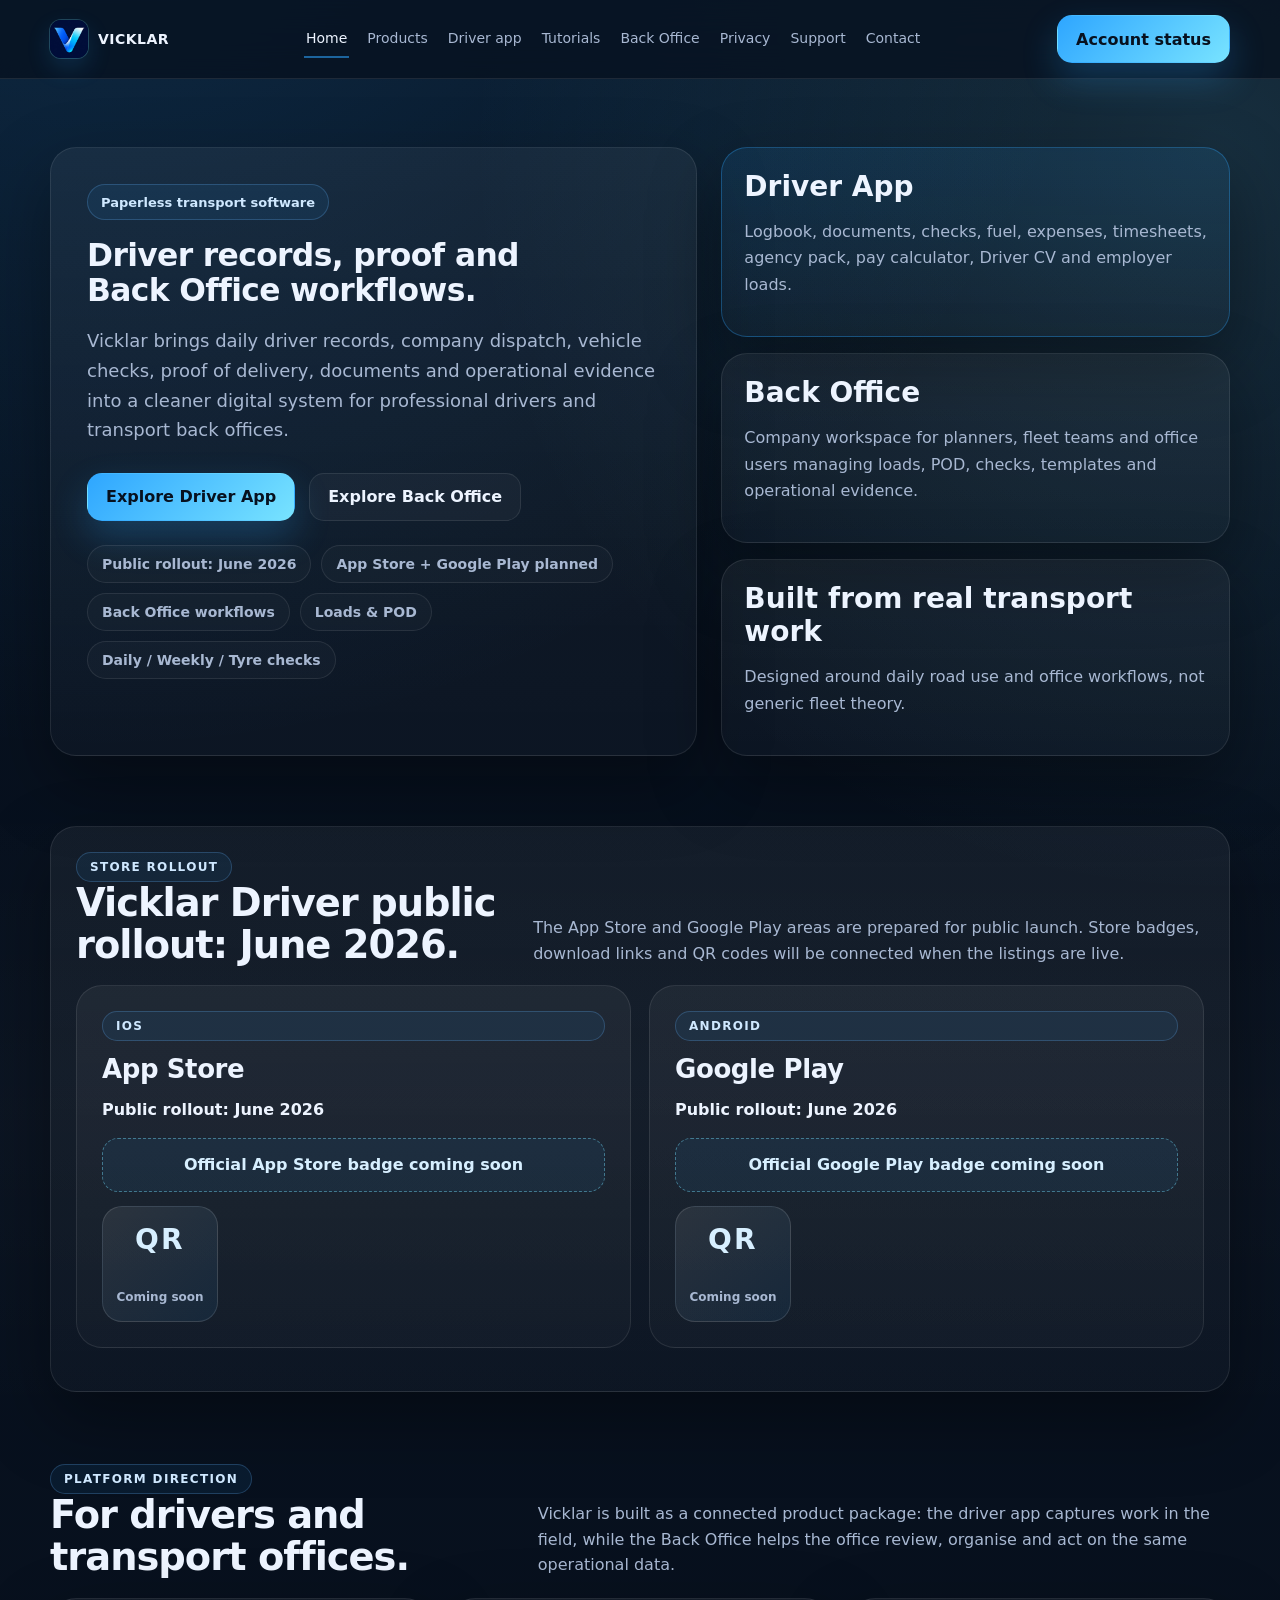
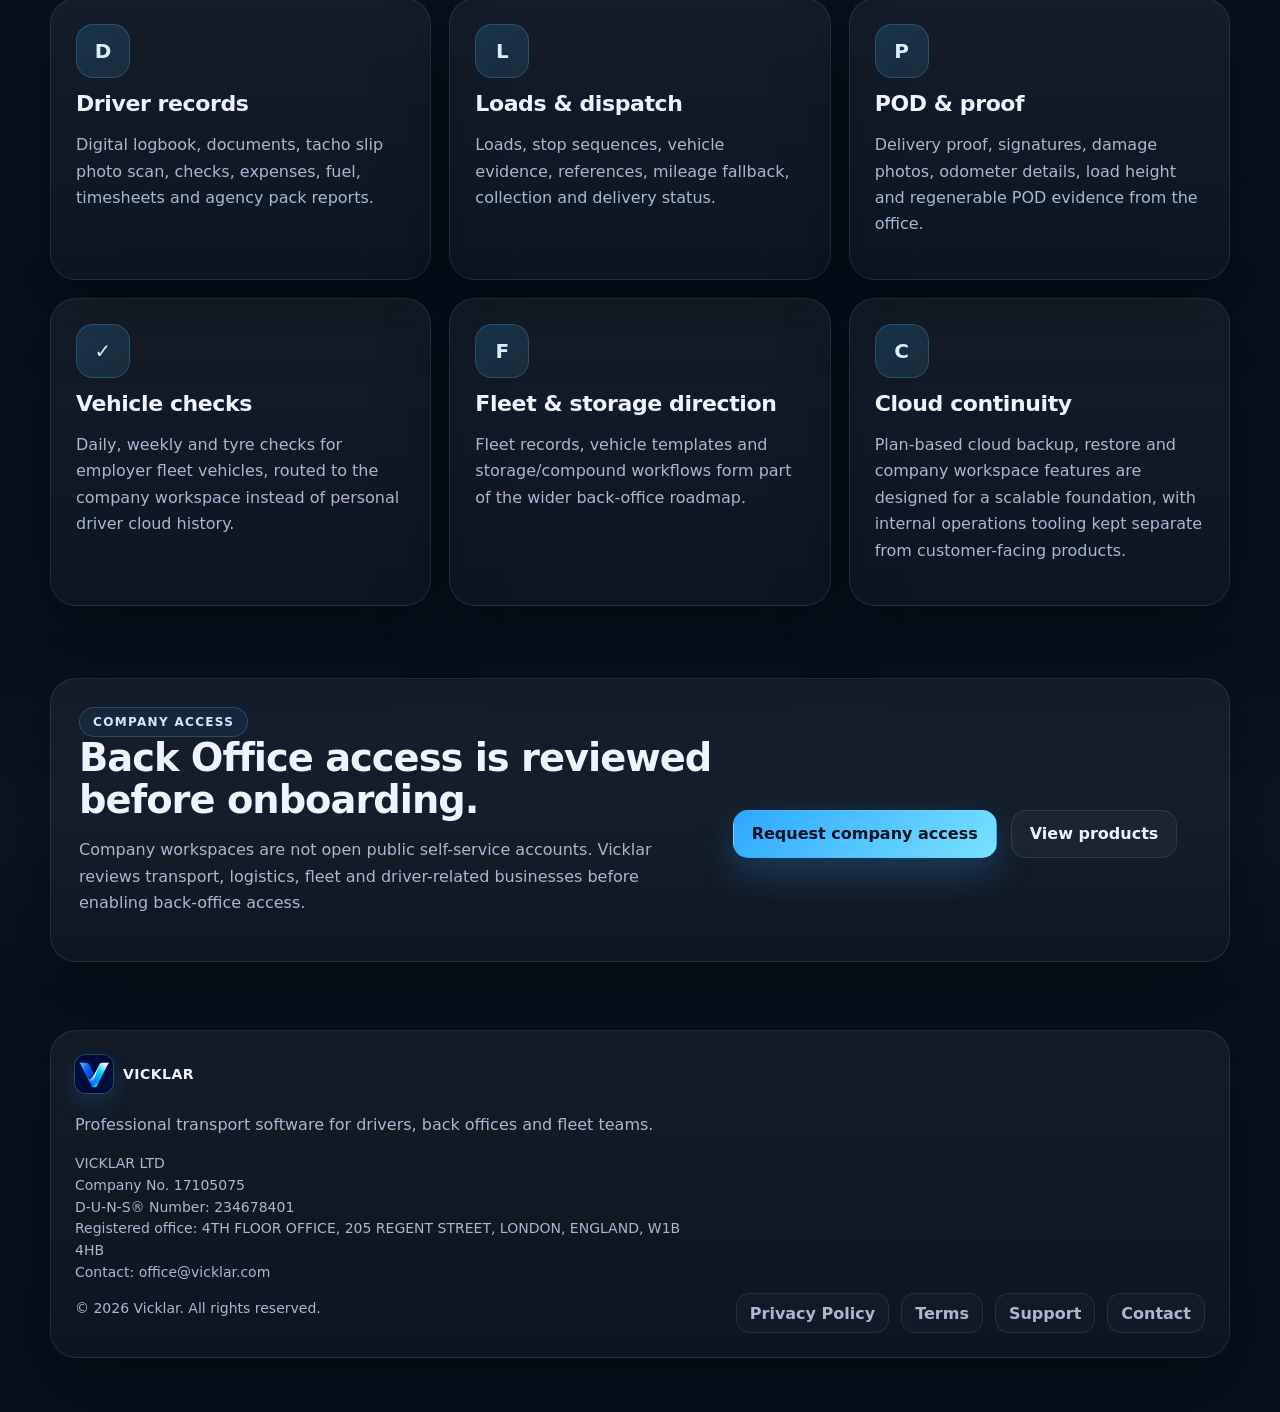
<file: index.html>
<!doctype html>
<html lang="en"><head><meta charset="utf-8"><meta name="viewport" content="width=device-width, initial-scale=1">
<title>Vicklar — Driver App and Back Office for transport teams</title><meta name="description" content="Vicklar builds professional transport software for drivers and back offices: Driver App, Back Office, loads, checks, POD, documents, cloud backup and operational evidence."><meta name="theme-color" content="#07111f">
<link rel="icon" href="assets/img/vicklar-app-icon.png" type="image/png"><link rel="apple-touch-icon" href="assets/img/vicklar-app-icon.png"><link rel="canonical" href="https://www.vicklar.com/index.html">
<meta property="og:title" content="Vicklar — Driver App and Back Office for transport teams"><meta property="og:description" content="Vicklar builds professional transport software for drivers and back offices: Driver App, Back Office, loads, checks, POD, documents, cloud backup and operational evidence."><meta property="og:type" content="website"><meta property="og:url" content="https://www.vicklar.com/index.html"><meta property="og:image" content="https://www.vicklar.com/assets/img/og-card.svg"><meta name="twitter:card" content="summary_large_image"><link rel="stylesheet" href="assets/css/style.css"></head><body>
<header class="site-header"><div class="wrap site-nav"><a class="brand" href="index.html" aria-label="Vicklar home"><img src="assets/img/vicklar-app-icon.png" alt="Vicklar logo"><span>VICKLAR</span></a><nav class="nav-links" aria-label="Primary navigation"><a href="index.html" aria-current="page">Home</a><a href="products.html" >Products</a><a href="vicklar-driver.html" >Driver app</a><a href="tutorials.html" >Tutorials</a><a href="back-office.html" >Back Office</a><a href="privacy-policy.html" >Privacy</a><a href="support.html" >Support</a><a href="contact.html" >Contact</a></nav><div class="nav-actions"><a class="btn btn-primary" href="account.html">Account status</a></div><button class="menu-toggle" data-menu-toggle aria-expanded="false" aria-label="Open menu">☰</button></div><div class="wrap mobile-menu" data-mobile-menu><div class="stack"><a class="btn btn-secondary" href="index.html" aria-current="page">Home</a><a class="btn btn-secondary" href="products.html" >Products</a><a class="btn btn-secondary" href="vicklar-driver.html" >Driver app</a><a class="btn btn-secondary" href="tutorials.html" >Tutorials</a><a class="btn btn-secondary" href="back-office.html" >Back Office</a><a class="btn btn-secondary" href="privacy-policy.html" >Privacy</a><a class="btn btn-secondary" href="support.html" >Support</a><a class="btn btn-secondary" href="contact.html" >Contact</a><a class="btn btn-primary" href="account.html">Account status</a></div></div></header><main>
<section class="hero"><div class="wrap hero-grid"><div class="hero-card hero-card-large"><div class="eyebrow">Paperless transport software</div><h1>Driver records, proof and Back Office workflows.</h1><p class="lead">Vicklar brings daily driver records, company dispatch, vehicle checks, proof of delivery, documents and operational evidence into a cleaner digital system for professional drivers and transport back offices.</p><div class="hero-actions"><a class="btn btn-primary" href="vicklar-driver.html">Explore Driver App</a><a class="btn btn-secondary" href="back-office.html">Explore Back Office</a></div><div class="badge-row"><span class="badge">Public rollout: June 2026</span><span class="badge">App Store + Google Play planned</span><span class="badge">Back Office workflows</span><span class="badge">Loads &amp; POD</span><span class="badge">Daily / Weekly / Tyre checks</span></div></div><div class="hero-side"><div class="metric metric-accent"><strong>Driver App</strong><p>Logbook, documents, checks, fuel, expenses, timesheets, agency pack, pay calculator, Driver CV and employer loads.</p></div><div class="metric"><strong>Back Office</strong><p>Company workspace for planners, fleet teams and office users managing loads, POD, checks, templates and operational evidence.</p></div><div class="metric"><strong>Built from real transport work</strong><p>Designed around daily road use and office workflows, not generic fleet theory.</p></div></div></div></section>
<section class="section section-alt"><div class="wrap page-card store-section"><div class="section-head"><div><span class="section-kicker">Store rollout</span><h2>Vicklar Driver public rollout: June 2026.</h2></div><p>The App Store and Google Play areas are prepared for public launch. Store badges, download links and QR codes will be connected when the listings are live.</p></div><div class="store-grid"><article class="feature-card store-card"><span class="section-kicker">iOS</span><h3>App Store</h3><p><strong>Public rollout: June 2026</strong></p><div class="store-placeholder">Official App Store badge coming soon</div><div class="qr-placeholder"><span>QR</span><small>Coming soon</small></div></article><article class="feature-card store-card"><span class="section-kicker">Android</span><h3>Google Play</h3><p><strong>Public rollout: June 2026</strong></p><div class="store-placeholder">Official Google Play badge coming soon</div><div class="qr-placeholder"><span>QR</span><small>Coming soon</small></div></article></div></div></section>
<section class="section"><div class="wrap section-head"><div><span class="section-kicker">Platform direction</span><h2>For drivers and transport offices.</h2></div><p>Vicklar is built as a connected product package: the driver app captures work in the field, while the Back Office helps the office review, organise and act on the same operational data.</p></div><div class="wrap grid-3"><article class="feature-card"><div class="feature-icon">D</div><h3>Driver records</h3><p>Digital logbook, documents, tacho slip photo scan, checks, expenses, fuel, timesheets and agency pack reports.</p></article><article class="feature-card"><div class="feature-icon">L</div><h3>Loads &amp; dispatch</h3><p>Loads, stop sequences, vehicle evidence, references, mileage fallback, collection and delivery status.</p></article><article class="feature-card"><div class="feature-icon">P</div><h3>POD &amp; proof</h3><p>Delivery proof, signatures, damage photos, odometer details, load height and regenerable POD evidence from the office.</p></article><article class="feature-card"><div class="feature-icon">✓</div><h3>Vehicle checks</h3><p>Daily, weekly and tyre checks for employer fleet vehicles, routed to the company workspace instead of personal driver cloud history.</p></article><article class="feature-card"><div class="feature-icon">F</div><h3>Fleet &amp; storage direction</h3><p>Fleet records, vehicle templates and storage/compound workflows form part of the wider back-office roadmap.</p></article><article class="feature-card"><div class="feature-icon">C</div><h3>Cloud continuity</h3><p>Plan-based cloud backup, restore and company workspace features are designed for a scalable foundation, with internal operations tooling kept separate from customer-facing products.</p></article></div></section>
<section class="section section-alt"><div class="wrap cta-panel"><div><span class="section-kicker">Company access</span><h2>Back Office access is reviewed before onboarding.</h2><p>Company workspaces are not open public self-service accounts. Vicklar reviews transport, logistics, fleet and driver-related businesses before enabling back-office access.</p></div><div class="hero-actions"><a class="btn btn-primary" href="mailto:office@vicklar.com?subject=Vicklar%20Back%20Office%20access%20request&body=Company%20name:%0ACompany%20website:%0ARegistered%20country:%0ATransport%20operation%20type:%0AEstimated%20drivers:%0AEstimated%20back-office%20users:%0AMessage:" data-mailto-fallback="office@vicklar.com">Request company access</a><a class="btn btn-secondary" href="products.html">View products</a></div></div></section>
</main><footer class="site-footer"><div class="wrap panel footer-grid"><div><a class="brand" href="index.html"><img src="assets/img/vicklar-app-icon.png" alt="Vicklar logo"><span>VICKLAR</span></a><p>Professional transport software for drivers, back offices and fleet teams.</p><p class="legal-small">VICKLAR LTD<br>Company No. 17105075<br>D-U-N-S® Number: 234678401<br>Registered office: 4TH FLOOR OFFICE, 205 REGENT STREET, LONDON, ENGLAND, W1B 4HB<br>Contact: <a href="mailto:office@vicklar.com" data-mailto-fallback="office@vicklar.com">office@vicklar.com</a></p><p class="legal-small">© <span data-current-year></span> Vicklar. All rights reserved.</p></div><div class="footer-links"><a href="privacy-policy.html">Privacy Policy</a><a href="terms-and-conditions.html">Terms</a><a href="support.html">Support</a><a href="contact.html">Contact</a></div></div></footer><script src="assets/js/site.js"></script></body></html>
</file>
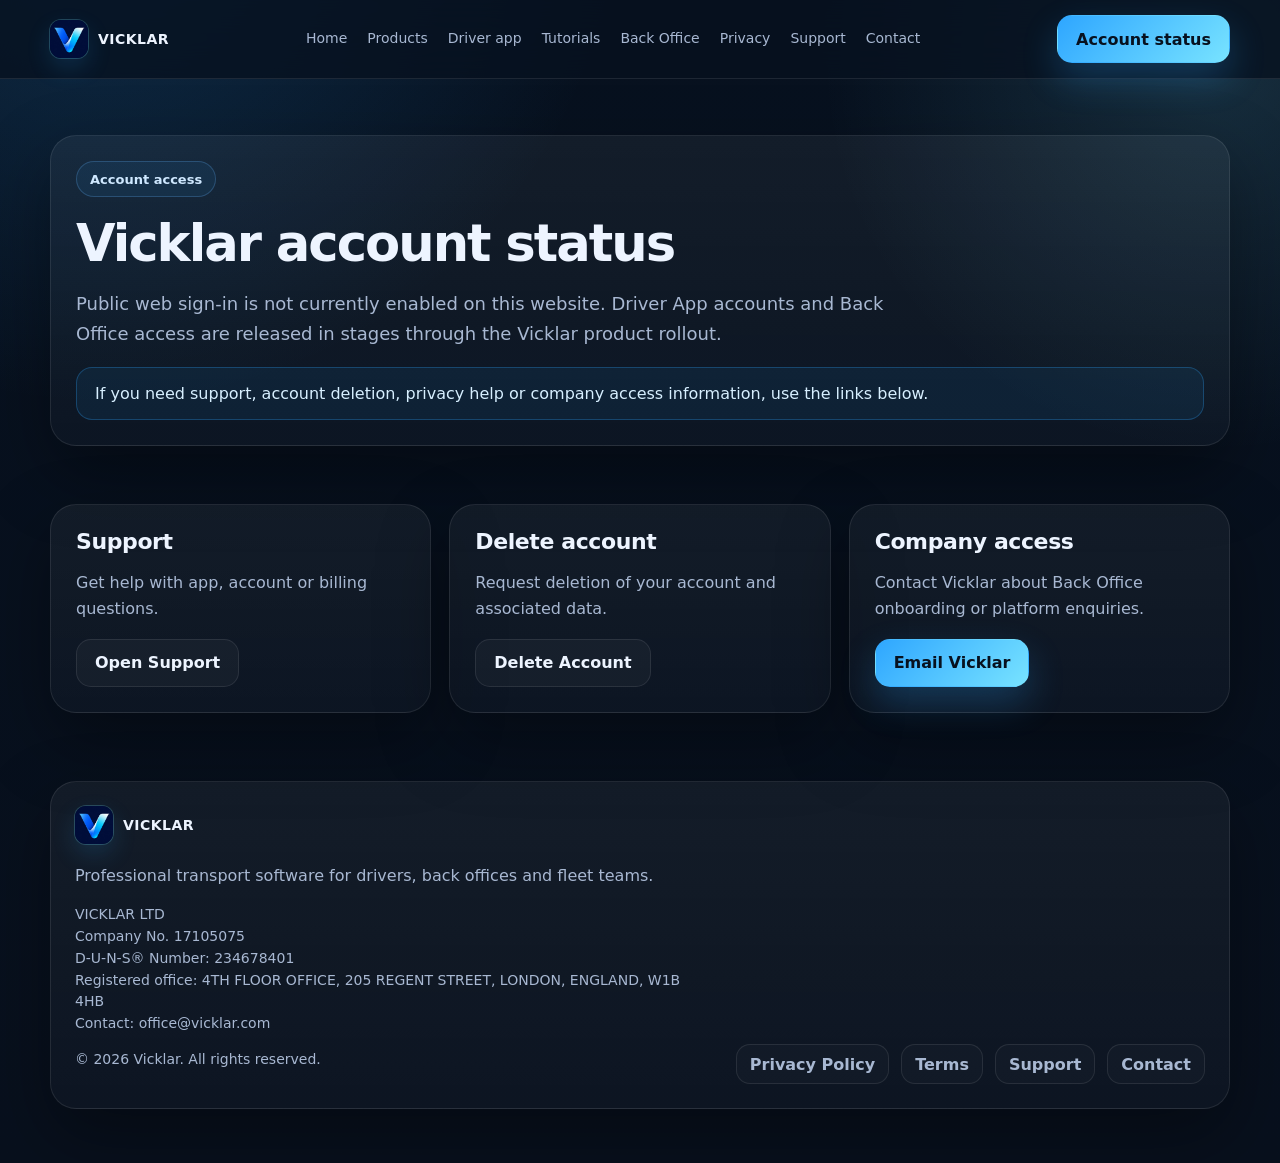
<file: account.html>
<!doctype html>
<html lang="en"><head><meta charset="utf-8"><meta name="viewport" content="width=device-width, initial-scale=1">
<title>Vicklar Account Status</title><meta name="description" content="Account access and support routes for Vicklar Driver App and Back Office."><meta name="theme-color" content="#07111f">
<link rel="icon" href="assets/img/vicklar-app-icon.png" type="image/png"><link rel="apple-touch-icon" href="assets/img/vicklar-app-icon.png"><link rel="canonical" href="https://www.vicklar.com/account.html">
<meta property="og:title" content="Vicklar Account Status"><meta property="og:description" content="Account access and support routes for Vicklar Driver App and Back Office."><meta property="og:type" content="website"><meta property="og:url" content="https://www.vicklar.com/account.html"><meta property="og:image" content="https://www.vicklar.com/assets/img/og-card.svg"><meta name="twitter:card" content="summary_large_image"><link rel="stylesheet" href="assets/css/style.css"></head><body>
<header class="site-header"><div class="wrap site-nav"><a class="brand" href="index.html" aria-label="Vicklar home"><img src="assets/img/vicklar-app-icon.png" alt="Vicklar logo"><span>VICKLAR</span></a><nav class="nav-links" aria-label="Primary navigation"><a href="index.html" >Home</a><a href="products.html" >Products</a><a href="vicklar-driver.html" >Driver app</a><a href="tutorials.html" >Tutorials</a><a href="back-office.html" >Back Office</a><a href="privacy-policy.html" >Privacy</a><a href="support.html" >Support</a><a href="contact.html" >Contact</a></nav><div class="nav-actions"><a class="btn btn-primary" href="account.html">Account status</a></div><button class="menu-toggle" data-menu-toggle aria-expanded="false" aria-label="Open menu">☰</button></div><div class="wrap mobile-menu" data-mobile-menu><div class="stack"><a class="btn btn-secondary" href="index.html" >Home</a><a class="btn btn-secondary" href="products.html" >Products</a><a class="btn btn-secondary" href="vicklar-driver.html" >Driver app</a><a class="btn btn-secondary" href="tutorials.html" >Tutorials</a><a class="btn btn-secondary" href="back-office.html" >Back Office</a><a class="btn btn-secondary" href="privacy-policy.html" >Privacy</a><a class="btn btn-secondary" href="support.html" >Support</a><a class="btn btn-secondary" href="contact.html" >Contact</a><a class="btn btn-primary" href="account.html">Account status</a></div></div></header><main><section class="page-hero"><div class="wrap page-card"><div class="eyebrow">Account access</div><h1>Vicklar account status</h1><p class="lead">Public web sign-in is not currently enabled on this website. Driver App accounts and Back Office access are released in stages through the Vicklar product rollout.</p><div class="notice alt">If you need support, account deletion, privacy help or company access information, use the links below.</div></div></section><section class="section"><div class="wrap grid-3"><article class="feature-card"><h3>Support</h3><p>Get help with app, account or billing questions.</p><a class="btn btn-secondary" href="support.html">Open Support</a></article><article class="feature-card"><h3>Delete account</h3><p>Request deletion of your account and associated data.</p><a class="btn btn-secondary" href="delete-account.html">Delete Account</a></article><article class="feature-card"><h3>Company access</h3><p>Contact Vicklar about Back Office onboarding or platform enquiries.</p><a class="btn btn-primary" href="mailto:office@vicklar.com?subject=Vicklar%20company%20access%20enquiry" data-mailto-fallback="office@vicklar.com">Email Vicklar</a></article></div></section></main><footer class="site-footer"><div class="wrap panel footer-grid"><div><a class="brand" href="index.html"><img src="assets/img/vicklar-app-icon.png" alt="Vicklar logo"><span>VICKLAR</span></a><p>Professional transport software for drivers, back offices and fleet teams.</p><p class="legal-small">VICKLAR LTD<br>Company No. 17105075<br>D-U-N-S® Number: 234678401<br>Registered office: 4TH FLOOR OFFICE, 205 REGENT STREET, LONDON, ENGLAND, W1B 4HB<br>Contact: <a href="mailto:office@vicklar.com" data-mailto-fallback="office@vicklar.com">office@vicklar.com</a></p><p class="legal-small">© <span data-current-year></span> Vicklar. All rights reserved.</p></div><div class="footer-links"><a href="privacy-policy.html">Privacy Policy</a><a href="terms-and-conditions.html">Terms</a><a href="support.html">Support</a><a href="contact.html">Contact</a></div></div></footer><script src="assets/js/site.js"></script></body></html>
</file>
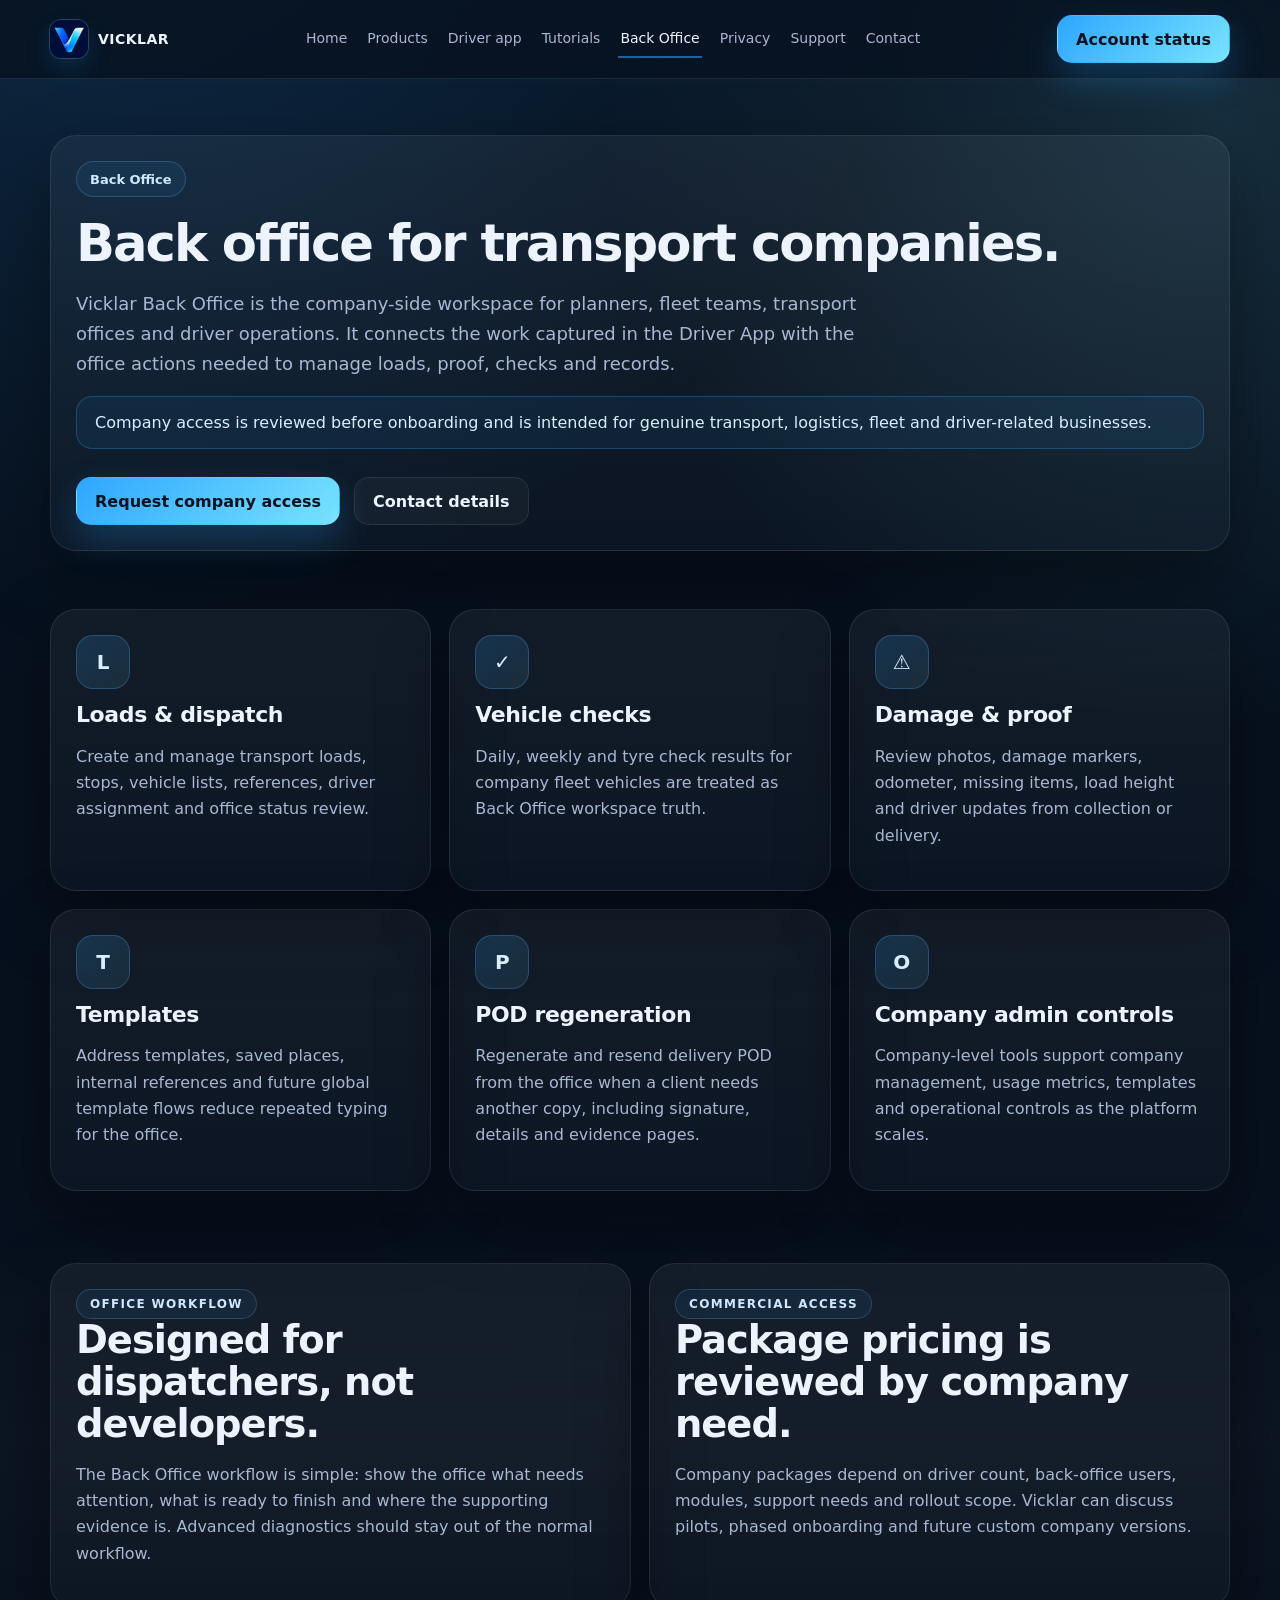
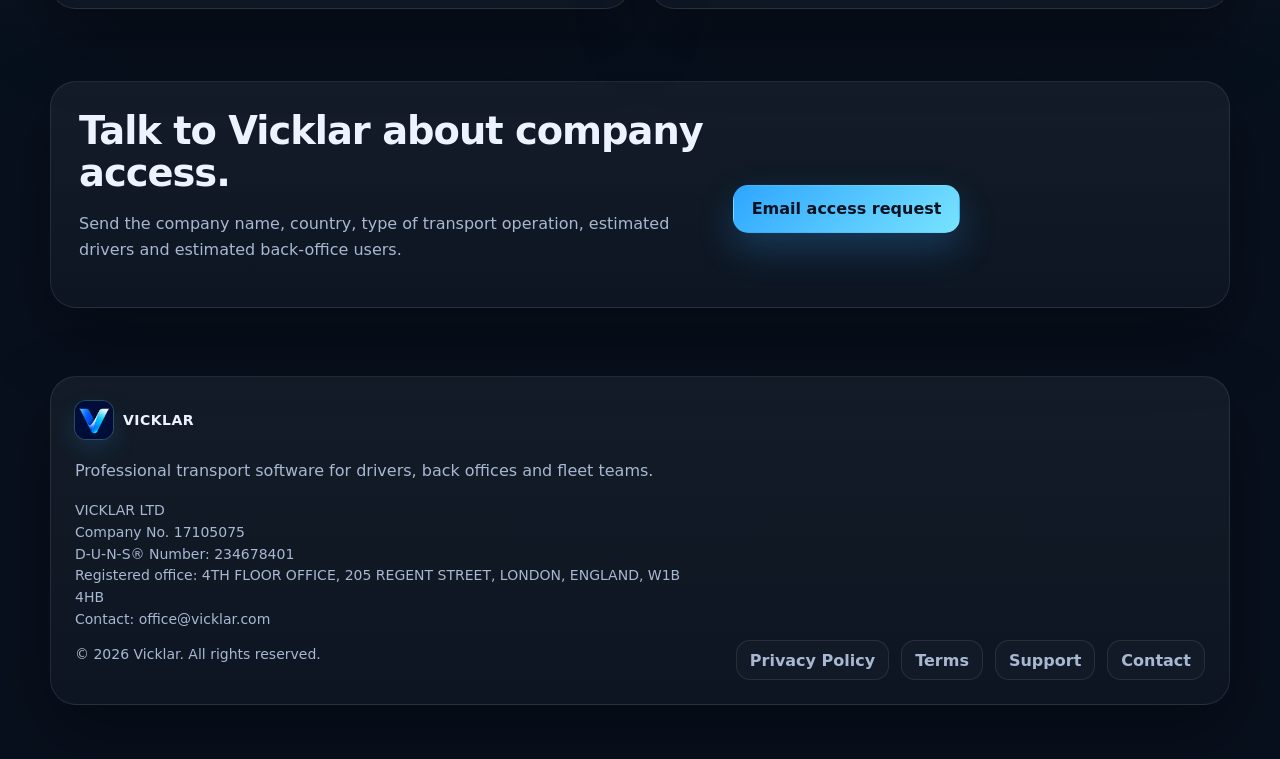
<file: back-office.html>
<!doctype html>
<html lang="en"><head><meta charset="utf-8"><meta name="viewport" content="width=device-width, initial-scale=1">
<title>Vicklar Back Office — Back office for transport companies</title><meta name="description" content="Vicklar Back Office is the company-side back office for transport businesses: loads, POD, proof, checks, templates, fleet records and operational evidence."><meta name="theme-color" content="#07111f">
<link rel="icon" href="assets/img/vicklar-app-icon.png" type="image/png"><link rel="apple-touch-icon" href="assets/img/vicklar-app-icon.png"><link rel="canonical" href="https://www.vicklar.com/back-office.html">
<meta property="og:title" content="Vicklar Back Office — Back office for transport companies"><meta property="og:description" content="Vicklar Back Office is the company-side back office for transport businesses: loads, POD, proof, checks, templates, fleet records and operational evidence."><meta property="og:type" content="website"><meta property="og:url" content="https://www.vicklar.com/back-office.html"><meta property="og:image" content="https://www.vicklar.com/assets/img/og-card.svg"><meta name="twitter:card" content="summary_large_image"><link rel="stylesheet" href="assets/css/style.css"></head><body>
<header class="site-header"><div class="wrap site-nav"><a class="brand" href="index.html" aria-label="Vicklar home"><img src="assets/img/vicklar-app-icon.png" alt="Vicklar logo"><span>VICKLAR</span></a><nav class="nav-links" aria-label="Primary navigation"><a href="index.html" >Home</a><a href="products.html" >Products</a><a href="vicklar-driver.html" >Driver app</a><a href="tutorials.html" >Tutorials</a><a href="back-office.html" aria-current="page">Back Office</a><a href="privacy-policy.html" >Privacy</a><a href="support.html" >Support</a><a href="contact.html" >Contact</a></nav><div class="nav-actions"><a class="btn btn-primary" href="account.html">Account status</a></div><button class="menu-toggle" data-menu-toggle aria-expanded="false" aria-label="Open menu">☰</button></div><div class="wrap mobile-menu" data-mobile-menu><div class="stack"><a class="btn btn-secondary" href="index.html" >Home</a><a class="btn btn-secondary" href="products.html" >Products</a><a class="btn btn-secondary" href="vicklar-driver.html" >Driver app</a><a class="btn btn-secondary" href="tutorials.html" >Tutorials</a><a class="btn btn-secondary" href="back-office.html" aria-current="page">Back Office</a><a class="btn btn-secondary" href="privacy-policy.html" >Privacy</a><a class="btn btn-secondary" href="support.html" >Support</a><a class="btn btn-secondary" href="contact.html" >Contact</a><a class="btn btn-primary" href="account.html">Account status</a></div></div></header><main>
<section class="page-hero"><div class="wrap page-card"><div class="eyebrow">Back Office</div><h1>Back office for transport companies.</h1><p class="lead">Vicklar Back Office is the company-side workspace for planners, fleet teams, transport offices and driver operations. It connects the work captured in the Driver App with the office actions needed to manage loads, proof, checks and records.</p><div class="notice alt">Company access is reviewed before onboarding and is intended for genuine transport, logistics, fleet and driver-related businesses.</div><div class="hero-actions"><a class="btn btn-primary" href="mailto:office@vicklar.com?subject=Vicklar%20Back%20Office%20access%20request&body=Company%20name:%0ACompany%20website:%0ARegistered%20country:%0ATransport%20operation%20type:%0AEstimated%20drivers:%0AEstimated%20back-office%20users:%0AMessage:" data-mailto-fallback="office@vicklar.com">Request company access</a><a class="btn btn-secondary" href="contact.html">Contact details</a></div></div></section>
<section class="section"><div class="wrap grid-3"><article class="feature-card"><div class="feature-icon">L</div><h3>Loads &amp; dispatch</h3><p>Create and manage transport loads, stops, vehicle lists, references, driver assignment and office status review.</p></article><article class="feature-card"><div class="feature-icon">✓</div><h3>Vehicle checks</h3><p>Daily, weekly and tyre check results for company fleet vehicles are treated as Back Office workspace truth.</p></article><article class="feature-card"><div class="feature-icon">⚠</div><h3>Damage &amp; proof</h3><p>Review photos, damage markers, odometer, missing items, load height and driver updates from collection or delivery.</p></article><article class="feature-card"><div class="feature-icon">T</div><h3>Templates</h3><p>Address templates, saved places, internal references and future global template flows reduce repeated typing for the office.</p></article><article class="feature-card"><div class="feature-icon">P</div><h3>POD regeneration</h3><p>Regenerate and resend delivery POD from the office when a client needs another copy, including signature, details and evidence pages.</p></article><article class="feature-card"><div class="feature-icon">O</div><h3>Company admin controls</h3><p>Company-level tools support company management, usage metrics, templates and operational controls as the platform scales.</p></article></div></section>
<section class="section section-alt"><div class="wrap grid-2"><article class="feature-card"><span class="section-kicker">Office workflow</span><h2>Designed for dispatchers, not developers.</h2><p>The Back Office workflow is simple: show the office what needs attention, what is ready to finish and where the supporting evidence is. Advanced diagnostics should stay out of the normal workflow.</p></article><article class="feature-card"><span class="section-kicker">Commercial access</span><h2>Package pricing is reviewed by company need.</h2><p>Company packages depend on driver count, back-office users, modules, support needs and rollout scope. Vicklar can discuss pilots, phased onboarding and future custom company versions.</p></article></div></section>
<section class="section"><div class="wrap cta-panel"><div><h2>Talk to Vicklar about company access.</h2><p>Send the company name, country, type of transport operation, estimated drivers and estimated back-office users.</p></div><div class="hero-actions"><a class="btn btn-primary" href="mailto:office@vicklar.com?subject=Vicklar%20Back%20Office%20access%20request&body=Company%20name:%0ACompany%20website:%0ARegistered%20country:%0ATransport%20operation%20type:%0AEstimated%20drivers:%0AEstimated%20back-office%20users:%0AMessage:" data-mailto-fallback="office@vicklar.com">Email access request</a></div></div></section>
</main><footer class="site-footer"><div class="wrap panel footer-grid"><div><a class="brand" href="index.html"><img src="assets/img/vicklar-app-icon.png" alt="Vicklar logo"><span>VICKLAR</span></a><p>Professional transport software for drivers, back offices and fleet teams.</p><p class="legal-small">VICKLAR LTD<br>Company No. 17105075<br>D-U-N-S® Number: 234678401<br>Registered office: 4TH FLOOR OFFICE, 205 REGENT STREET, LONDON, ENGLAND, W1B 4HB<br>Contact: <a href="mailto:office@vicklar.com" data-mailto-fallback="office@vicklar.com">office@vicklar.com</a></p><p class="legal-small">© <span data-current-year></span> Vicklar. All rights reserved.</p></div><div class="footer-links"><a href="privacy-policy.html">Privacy Policy</a><a href="terms-and-conditions.html">Terms</a><a href="support.html">Support</a><a href="contact.html">Contact</a></div></div></footer><script src="assets/js/site.js"></script></body></html>
</file>
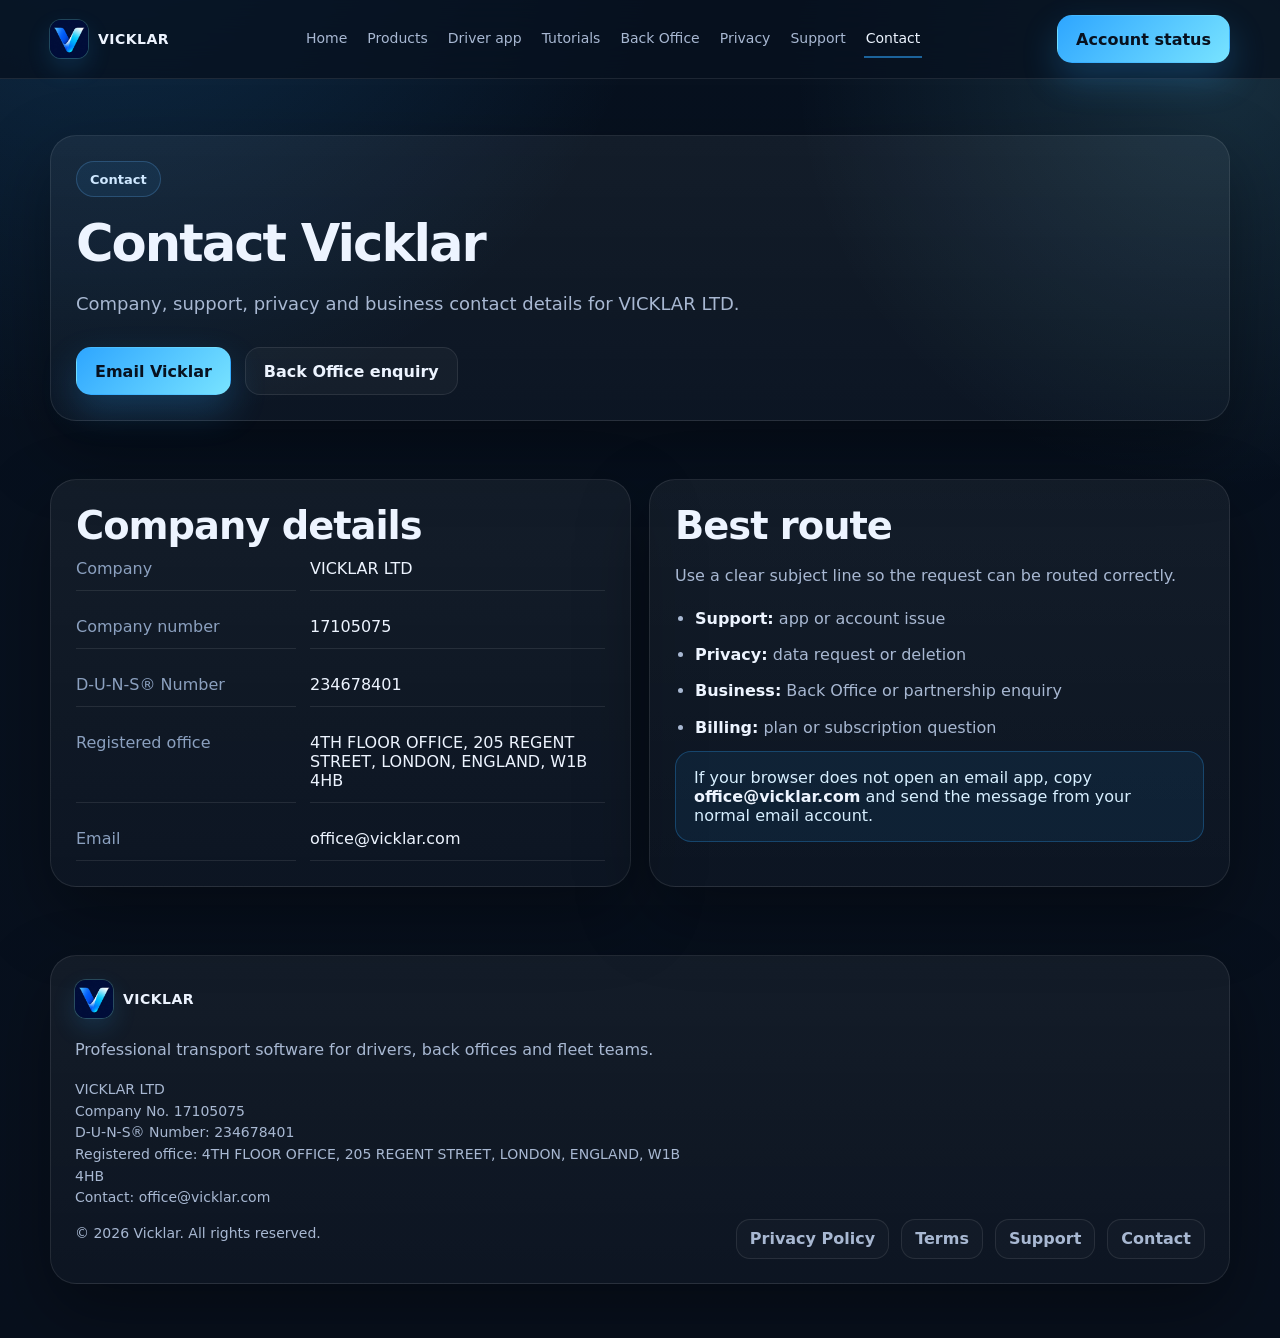
<file: contact.html>
<!doctype html>
<html lang="en"><head><meta charset="utf-8"><meta name="viewport" content="width=device-width, initial-scale=1">
<title>Vicklar Contact</title><meta name="description" content="Public contact and company details for VICKLAR LTD."><meta name="theme-color" content="#07111f">
<link rel="icon" href="assets/img/vicklar-app-icon.png" type="image/png"><link rel="apple-touch-icon" href="assets/img/vicklar-app-icon.png"><link rel="canonical" href="https://www.vicklar.com/contact.html">
<meta property="og:title" content="Vicklar Contact"><meta property="og:description" content="Public contact and company details for VICKLAR LTD."><meta property="og:type" content="website"><meta property="og:url" content="https://www.vicklar.com/contact.html"><meta property="og:image" content="https://www.vicklar.com/assets/img/og-card.svg"><meta name="twitter:card" content="summary_large_image"><link rel="stylesheet" href="assets/css/style.css"></head><body>
<header class="site-header"><div class="wrap site-nav"><a class="brand" href="index.html" aria-label="Vicklar home"><img src="assets/img/vicklar-app-icon.png" alt="Vicklar logo"><span>VICKLAR</span></a><nav class="nav-links" aria-label="Primary navigation"><a href="index.html" >Home</a><a href="products.html" >Products</a><a href="vicklar-driver.html" >Driver app</a><a href="tutorials.html" >Tutorials</a><a href="back-office.html" >Back Office</a><a href="privacy-policy.html" >Privacy</a><a href="support.html" >Support</a><a href="contact.html" aria-current="page">Contact</a></nav><div class="nav-actions"><a class="btn btn-primary" href="account.html">Account status</a></div><button class="menu-toggle" data-menu-toggle aria-expanded="false" aria-label="Open menu">☰</button></div><div class="wrap mobile-menu" data-mobile-menu><div class="stack"><a class="btn btn-secondary" href="index.html" >Home</a><a class="btn btn-secondary" href="products.html" >Products</a><a class="btn btn-secondary" href="vicklar-driver.html" >Driver app</a><a class="btn btn-secondary" href="tutorials.html" >Tutorials</a><a class="btn btn-secondary" href="back-office.html" >Back Office</a><a class="btn btn-secondary" href="privacy-policy.html" >Privacy</a><a class="btn btn-secondary" href="support.html" >Support</a><a class="btn btn-secondary" href="contact.html" aria-current="page">Contact</a><a class="btn btn-primary" href="account.html">Account status</a></div></div></header><main><section class="page-hero"><div class="wrap page-card"><div class="eyebrow">Contact</div><h1>Contact Vicklar</h1><p class="lead">Company, support, privacy and business contact details for VICKLAR LTD.</p><div class="hero-actions"><a class="btn btn-primary" href="mailto:office@vicklar.com?subject=Vicklar%20contact%20request" data-mailto-fallback="office@vicklar.com">Email Vicklar</a><a class="btn btn-secondary" href="mailto:office@vicklar.com?subject=Vicklar%20Back%20Office%20enquiry" data-mailto-fallback="office@vicklar.com">Back Office enquiry</a></div></div></section><section class="section"><div class="wrap grid-2"><article class="feature-card"><h2>Company details</h2><div class="kv"><div class="soft">Company</div><div>VICKLAR LTD</div><div class="soft">Company number</div><div>17105075</div><div class="soft">D-U-N-S® Number</div><div>234678401</div><div class="soft">Registered office</div><div>4TH FLOOR OFFICE, 205 REGENT STREET, LONDON, ENGLAND, W1B 4HB</div><div class="soft">Email</div><div><a href="mailto:office@vicklar.com" data-mailto-fallback="office@vicklar.com">office@vicklar.com</a></div></div></article><article class="feature-card"><h2>Best route</h2><p>Use a clear subject line so the request can be routed correctly.</p><ul class="check-list"><li><strong>Support:</strong> app or account issue</li><li><strong>Privacy:</strong> data request or deletion</li><li><strong>Business:</strong> Back Office or partnership enquiry</li><li><strong>Billing:</strong> plan or subscription question</li></ul><div class="notice alt">If your browser does not open an email app, copy <strong>office@vicklar.com</strong> and send the message from your normal email account.</div></article></div></section></main><footer class="site-footer"><div class="wrap panel footer-grid"><div><a class="brand" href="index.html"><img src="assets/img/vicklar-app-icon.png" alt="Vicklar logo"><span>VICKLAR</span></a><p>Professional transport software for drivers, back offices and fleet teams.</p><p class="legal-small">VICKLAR LTD<br>Company No. 17105075<br>D-U-N-S® Number: 234678401<br>Registered office: 4TH FLOOR OFFICE, 205 REGENT STREET, LONDON, ENGLAND, W1B 4HB<br>Contact: <a href="mailto:office@vicklar.com" data-mailto-fallback="office@vicklar.com">office@vicklar.com</a></p><p class="legal-small">© <span data-current-year></span> Vicklar. All rights reserved.</p></div><div class="footer-links"><a href="privacy-policy.html">Privacy Policy</a><a href="terms-and-conditions.html">Terms</a><a href="support.html">Support</a><a href="contact.html">Contact</a></div></div></footer><script src="assets/js/site.js"></script></body></html>
</file>
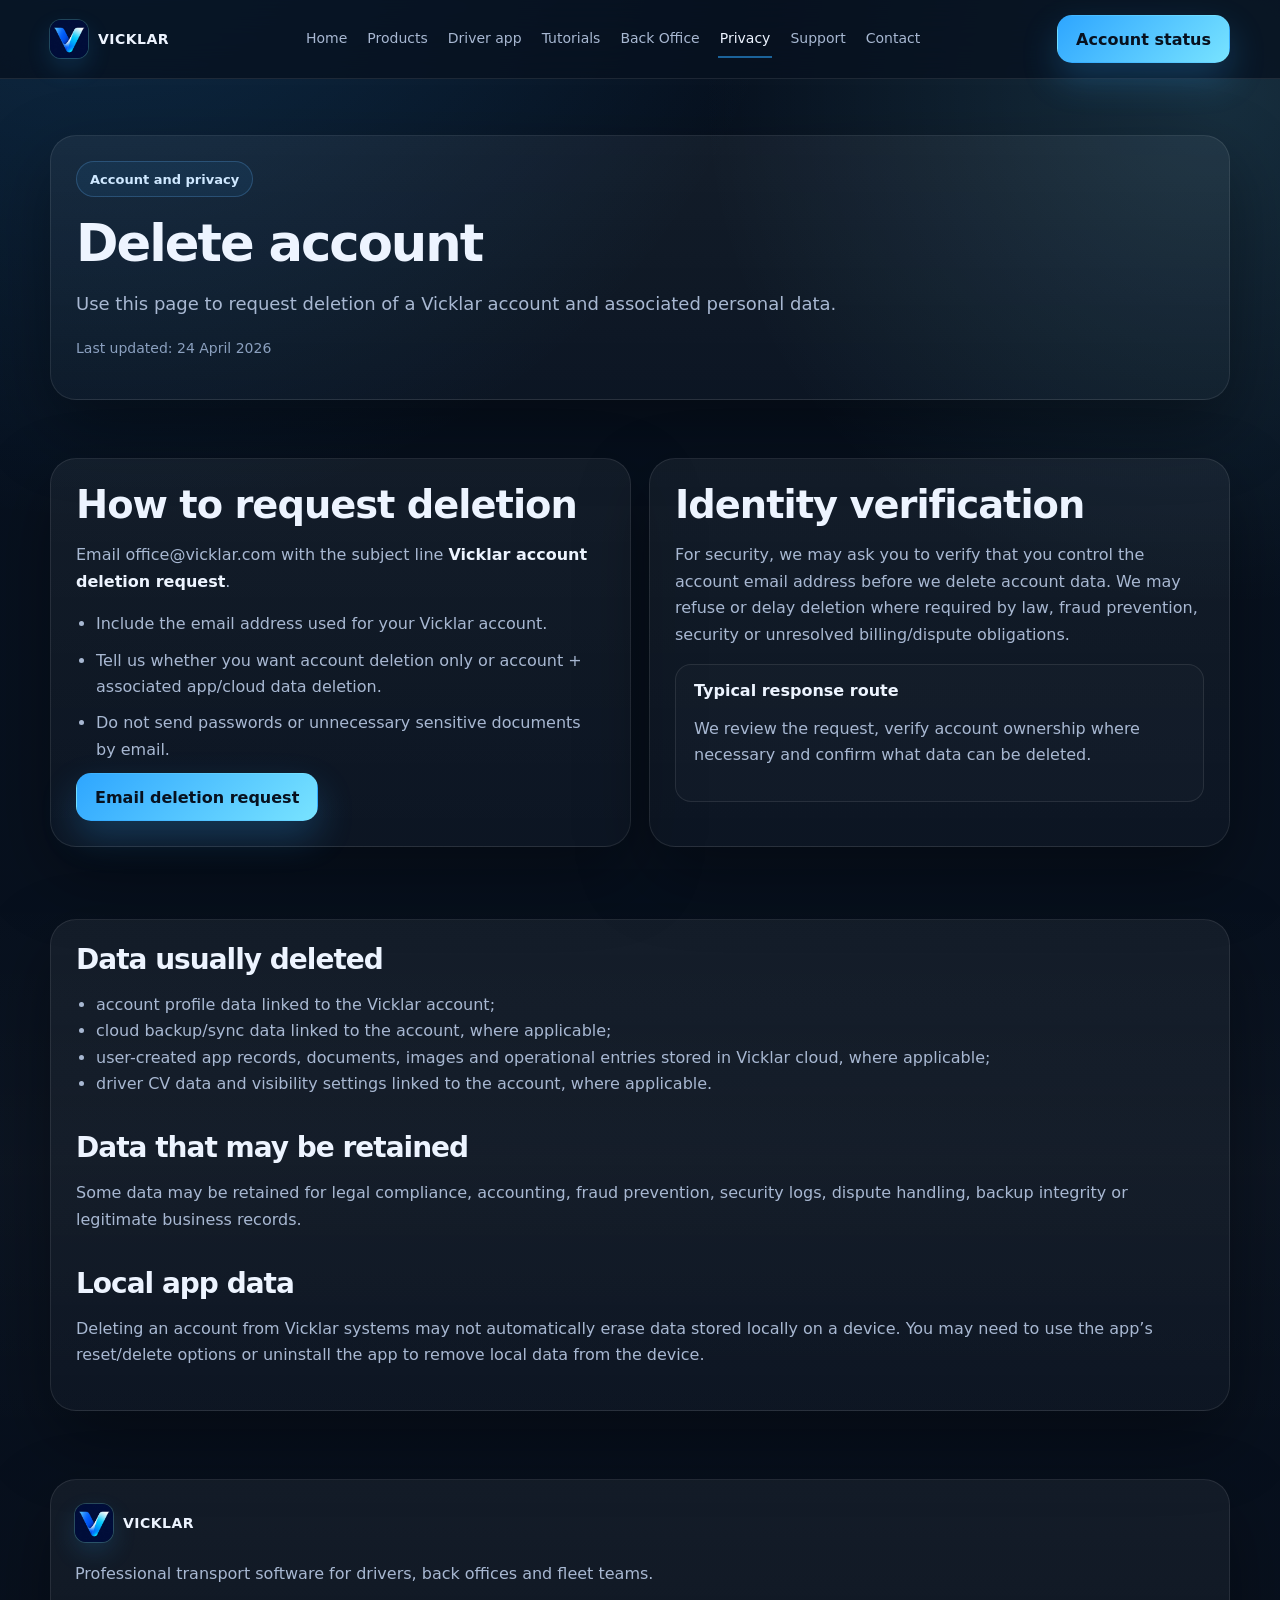
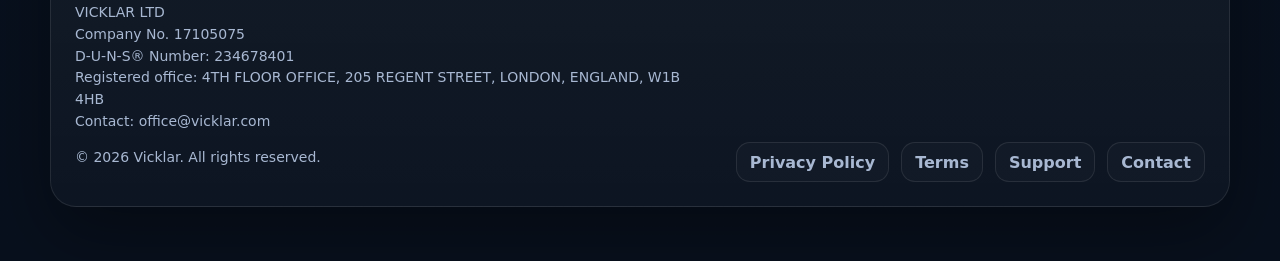
<file: delete-account.html>
<!doctype html>
<html lang="en"><head><meta charset="utf-8"><meta name="viewport" content="width=device-width, initial-scale=1">
<title>Vicklar — Delete Account and Data</title><meta name="description" content="How to request deletion of a Vicklar account and associated personal data."><meta name="theme-color" content="#07111f">
<link rel="icon" href="assets/img/vicklar-app-icon.png" type="image/png"><link rel="apple-touch-icon" href="assets/img/vicklar-app-icon.png"><link rel="canonical" href="https://www.vicklar.com/delete-account.html">
<meta property="og:title" content="Vicklar — Delete Account and Data"><meta property="og:description" content="How to request deletion of a Vicklar account and associated personal data."><meta property="og:type" content="website"><meta property="og:url" content="https://www.vicklar.com/delete-account.html"><meta property="og:image" content="https://www.vicklar.com/assets/img/og-card.svg"><meta name="twitter:card" content="summary_large_image"><link rel="stylesheet" href="assets/css/style.css"></head><body>
<header class="site-header"><div class="wrap site-nav"><a class="brand" href="index.html" aria-label="Vicklar home"><img src="assets/img/vicklar-app-icon.png" alt="Vicklar logo"><span>VICKLAR</span></a><nav class="nav-links" aria-label="Primary navigation"><a href="index.html" >Home</a><a href="products.html" >Products</a><a href="vicklar-driver.html" >Driver app</a><a href="tutorials.html" >Tutorials</a><a href="back-office.html" >Back Office</a><a href="privacy-policy.html" aria-current="page">Privacy</a><a href="support.html" >Support</a><a href="contact.html" >Contact</a></nav><div class="nav-actions"><a class="btn btn-primary" href="account.html">Account status</a></div><button class="menu-toggle" data-menu-toggle aria-expanded="false" aria-label="Open menu">☰</button></div><div class="wrap mobile-menu" data-mobile-menu><div class="stack"><a class="btn btn-secondary" href="index.html" >Home</a><a class="btn btn-secondary" href="products.html" >Products</a><a class="btn btn-secondary" href="vicklar-driver.html" >Driver app</a><a class="btn btn-secondary" href="tutorials.html" >Tutorials</a><a class="btn btn-secondary" href="back-office.html" >Back Office</a><a class="btn btn-secondary" href="privacy-policy.html" aria-current="page">Privacy</a><a class="btn btn-secondary" href="support.html" >Support</a><a class="btn btn-secondary" href="contact.html" >Contact</a><a class="btn btn-primary" href="account.html">Account status</a></div></div></header>
<main><section class="page-hero"><div class="wrap page-card"><div class="eyebrow">Account and privacy</div><h1>Delete account</h1><p class="lead">Use this page to request deletion of a Vicklar account and associated personal data.</p><p class="meta">Last updated: 24 April 2026</p></div></section><section class="section"><div class="wrap grid-2"><article class="feature-card"><h2>How to request deletion</h2><p>Email <a href="mailto:office@vicklar.com?subject=Vicklar%20account%20deletion%20request&body=Hello%20Vicklar%2C%0A%0AI%20would%20like%20to%20request%20deletion%20of%20my%20Vicklar%20account.%0A%0AAccount%20email%3A%20%0ARequest%20type%3A%20Account%20deletion%20%2F%20Account%20and%20associated%20app%20data%20deletion%0A%0AThank%20you." data-mailto-fallback="office@vicklar.com">office@vicklar.com</a> with the subject line <strong>Vicklar account deletion request</strong>.</p><ul class="check-list"><li>Include the email address used for your Vicklar account.</li><li>Tell us whether you want account deletion only or account + associated app/cloud data deletion.</li><li>Do not send passwords or unnecessary sensitive documents by email.</li></ul><a class="btn btn-primary" href="mailto:office@vicklar.com?subject=Vicklar%20account%20deletion%20request&body=Hello%20Vicklar%2C%0A%0AI%20would%20like%20to%20request%20deletion%20of%20my%20Vicklar%20account.%0A%0AAccount%20email%3A%20%0ARequest%20type%3A%20Account%20deletion%20%2F%20Account%20and%20associated%20app%20data%20deletion%0A%0AThank%20you." data-mailto-fallback="office@vicklar.com">Email deletion request</a></article><article class="feature-card"><h2>Identity verification</h2><p>For security, we may ask you to verify that you control the account email address before we delete account data. We may refuse or delay deletion where required by law, fraud prevention, security or unresolved billing/dispute obligations.</p><div class="callout"><strong>Typical response route</strong><p class="muted">We review the request, verify account ownership where necessary and confirm what data can be deleted.</p></div></article></div></section><section class="section section-alt"><div class="wrap page-card"><div class="content-stack"><section><h2>Data usually deleted</h2><ul><li>account profile data linked to the Vicklar account;</li><li>cloud backup/sync data linked to the account, where applicable;</li><li>user-created app records, documents, images and operational entries stored in Vicklar cloud, where applicable;</li><li>driver CV data and visibility settings linked to the account, where applicable.</li></ul></section><section><h2>Data that may be retained</h2><p>Some data may be retained for legal compliance, accounting, fraud prevention, security logs, dispute handling, backup integrity or legitimate business records.</p></section><section><h2>Local app data</h2><p>Deleting an account from Vicklar systems may not automatically erase data stored locally on a device. You may need to use the app’s reset/delete options or uninstall the app to remove local data from the device.</p></section></div></div></section></main>
<footer class="site-footer"><div class="wrap panel footer-grid"><div><a class="brand" href="index.html"><img src="assets/img/vicklar-app-icon.png" alt="Vicklar logo"><span>VICKLAR</span></a><p>Professional transport software for drivers, back offices and fleet teams.</p><p class="legal-small">VICKLAR LTD<br>Company No. 17105075<br>D-U-N-S® Number: 234678401<br>Registered office: 4TH FLOOR OFFICE, 205 REGENT STREET, LONDON, ENGLAND, W1B 4HB<br>Contact: <a href="mailto:office@vicklar.com" data-mailto-fallback="office@vicklar.com">office@vicklar.com</a></p><p class="legal-small">© <span data-current-year></span> Vicklar. All rights reserved.</p></div><div class="footer-links"><a href="privacy-policy.html">Privacy Policy</a><a href="terms-and-conditions.html">Terms</a><a href="support.html">Support</a><a href="contact.html">Contact</a></div></div></footer><script src="assets/js/site.js"></script></body></html>
</file>
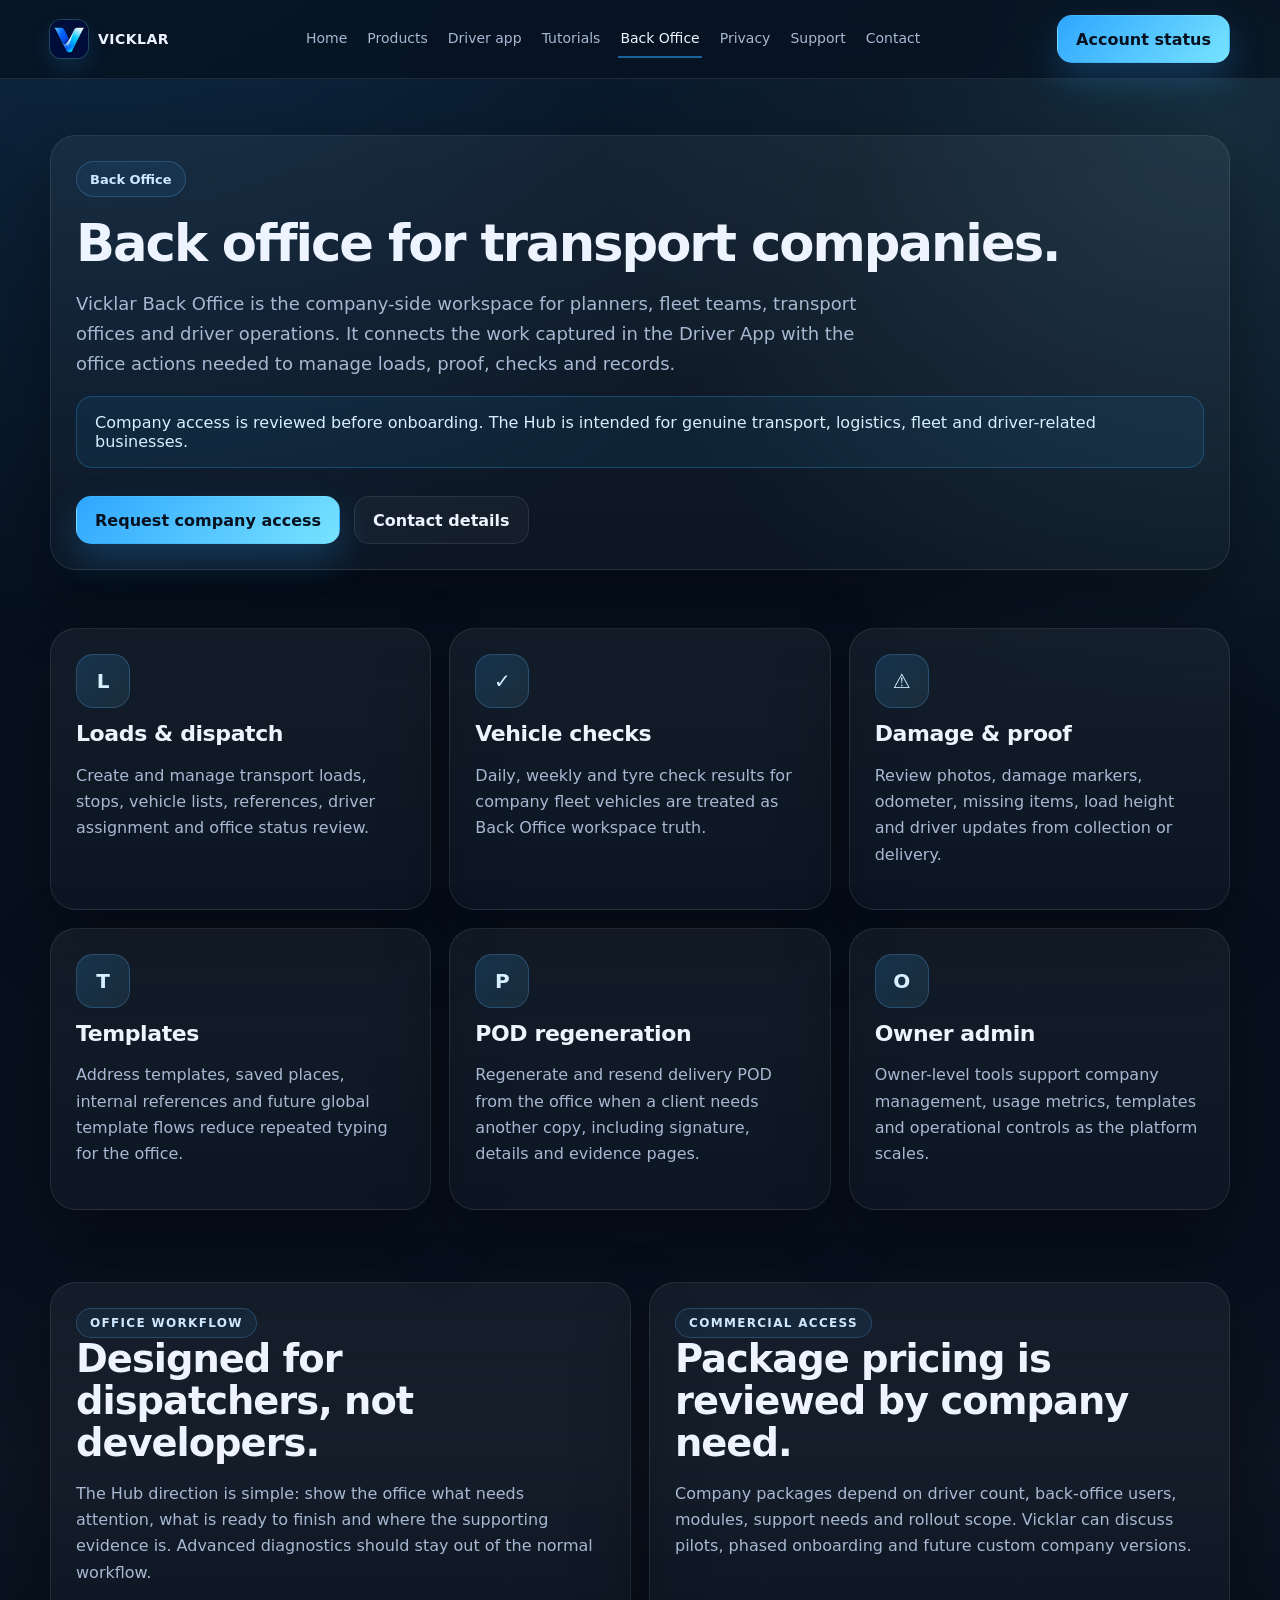
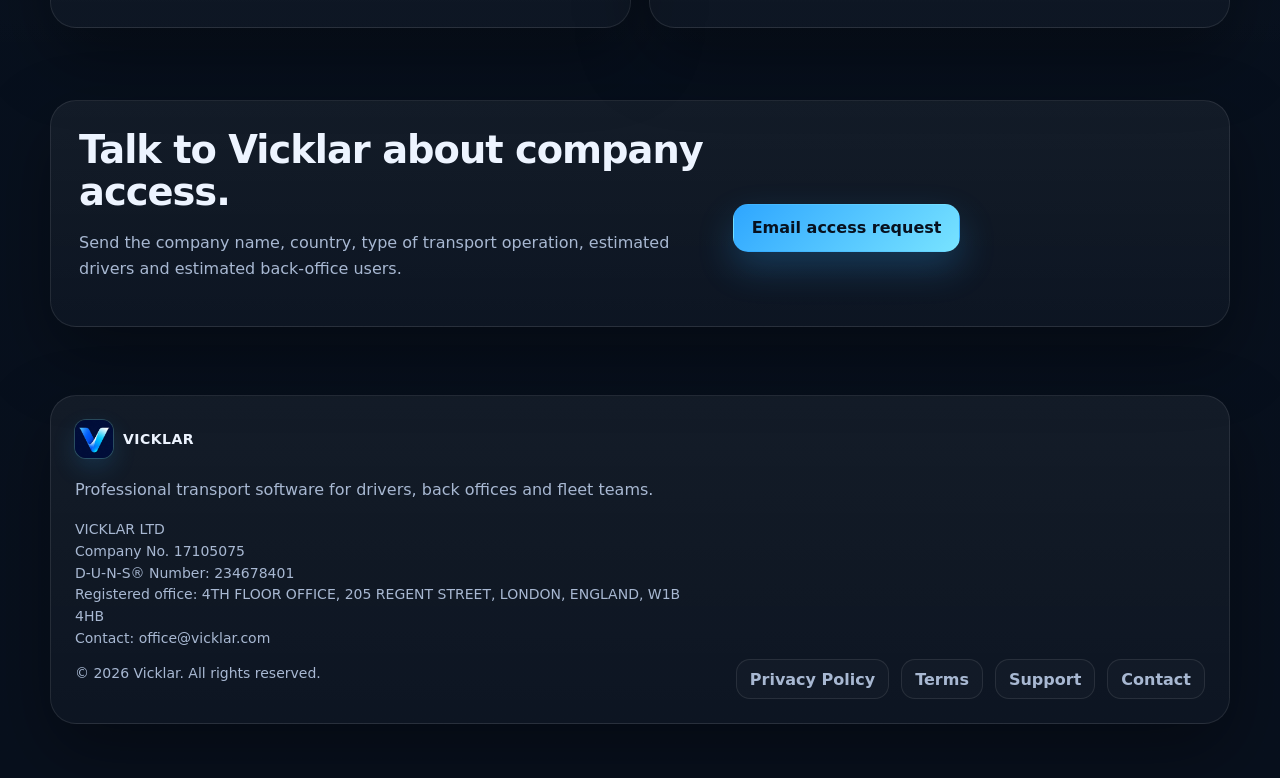
<file: employer-portal.html>
<!doctype html>
<html lang="en"><head><meta charset="utf-8"><meta name="viewport" content="width=device-width, initial-scale=1">
<title>Vicklar Back Office — Back office for transport companies</title><meta name="description" content="Vicklar Back Office is the company-side back office for transport businesses: loads, POD, proof, checks, templates, fleet records and operational evidence."><meta name="theme-color" content="#07111f">
<link rel="icon" href="assets/img/vicklar-app-icon.png" type="image/png"><link rel="apple-touch-icon" href="assets/img/vicklar-app-icon.png"><link rel="canonical" href="https://www.vicklar.com/employer-portal.html">
<meta property="og:title" content="Vicklar Back Office — Back office for transport companies"><meta property="og:description" content="Vicklar Back Office is the company-side back office for transport businesses: loads, POD, proof, checks, templates, fleet records and operational evidence."><meta property="og:type" content="website"><meta property="og:url" content="https://www.vicklar.com/employer-portal.html"><meta property="og:image" content="https://www.vicklar.com/assets/img/og-card.svg"><meta name="twitter:card" content="summary_large_image"><link rel="stylesheet" href="assets/css/style.css"></head><body>
<header class="site-header"><div class="wrap site-nav"><a class="brand" href="index.html" aria-label="Vicklar home"><img src="assets/img/vicklar-app-icon.png" alt="Vicklar logo"><span>VICKLAR</span></a><nav class="nav-links" aria-label="Primary navigation"><a href="index.html" >Home</a><a href="products.html" >Products</a><a href="vicklar-driver.html" >Driver app</a><a href="tutorials.html" >Tutorials</a><a href="employer-portal.html" aria-current="page">Back Office</a><a href="privacy-policy.html" >Privacy</a><a href="support.html" >Support</a><a href="contact.html" >Contact</a></nav><div class="nav-actions"><a class="btn btn-primary" href="account.html">Account status</a></div><button class="menu-toggle" data-menu-toggle aria-expanded="false" aria-label="Open menu">☰</button></div><div class="wrap mobile-menu" data-mobile-menu><div class="stack"><a class="btn btn-secondary" href="index.html" >Home</a><a class="btn btn-secondary" href="products.html" >Products</a><a class="btn btn-secondary" href="vicklar-driver.html" >Driver app</a><a class="btn btn-secondary" href="tutorials.html" >Tutorials</a><a class="btn btn-secondary" href="employer-portal.html" aria-current="page">Back Office</a><a class="btn btn-secondary" href="privacy-policy.html" >Privacy</a><a class="btn btn-secondary" href="support.html" >Support</a><a class="btn btn-secondary" href="contact.html" >Contact</a><a class="btn btn-primary" href="account.html">Account status</a></div></div></header><main>
<section class="page-hero"><div class="wrap page-card"><div class="eyebrow">Back Office</div><h1>Back office for transport companies.</h1><p class="lead">Vicklar Back Office is the company-side workspace for planners, fleet teams, transport offices and driver operations. It connects the work captured in the Driver App with the office actions needed to manage loads, proof, checks and records.</p><div class="notice alt">Company access is reviewed before onboarding. The Hub is intended for genuine transport, logistics, fleet and driver-related businesses.</div><div class="hero-actions"><a class="btn btn-primary" href="mailto:office@vicklar.com?subject=Vicklar%20Back%20Office%20access%20request&body=Company%20name:%0ACompany%20website:%0ARegistered%20country:%0ATransport%20operation%20type:%0AEstimated%20drivers:%0AEstimated%20back-office%20users:%0AMessage:" data-mailto-fallback="office@vicklar.com">Request company access</a><a class="btn btn-secondary" href="contact.html">Contact details</a></div></div></section>
<section class="section"><div class="wrap grid-3"><article class="feature-card"><div class="feature-icon">L</div><h3>Loads &amp; dispatch</h3><p>Create and manage transport loads, stops, vehicle lists, references, driver assignment and office status review.</p></article><article class="feature-card"><div class="feature-icon">✓</div><h3>Vehicle checks</h3><p>Daily, weekly and tyre check results for company fleet vehicles are treated as Back Office workspace truth.</p></article><article class="feature-card"><div class="feature-icon">⚠</div><h3>Damage &amp; proof</h3><p>Review photos, damage markers, odometer, missing items, load height and driver updates from collection or delivery.</p></article><article class="feature-card"><div class="feature-icon">T</div><h3>Templates</h3><p>Address templates, saved places, internal references and future global template flows reduce repeated typing for the office.</p></article><article class="feature-card"><div class="feature-icon">P</div><h3>POD regeneration</h3><p>Regenerate and resend delivery POD from the office when a client needs another copy, including signature, details and evidence pages.</p></article><article class="feature-card"><div class="feature-icon">O</div><h3>Owner admin</h3><p>Owner-level tools support company management, usage metrics, templates and operational controls as the platform scales.</p></article></div></section>
<section class="section section-alt"><div class="wrap grid-2"><article class="feature-card"><span class="section-kicker">Office workflow</span><h2>Designed for dispatchers, not developers.</h2><p>The Hub direction is simple: show the office what needs attention, what is ready to finish and where the supporting evidence is. Advanced diagnostics should stay out of the normal workflow.</p></article><article class="feature-card"><span class="section-kicker">Commercial access</span><h2>Package pricing is reviewed by company need.</h2><p>Company packages depend on driver count, back-office users, modules, support needs and rollout scope. Vicklar can discuss pilots, phased onboarding and future custom company versions.</p></article></div></section>
<section class="section"><div class="wrap cta-panel"><div><h2>Talk to Vicklar about company access.</h2><p>Send the company name, country, type of transport operation, estimated drivers and estimated back-office users.</p></div><div class="hero-actions"><a class="btn btn-primary" href="mailto:office@vicklar.com?subject=Vicklar%20Back%20Office%20access%20request&body=Company%20name:%0ACompany%20website:%0ARegistered%20country:%0ATransport%20operation%20type:%0AEstimated%20drivers:%0AEstimated%20back-office%20users:%0AMessage:" data-mailto-fallback="office@vicklar.com">Email access request</a></div></div></section>
</main><footer class="site-footer"><div class="wrap panel footer-grid"><div><a class="brand" href="index.html"><img src="assets/img/vicklar-app-icon.png" alt="Vicklar logo"><span>VICKLAR</span></a><p>Professional transport software for drivers, back offices and fleet teams.</p><p class="legal-small">VICKLAR LTD<br>Company No. 17105075<br>D-U-N-S® Number: 234678401<br>Registered office: 4TH FLOOR OFFICE, 205 REGENT STREET, LONDON, ENGLAND, W1B 4HB<br>Contact: <a href="mailto:office@vicklar.com" data-mailto-fallback="office@vicklar.com">office@vicklar.com</a></p><p class="legal-small">© <span data-current-year></span> Vicklar. All rights reserved.</p></div><div class="footer-links"><a href="privacy-policy.html">Privacy Policy</a><a href="terms-and-conditions.html">Terms</a><a href="support.html">Support</a><a href="contact.html">Contact</a></div></div></footer><script src="assets/js/site.js"></script></body></html>
</file>
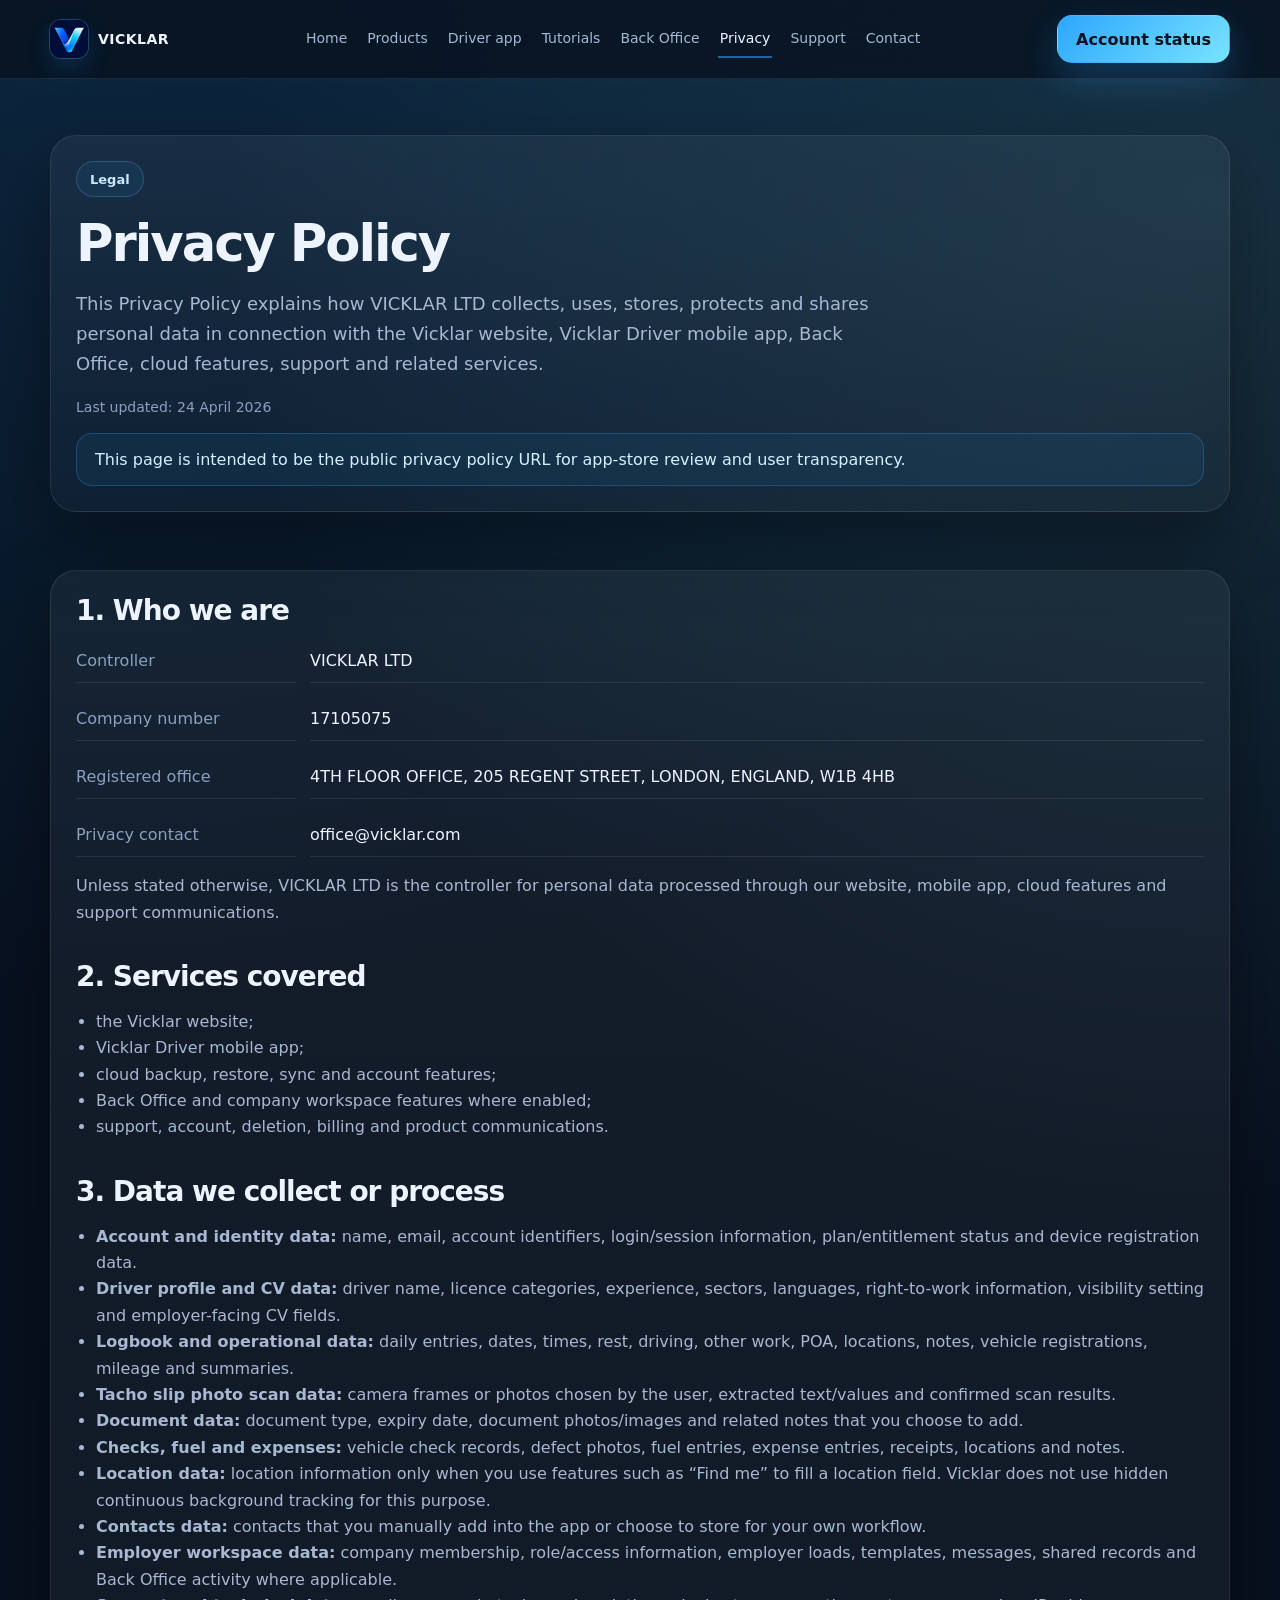
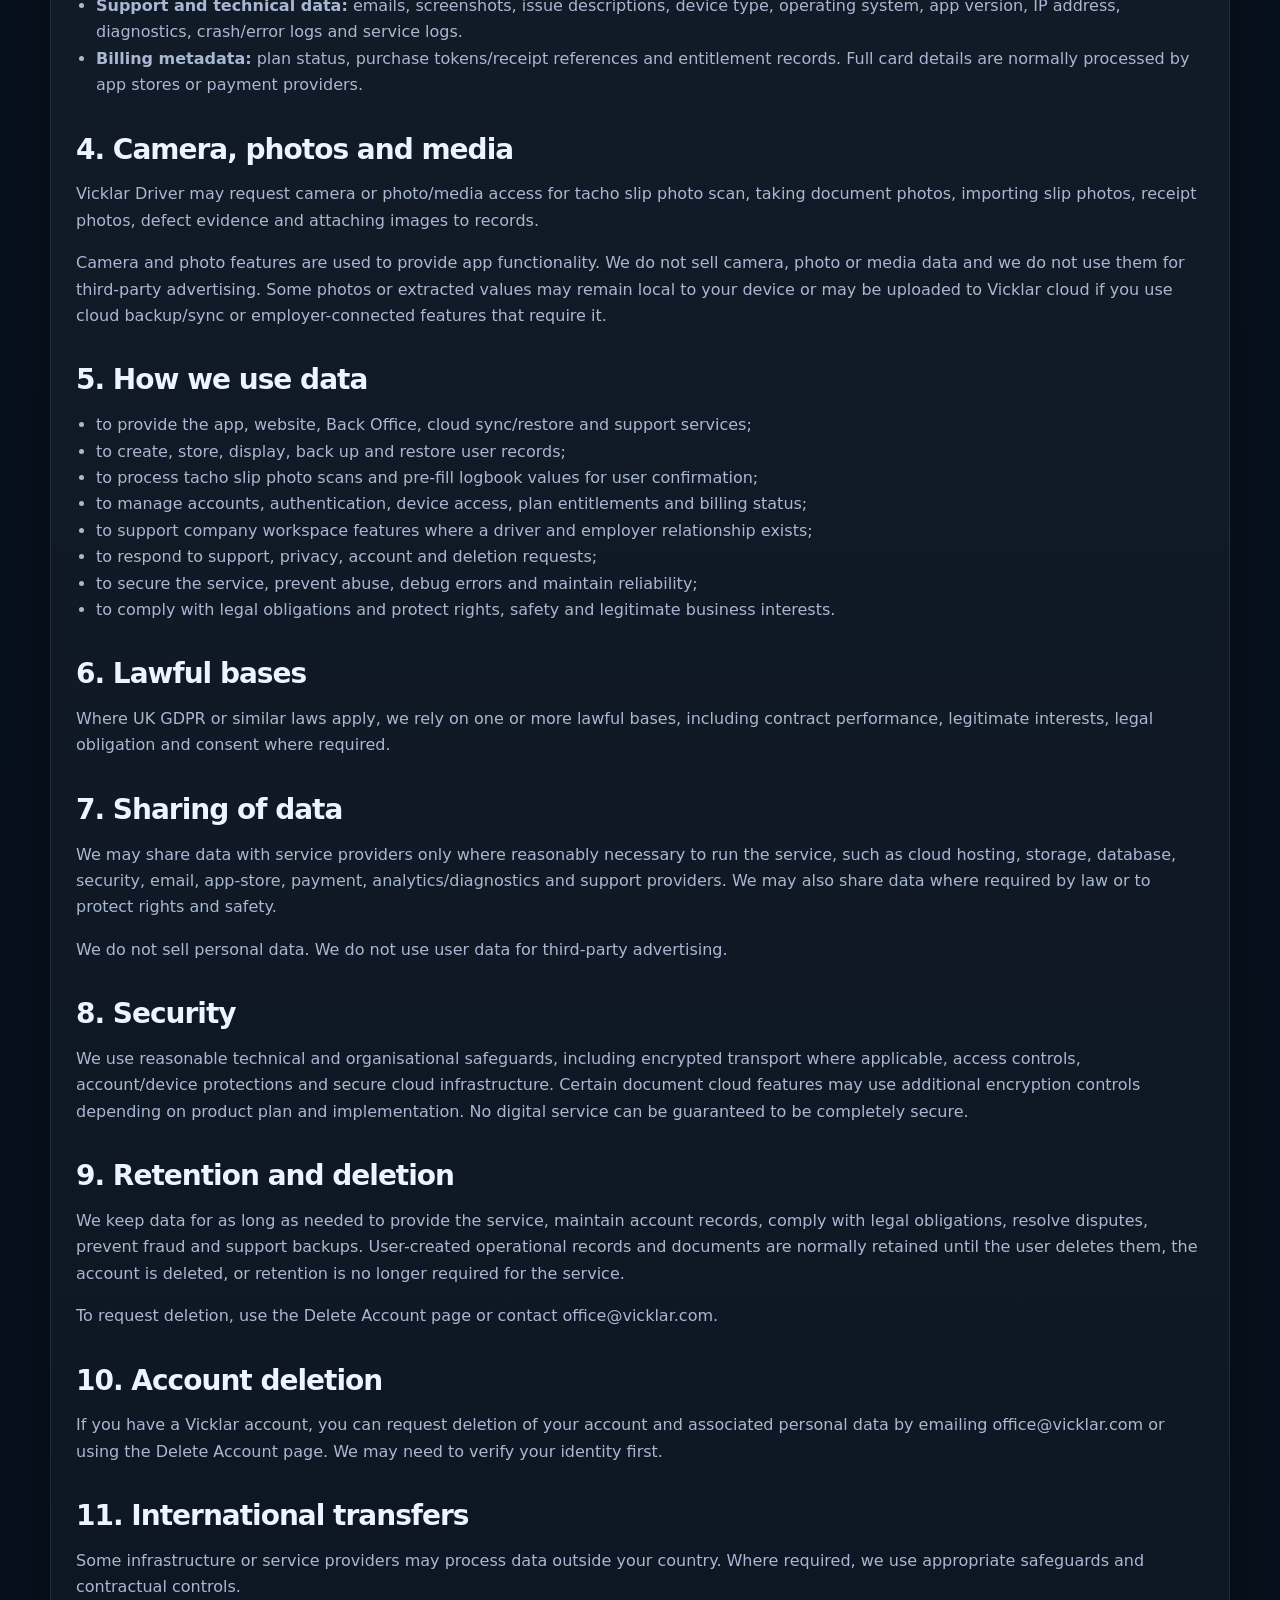
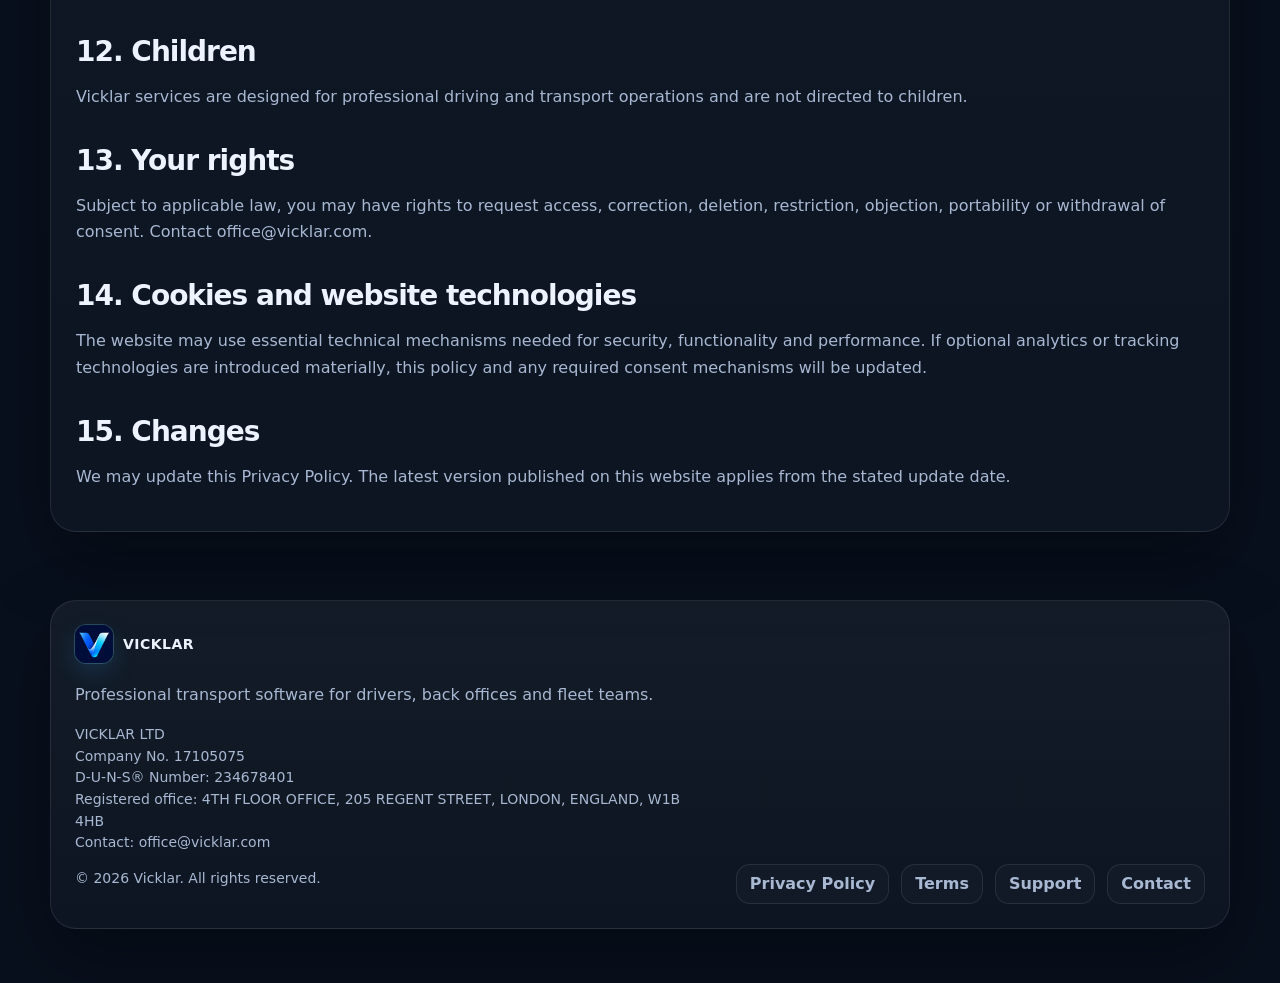
<file: privacy-policy.html>
<!doctype html>
<html lang="en"><head><meta charset="utf-8"><meta name="viewport" content="width=device-width, initial-scale=1">
<title>Vicklar Privacy Policy</title><meta name="description" content="Privacy Policy for Vicklar Driver, Vicklar Back Office, cloud features, website, support and related services."><meta name="theme-color" content="#07111f">
<link rel="icon" href="assets/img/vicklar-app-icon.png" type="image/png"><link rel="apple-touch-icon" href="assets/img/vicklar-app-icon.png"><link rel="canonical" href="https://www.vicklar.com/privacy-policy.html">
<meta property="og:title" content="Vicklar Privacy Policy"><meta property="og:description" content="Privacy Policy for Vicklar Driver, Vicklar Back Office, cloud features, website, support and related services."><meta property="og:type" content="website"><meta property="og:url" content="https://www.vicklar.com/privacy-policy.html"><meta property="og:image" content="https://www.vicklar.com/assets/img/og-card.svg"><meta name="twitter:card" content="summary_large_image"><link rel="stylesheet" href="assets/css/style.css"></head><body>
<header class="site-header"><div class="wrap site-nav"><a class="brand" href="index.html" aria-label="Vicklar home"><img src="assets/img/vicklar-app-icon.png" alt="Vicklar logo"><span>VICKLAR</span></a><nav class="nav-links" aria-label="Primary navigation"><a href="index.html" >Home</a><a href="products.html" >Products</a><a href="vicklar-driver.html" >Driver app</a><a href="tutorials.html" >Tutorials</a><a href="back-office.html" >Back Office</a><a href="privacy-policy.html" aria-current="page">Privacy</a><a href="support.html" >Support</a><a href="contact.html" >Contact</a></nav><div class="nav-actions"><a class="btn btn-primary" href="account.html">Account status</a></div><button class="menu-toggle" data-menu-toggle aria-expanded="false" aria-label="Open menu">☰</button></div><div class="wrap mobile-menu" data-mobile-menu><div class="stack"><a class="btn btn-secondary" href="index.html" >Home</a><a class="btn btn-secondary" href="products.html" >Products</a><a class="btn btn-secondary" href="vicklar-driver.html" >Driver app</a><a class="btn btn-secondary" href="tutorials.html" >Tutorials</a><a class="btn btn-secondary" href="back-office.html" >Back Office</a><a class="btn btn-secondary" href="privacy-policy.html" aria-current="page">Privacy</a><a class="btn btn-secondary" href="support.html" >Support</a><a class="btn btn-secondary" href="contact.html" >Contact</a><a class="btn btn-primary" href="account.html">Account status</a></div></div></header>
<main><section class="page-hero"><div class="wrap page-card legal-hero"><div class="eyebrow">Legal</div><h1>Privacy Policy</h1><p class="lead">This Privacy Policy explains how VICKLAR LTD collects, uses, stores, protects and shares personal data in connection with the Vicklar website, Vicklar Driver mobile app, Back Office, cloud features, support and related services.</p><p class="meta">Last updated: 24 April 2026</p><div class="notice alt">This page is intended to be the public privacy policy URL for app-store review and user transparency.</div></div></section><section class="section"><div class="wrap page-card"><div class="content-stack"><section><h2>1. Who we are</h2><div class="kv"><div class="soft">Controller</div><div>VICKLAR LTD</div><div class="soft">Company number</div><div>17105075</div><div class="soft">Registered office</div><div>4TH FLOOR OFFICE, 205 REGENT STREET, LONDON, ENGLAND, W1B 4HB</div><div class="soft">Privacy contact</div><div><a href="mailto:office@vicklar.com" data-mailto-fallback="office@vicklar.com">office@vicklar.com</a></div></div><p>Unless stated otherwise, VICKLAR LTD is the controller for personal data processed through our website, mobile app, cloud features and support communications.</p></section><section><h2>2. Services covered</h2><ul><li>the Vicklar website;</li><li>Vicklar Driver mobile app;</li><li>cloud backup, restore, sync and account features;</li><li>Back Office and company workspace features where enabled;</li><li>support, account, deletion, billing and product communications.</li></ul></section><section><h2>3. Data we collect or process</h2><ul><li><strong>Account and identity data:</strong> name, email, account identifiers, login/session information, plan/entitlement status and device registration data.</li><li><strong>Driver profile and CV data:</strong> driver name, licence categories, experience, sectors, languages, right-to-work information, visibility setting and employer-facing CV fields.</li><li><strong>Logbook and operational data:</strong> daily entries, dates, times, rest, driving, other work, POA, locations, notes, vehicle registrations, mileage and summaries.</li><li><strong>Tacho slip photo scan data:</strong> camera frames or photos chosen by the user, extracted text/values and confirmed scan results.</li><li><strong>Document data:</strong> document type, expiry date, document photos/images and related notes that you choose to add.</li><li><strong>Checks, fuel and expenses:</strong> vehicle check records, defect photos, fuel entries, expense entries, receipts, locations and notes.</li><li><strong>Location data:</strong> location information only when you use features such as “Find me” to fill a location field. Vicklar does not use hidden continuous background tracking for this purpose.</li><li><strong>Contacts data:</strong> contacts that you manually add into the app or choose to store for your own workflow.</li><li><strong>Employer workspace data:</strong> company membership, role/access information, employer loads, templates, messages, shared records and Back Office activity where applicable.</li><li><strong>Support and technical data:</strong> emails, screenshots, issue descriptions, device type, operating system, app version, IP address, diagnostics, crash/error logs and service logs.</li><li><strong>Billing metadata:</strong> plan status, purchase tokens/receipt references and entitlement records. Full card details are normally processed by app stores or payment providers.</li></ul></section><section><h2>4. Camera, photos and media</h2><p>Vicklar Driver may request camera or photo/media access for tacho slip photo scan, taking document photos, importing slip photos, receipt photos, defect evidence and attaching images to records.</p><p>Camera and photo features are used to provide app functionality. We do not sell camera, photo or media data and we do not use them for third-party advertising. Some photos or extracted values may remain local to your device or may be uploaded to Vicklar cloud if you use cloud backup/sync or employer-connected features that require it.</p></section><section><h2>5. How we use data</h2><ul><li>to provide the app, website, Back Office, cloud sync/restore and support services;</li><li>to create, store, display, back up and restore user records;</li><li>to process tacho slip photo scans and pre-fill logbook values for user confirmation;</li><li>to manage accounts, authentication, device access, plan entitlements and billing status;</li><li>to support company workspace features where a driver and employer relationship exists;</li><li>to respond to support, privacy, account and deletion requests;</li><li>to secure the service, prevent abuse, debug errors and maintain reliability;</li><li>to comply with legal obligations and protect rights, safety and legitimate business interests.</li></ul></section><section><h2>6. Lawful bases</h2><p>Where UK GDPR or similar laws apply, we rely on one or more lawful bases, including contract performance, legitimate interests, legal obligation and consent where required.</p></section><section><h2>7. Sharing of data</h2><p>We may share data with service providers only where reasonably necessary to run the service, such as cloud hosting, storage, database, security, email, app-store, payment, analytics/diagnostics and support providers. We may also share data where required by law or to protect rights and safety.</p><p>We do not sell personal data. We do not use user data for third-party advertising.</p></section><section><h2>8. Security</h2><p>We use reasonable technical and organisational safeguards, including encrypted transport where applicable, access controls, account/device protections and secure cloud infrastructure. Certain document cloud features may use additional encryption controls depending on product plan and implementation. No digital service can be guaranteed to be completely secure.</p></section><section><h2>9. Retention and deletion</h2><p>We keep data for as long as needed to provide the service, maintain account records, comply with legal obligations, resolve disputes, prevent fraud and support backups. User-created operational records and documents are normally retained until the user deletes them, the account is deleted, or retention is no longer required for the service.</p><p>To request deletion, use the <a href="delete-account.html">Delete Account</a> page or contact <a href="mailto:office@vicklar.com" data-mailto-fallback="office@vicklar.com">office@vicklar.com</a>.</p></section><section><h2>10. Account deletion</h2><p>If you have a Vicklar account, you can request deletion of your account and associated personal data by emailing <a href="mailto:office@vicklar.com" data-mailto-fallback="office@vicklar.com">office@vicklar.com</a> or using the <a href="delete-account.html">Delete Account</a> page. We may need to verify your identity first.</p></section><section><h2>11. International transfers</h2><p>Some infrastructure or service providers may process data outside your country. Where required, we use appropriate safeguards and contractual controls.</p></section><section><h2>12. Children</h2><p>Vicklar services are designed for professional driving and transport operations and are not directed to children.</p></section><section><h2>13. Your rights</h2><p>Subject to applicable law, you may have rights to request access, correction, deletion, restriction, objection, portability or withdrawal of consent. Contact <a href="mailto:office@vicklar.com" data-mailto-fallback="office@vicklar.com">office@vicklar.com</a>.</p></section><section><h2>14. Cookies and website technologies</h2><p>The website may use essential technical mechanisms needed for security, functionality and performance. If optional analytics or tracking technologies are introduced materially, this policy and any required consent mechanisms will be updated.</p></section><section><h2>15. Changes</h2><p>We may update this Privacy Policy. The latest version published on this website applies from the stated update date.</p></section></div></div></section></main>
<footer class="site-footer"><div class="wrap panel footer-grid"><div><a class="brand" href="index.html"><img src="assets/img/vicklar-app-icon.png" alt="Vicklar logo"><span>VICKLAR</span></a><p>Professional transport software for drivers, back offices and fleet teams.</p><p class="legal-small">VICKLAR LTD<br>Company No. 17105075<br>D-U-N-S® Number: 234678401<br>Registered office: 4TH FLOOR OFFICE, 205 REGENT STREET, LONDON, ENGLAND, W1B 4HB<br>Contact: <a href="mailto:office@vicklar.com" data-mailto-fallback="office@vicklar.com">office@vicklar.com</a></p><p class="legal-small">© <span data-current-year></span> Vicklar. All rights reserved.</p></div><div class="footer-links"><a href="privacy-policy.html">Privacy Policy</a><a href="terms-and-conditions.html">Terms</a><a href="support.html">Support</a><a href="contact.html">Contact</a></div></div></footer><script src="assets/js/site.js"></script></body></html>
</file>
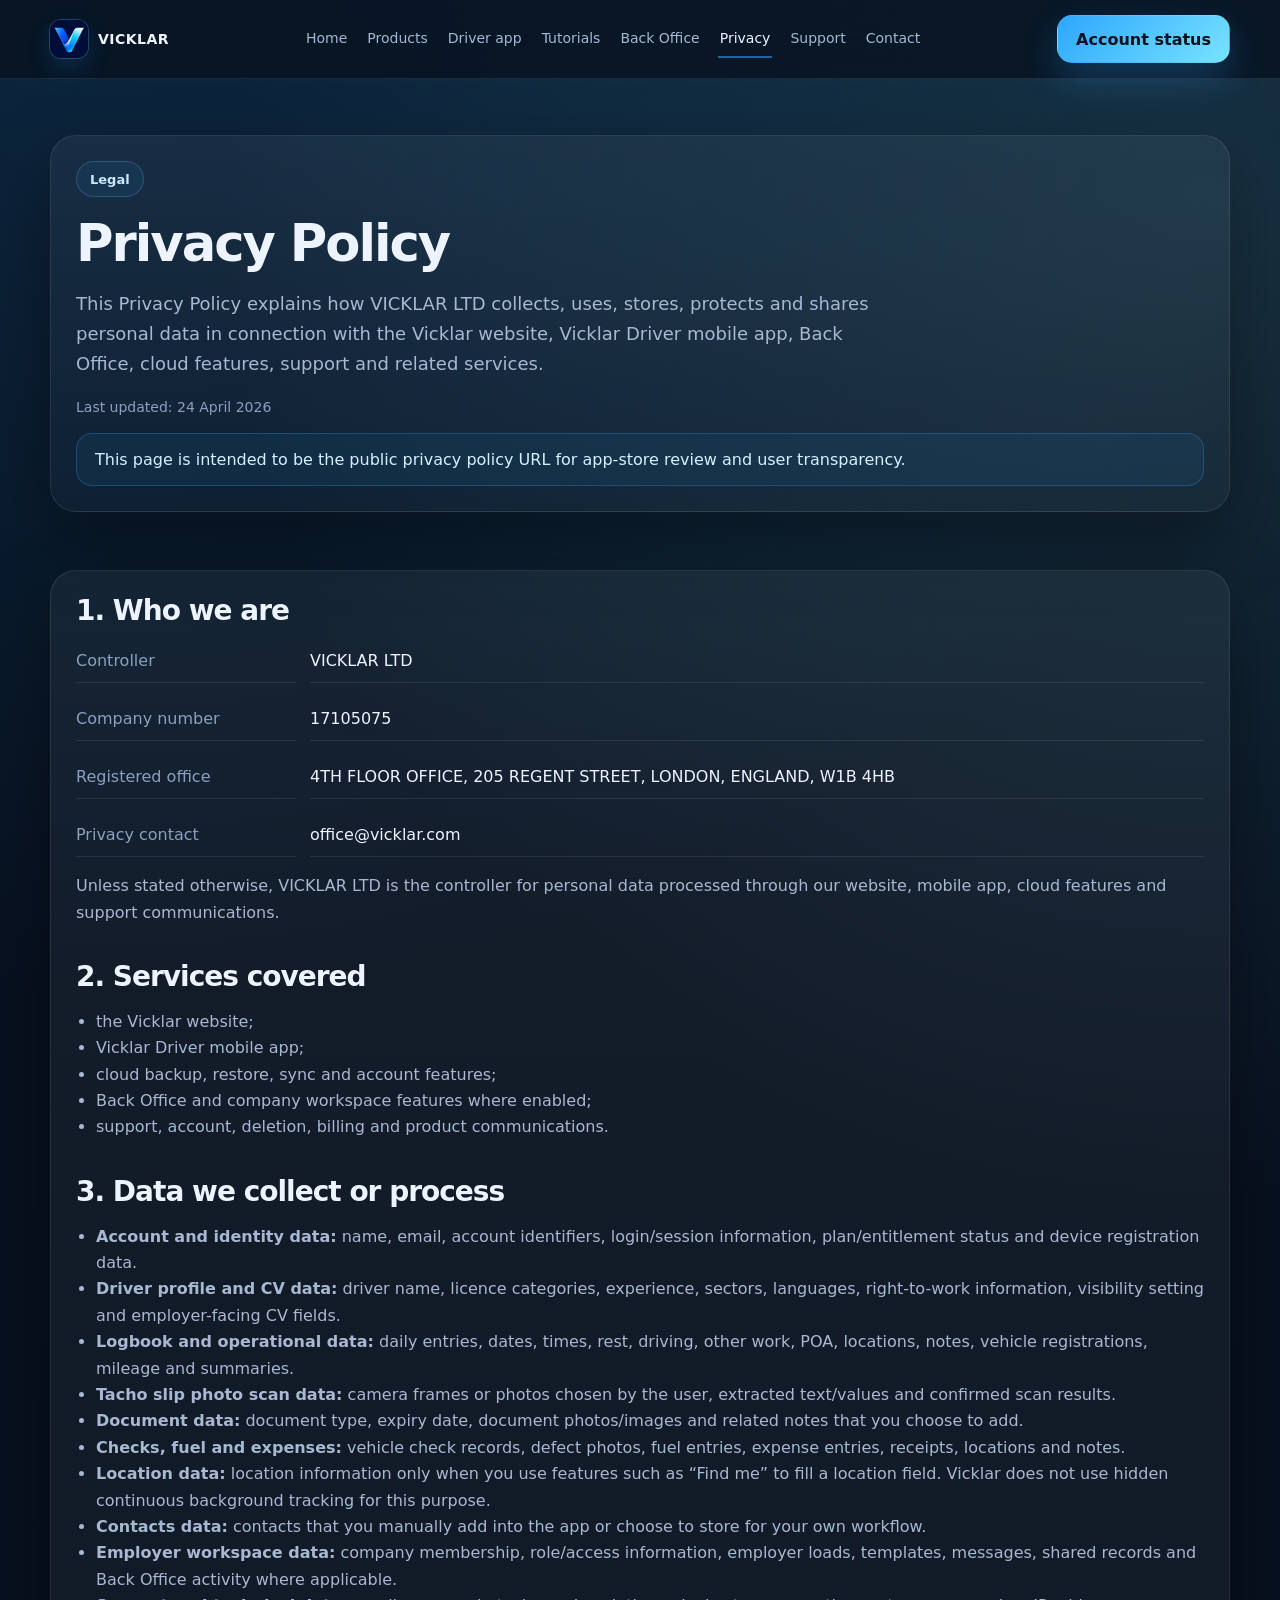
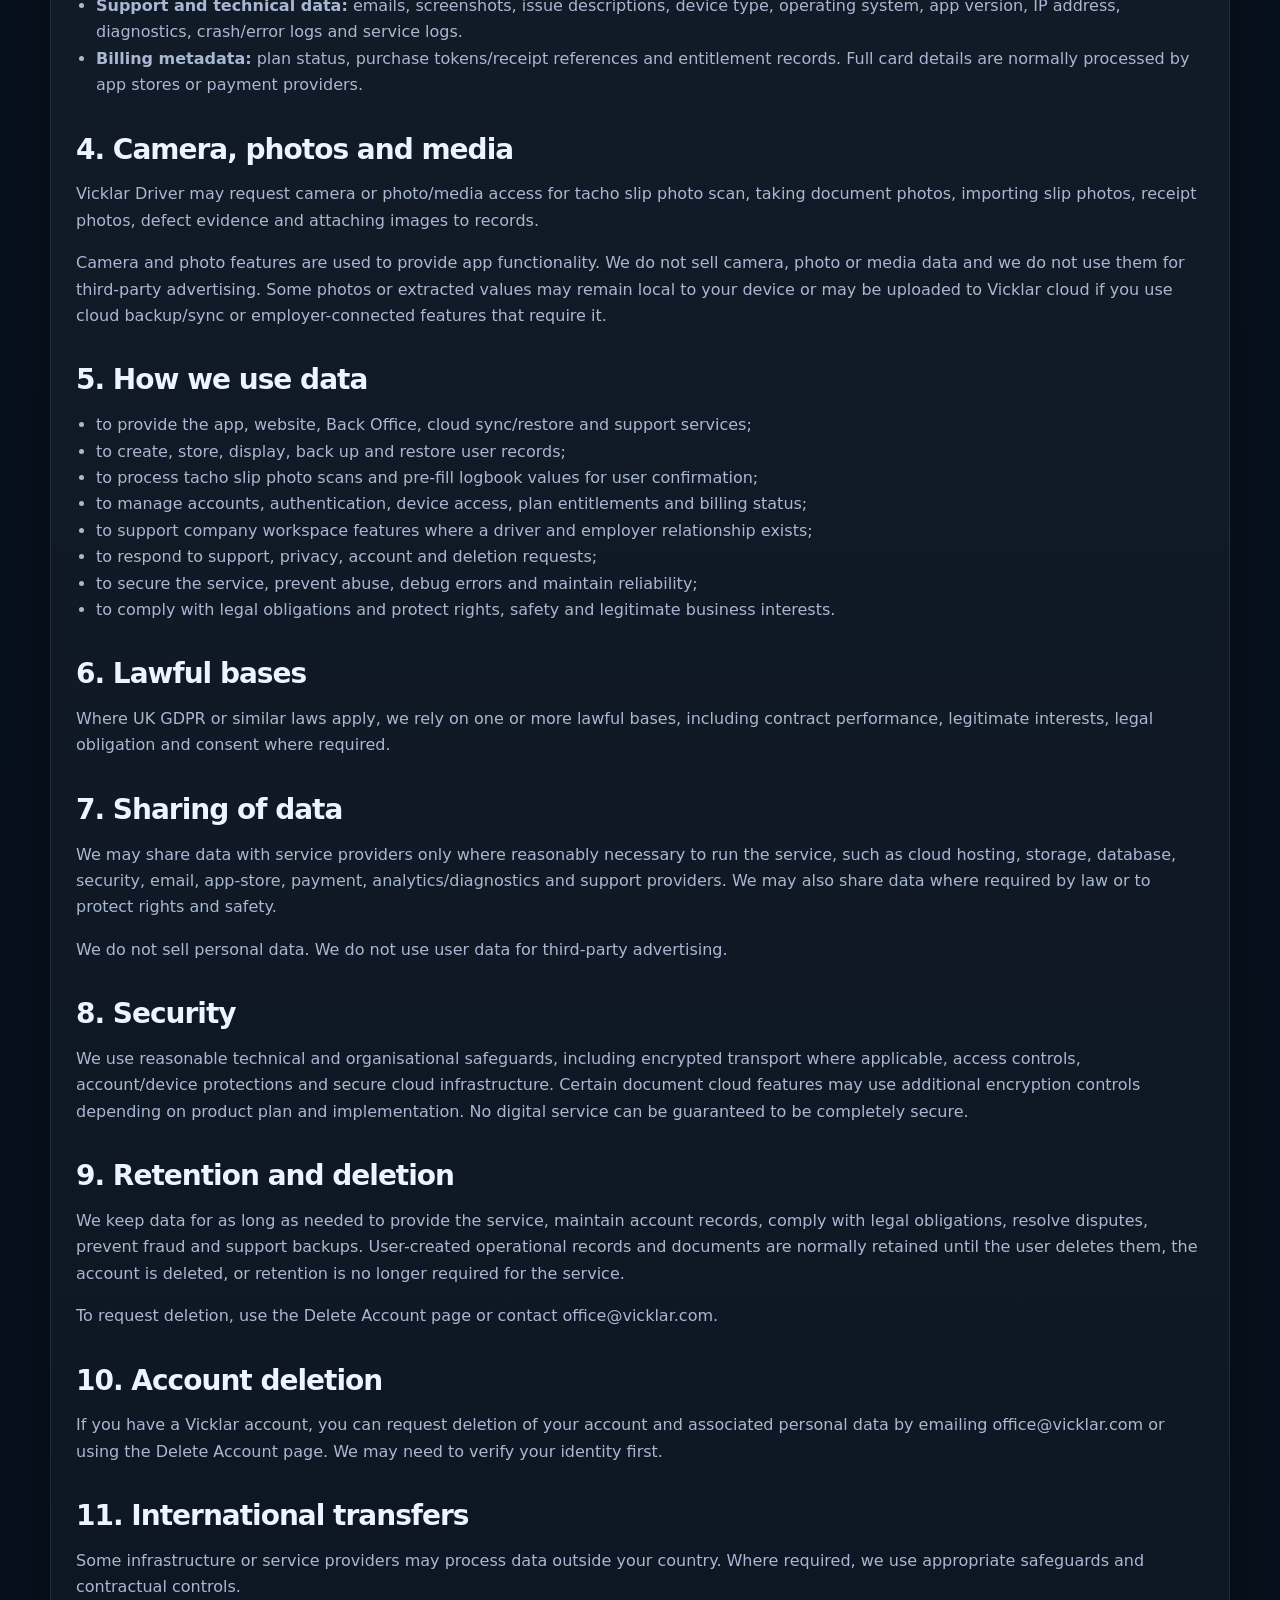
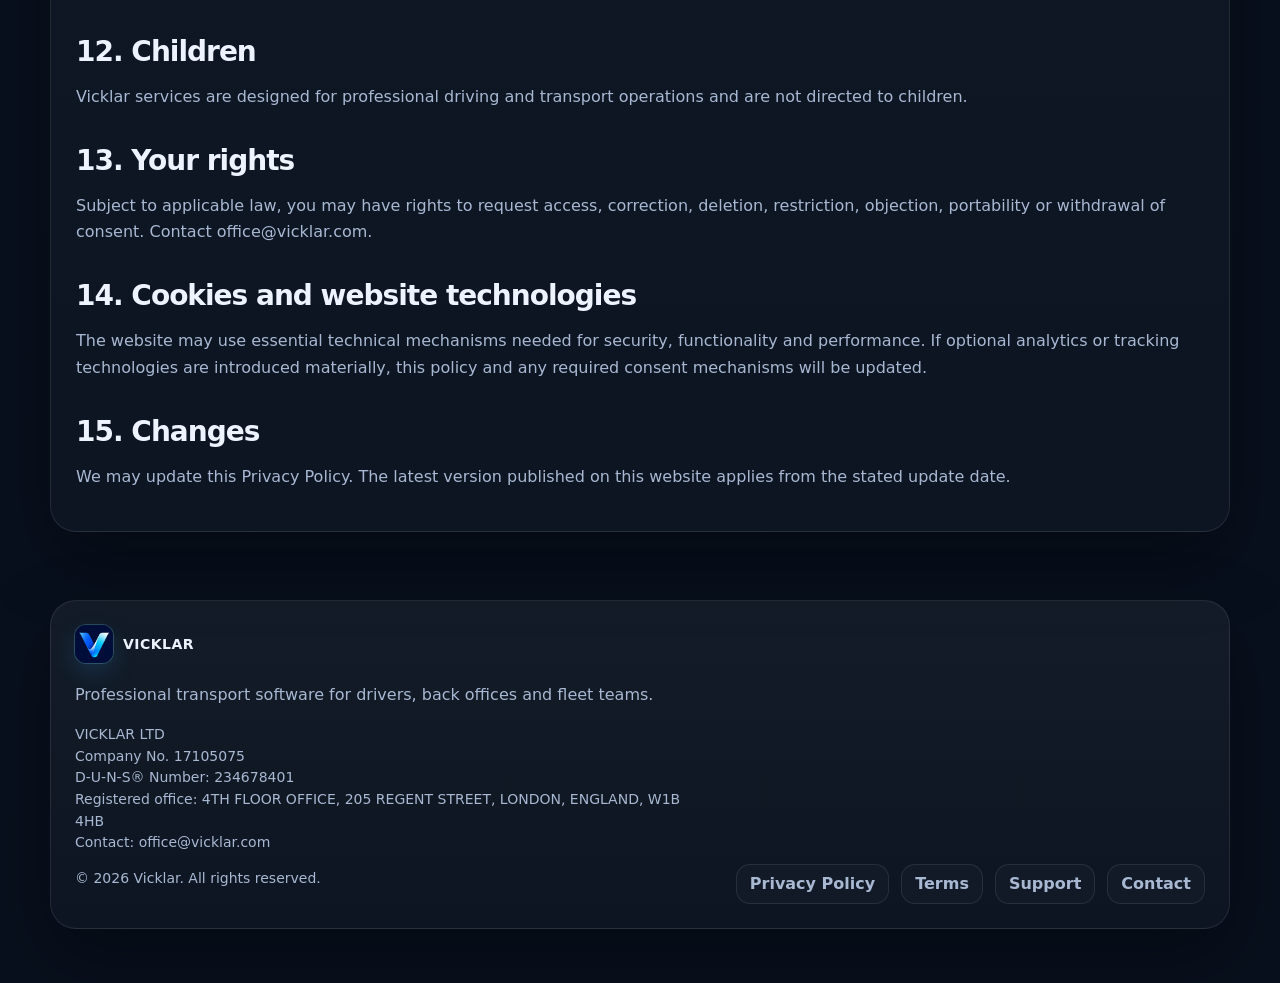
<file: privacy.html>
<!doctype html><html lang="en"><head><meta charset="utf-8"><meta name="viewport" content="width=device-width, initial-scale=1"><meta http-equiv="refresh" content="0; url=privacy-policy.html"><link rel="canonical" href="https://www.vicklar.com/privacy-policy.html"><title>Vicklar Privacy Policy</title></head><body><p><a href="privacy-policy.html">Privacy Policy</a></p></body></html>
</file>
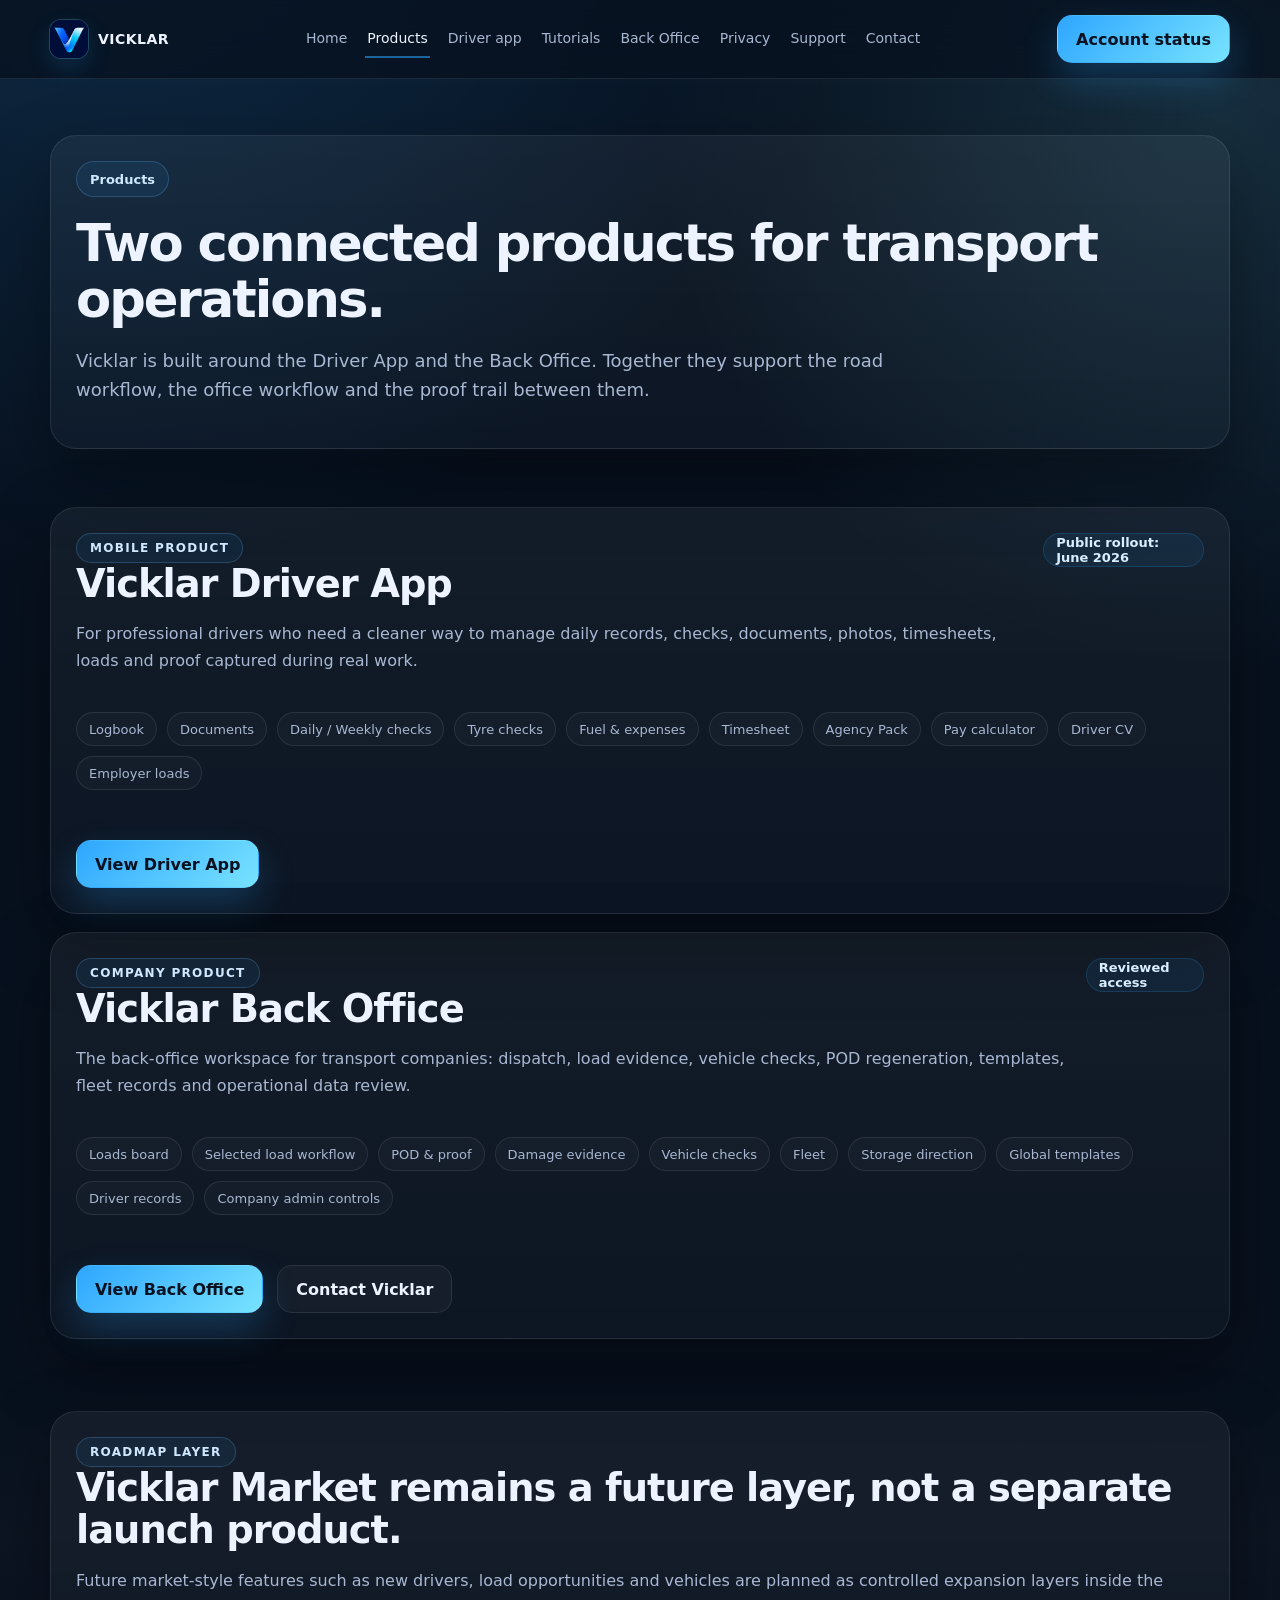
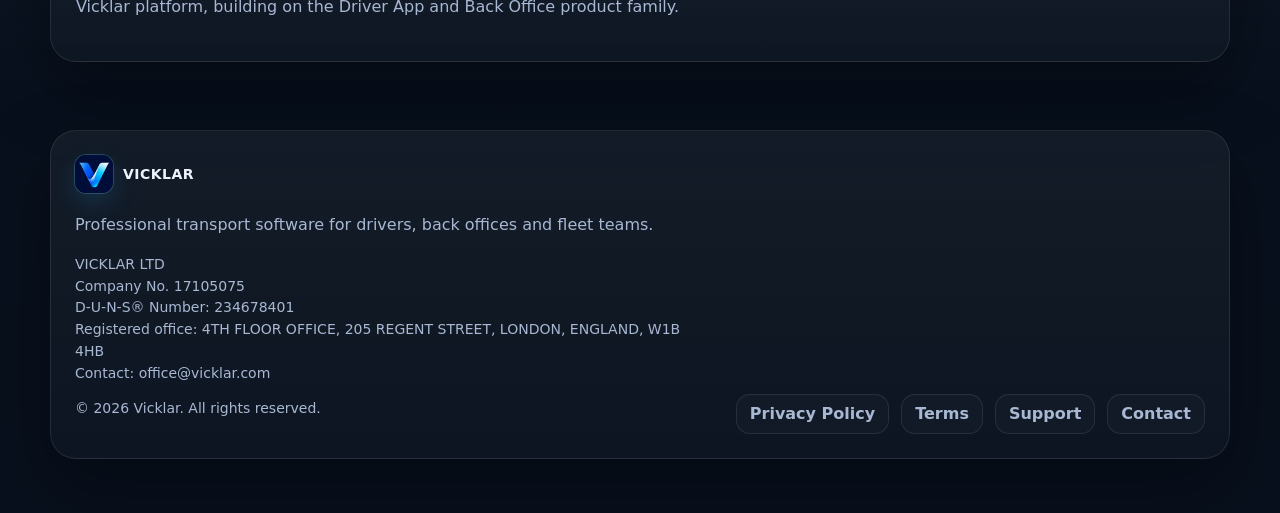
<file: products.html>
<!doctype html>
<html lang="en"><head><meta charset="utf-8"><meta name="viewport" content="width=device-width, initial-scale=1">
<title>Vicklar Products — Driver App and Back Office</title><meta name="description" content="Explore Vicklar Driver App and Vicklar Back Office for transport workflows, loads, POD, checks, documents, company workspaces and operational evidence."><meta name="theme-color" content="#07111f">
<link rel="icon" href="assets/img/vicklar-app-icon.png" type="image/png"><link rel="apple-touch-icon" href="assets/img/vicklar-app-icon.png"><link rel="canonical" href="https://www.vicklar.com/products.html">
<meta property="og:title" content="Vicklar Products — Driver App and Back Office"><meta property="og:description" content="Explore Vicklar Driver App and Vicklar Back Office for transport workflows, loads, POD, checks, documents, company workspaces and operational evidence."><meta property="og:type" content="website"><meta property="og:url" content="https://www.vicklar.com/products.html"><meta property="og:image" content="https://www.vicklar.com/assets/img/og-card.svg"><meta name="twitter:card" content="summary_large_image"><link rel="stylesheet" href="assets/css/style.css"></head><body>
<header class="site-header"><div class="wrap site-nav"><a class="brand" href="index.html" aria-label="Vicklar home"><img src="assets/img/vicklar-app-icon.png" alt="Vicklar logo"><span>VICKLAR</span></a><nav class="nav-links" aria-label="Primary navigation"><a href="index.html" >Home</a><a href="products.html" aria-current="page">Products</a><a href="vicklar-driver.html" >Driver app</a><a href="tutorials.html" >Tutorials</a><a href="back-office.html" >Back Office</a><a href="privacy-policy.html" >Privacy</a><a href="support.html" >Support</a><a href="contact.html" >Contact</a></nav><div class="nav-actions"><a class="btn btn-primary" href="account.html">Account status</a></div><button class="menu-toggle" data-menu-toggle aria-expanded="false" aria-label="Open menu">☰</button></div><div class="wrap mobile-menu" data-mobile-menu><div class="stack"><a class="btn btn-secondary" href="index.html" >Home</a><a class="btn btn-secondary" href="products.html" aria-current="page">Products</a><a class="btn btn-secondary" href="vicklar-driver.html" >Driver app</a><a class="btn btn-secondary" href="tutorials.html" >Tutorials</a><a class="btn btn-secondary" href="back-office.html" >Back Office</a><a class="btn btn-secondary" href="privacy-policy.html" >Privacy</a><a class="btn btn-secondary" href="support.html" >Support</a><a class="btn btn-secondary" href="contact.html" >Contact</a><a class="btn btn-primary" href="account.html">Account status</a></div></div></header><main>
<section class="page-hero"><div class="wrap page-card"><div class="eyebrow">Products</div><h1>Two connected products for transport operations.</h1><p class="lead">Vicklar is built around the Driver App and the Back Office. Together they support the road workflow, the office workflow and the proof trail between them.</p></div></section>
<section class="section"><div class="wrap product-grid"><article class="feature-card product-card-large"><div class="product-card-head"><div><span class="section-kicker">Mobile product</span><h2>Vicklar Driver App</h2><p>For professional drivers who need a cleaner way to manage daily records, checks, documents, photos, timesheets, loads and proof captured during real work.</p></div><span class="status-pill">Public rollout: June 2026</span></div><div class="feature-row"><span>Logbook</span><span>Documents</span><span>Daily / Weekly checks</span><span>Tyre checks</span><span>Fuel &amp; expenses</span><span>Timesheet</span><span>Agency Pack</span><span>Pay calculator</span><span>Driver CV</span><span>Employer loads</span></div><div class="hero-actions"><a class="btn btn-primary" href="vicklar-driver.html">View Driver App</a></div></article>
<article class="feature-card product-card-large"><div class="product-card-head"><div><span class="section-kicker">Company product</span><h2>Vicklar Back Office</h2><p>The back-office workspace for transport companies: dispatch, load evidence, vehicle checks, POD regeneration, templates, fleet records and operational data review.</p></div><span class="status-pill">Reviewed access</span></div><div class="feature-row"><span>Loads board</span><span>Selected load workflow</span><span>POD &amp; proof</span><span>Damage evidence</span><span>Vehicle checks</span><span>Fleet</span><span>Storage direction</span><span>Global templates</span><span>Driver records</span><span>Company admin controls</span></div><div class="hero-actions"><a class="btn btn-primary" href="back-office.html">View Back Office</a><a class="btn btn-secondary" href="mailto:office@vicklar.com?subject=Vicklar%20Back%20Office%20enquiry" data-mailto-fallback="office@vicklar.com">Contact Vicklar</a></div></article></div></section>
<section class="section section-alt"><div class="wrap page-card"><span class="section-kicker">Roadmap layer</span><h2>Vicklar Market remains a future layer, not a separate launch product.</h2><p>Future market-style features such as new drivers, load opportunities and vehicles are planned as controlled expansion layers inside the Vicklar platform, building on the Driver App and Back Office product family.</p></div></section>
</main><footer class="site-footer"><div class="wrap panel footer-grid"><div><a class="brand" href="index.html"><img src="assets/img/vicklar-app-icon.png" alt="Vicklar logo"><span>VICKLAR</span></a><p>Professional transport software for drivers, back offices and fleet teams.</p><p class="legal-small">VICKLAR LTD<br>Company No. 17105075<br>D-U-N-S® Number: 234678401<br>Registered office: 4TH FLOOR OFFICE, 205 REGENT STREET, LONDON, ENGLAND, W1B 4HB<br>Contact: <a href="mailto:office@vicklar.com" data-mailto-fallback="office@vicklar.com">office@vicklar.com</a></p><p class="legal-small">© <span data-current-year></span> Vicklar. All rights reserved.</p></div><div class="footer-links"><a href="privacy-policy.html">Privacy Policy</a><a href="terms-and-conditions.html">Terms</a><a href="support.html">Support</a><a href="contact.html">Contact</a></div></div></footer><script src="assets/js/site.js"></script></body></html>
</file>
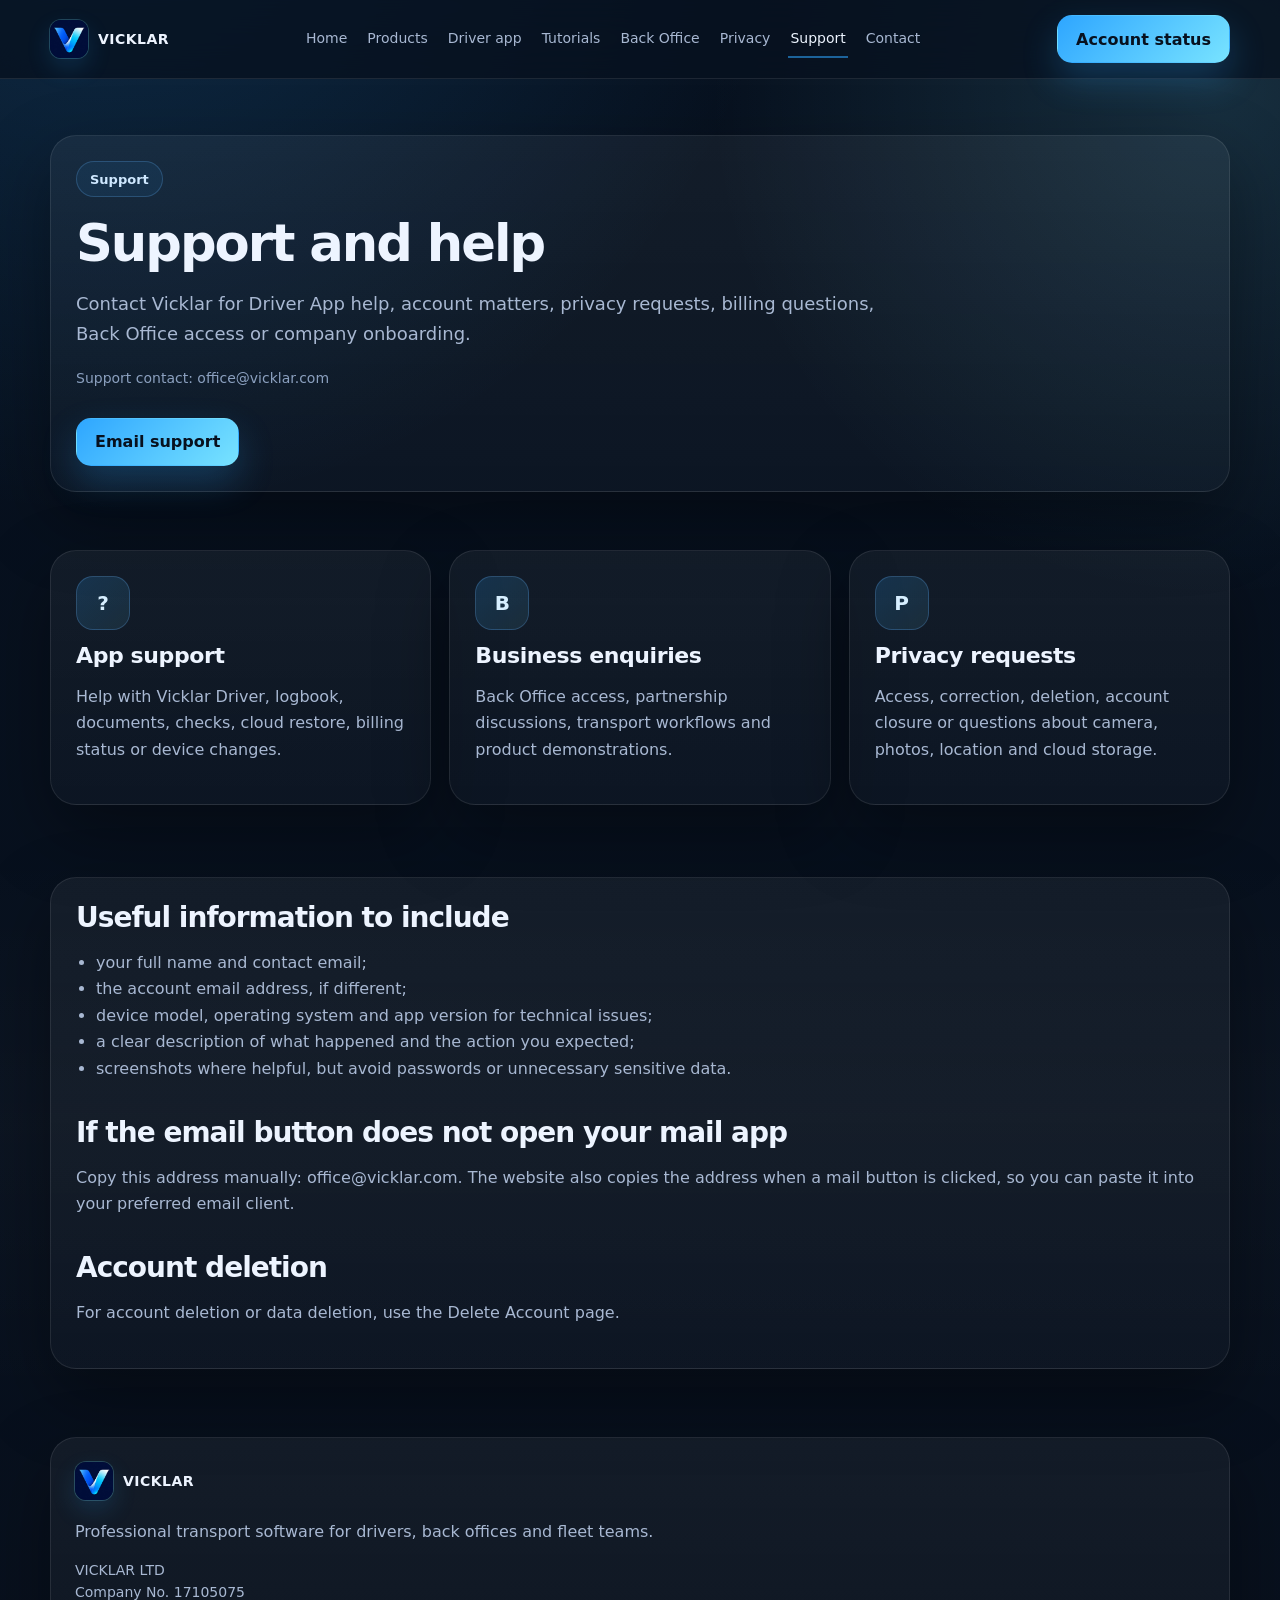
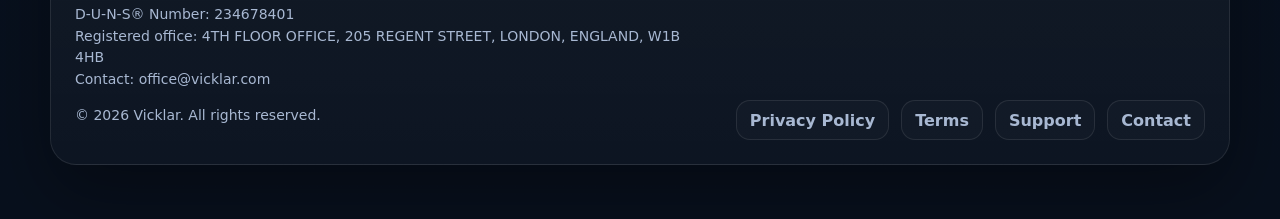
<file: support.html>
<!doctype html>
<html lang="en"><head><meta charset="utf-8"><meta name="viewport" content="width=device-width, initial-scale=1">
<title>Vicklar Support — Driver App and Back Office help</title><meta name="description" content="Support for Vicklar Driver App, Back Office, account, privacy, billing and company access requests."><meta name="theme-color" content="#07111f">
<link rel="icon" href="assets/img/vicklar-app-icon.png" type="image/png"><link rel="apple-touch-icon" href="assets/img/vicklar-app-icon.png"><link rel="canonical" href="https://www.vicklar.com/support.html">
<meta property="og:title" content="Vicklar Support — Driver App and Back Office help"><meta property="og:description" content="Support for Vicklar Driver App, Back Office, account, privacy, billing and company access requests."><meta property="og:type" content="website"><meta property="og:url" content="https://www.vicklar.com/support.html"><meta property="og:image" content="https://www.vicklar.com/assets/img/og-card.svg"><meta name="twitter:card" content="summary_large_image"><link rel="stylesheet" href="assets/css/style.css"></head><body>
<header class="site-header"><div class="wrap site-nav"><a class="brand" href="index.html" aria-label="Vicklar home"><img src="assets/img/vicklar-app-icon.png" alt="Vicklar logo"><span>VICKLAR</span></a><nav class="nav-links" aria-label="Primary navigation"><a href="index.html" >Home</a><a href="products.html" >Products</a><a href="vicklar-driver.html" >Driver app</a><a href="tutorials.html" >Tutorials</a><a href="back-office.html" >Back Office</a><a href="privacy-policy.html" >Privacy</a><a href="support.html" aria-current="page">Support</a><a href="contact.html" >Contact</a></nav><div class="nav-actions"><a class="btn btn-primary" href="account.html">Account status</a></div><button class="menu-toggle" data-menu-toggle aria-expanded="false" aria-label="Open menu">☰</button></div><div class="wrap mobile-menu" data-mobile-menu><div class="stack"><a class="btn btn-secondary" href="index.html" >Home</a><a class="btn btn-secondary" href="products.html" >Products</a><a class="btn btn-secondary" href="vicklar-driver.html" >Driver app</a><a class="btn btn-secondary" href="tutorials.html" >Tutorials</a><a class="btn btn-secondary" href="back-office.html" >Back Office</a><a class="btn btn-secondary" href="privacy-policy.html" >Privacy</a><a class="btn btn-secondary" href="support.html" aria-current="page">Support</a><a class="btn btn-secondary" href="contact.html" >Contact</a><a class="btn btn-primary" href="account.html">Account status</a></div></div></header><main><section class="page-hero"><div class="wrap page-card"><div class="eyebrow">Support</div><h1>Support and help</h1><p class="lead">Contact Vicklar for Driver App help, account matters, privacy requests, billing questions, Back Office access or company onboarding.</p><p class="meta">Support contact: <a href="mailto:office@vicklar.com?subject=Vicklar%20support%20request" data-mailto-fallback="office@vicklar.com">office@vicklar.com</a></p><div class="hero-actions"><a class="btn btn-primary" href="mailto:office@vicklar.com?subject=Vicklar%20support%20request&body=Name:%0AAccount%20email:%0ADevice/app%20version%20if%20relevant:%0AIssue:%0A" data-mailto-fallback="office@vicklar.com">Email support</a></div></div></section><section class="section"><div class="wrap grid-3"><article class="feature-card"><div class="feature-icon">?</div><h3>App support</h3><p>Help with Vicklar Driver, logbook, documents, checks, cloud restore, billing status or device changes.</p></article><article class="feature-card"><div class="feature-icon">B</div><h3>Business enquiries</h3><p>Back Office access, partnership discussions, transport workflows and product demonstrations.</p></article><article class="feature-card"><div class="feature-icon">P</div><h3>Privacy requests</h3><p>Access, correction, deletion, account closure or questions about camera, photos, location and cloud storage.</p></article></div></section><section class="section section-alt"><div class="wrap page-card"><div class="content-stack"><section><h2>Useful information to include</h2><ul><li>your full name and contact email;</li><li>the account email address, if different;</li><li>device model, operating system and app version for technical issues;</li><li>a clear description of what happened and the action you expected;</li><li>screenshots where helpful, but avoid passwords or unnecessary sensitive data.</li></ul></section><section><h2>If the email button does not open your mail app</h2><p>Copy this address manually: <a href="mailto:office@vicklar.com" data-mailto-fallback="office@vicklar.com">office@vicklar.com</a>. The website also copies the address when a mail button is clicked, so you can paste it into your preferred email client.</p></section><section><h2>Account deletion</h2><p>For account deletion or data deletion, use the <a href="delete-account.html">Delete Account</a> page.</p></section></div></div></section></main><footer class="site-footer"><div class="wrap panel footer-grid"><div><a class="brand" href="index.html"><img src="assets/img/vicklar-app-icon.png" alt="Vicklar logo"><span>VICKLAR</span></a><p>Professional transport software for drivers, back offices and fleet teams.</p><p class="legal-small">VICKLAR LTD<br>Company No. 17105075<br>D-U-N-S® Number: 234678401<br>Registered office: 4TH FLOOR OFFICE, 205 REGENT STREET, LONDON, ENGLAND, W1B 4HB<br>Contact: <a href="mailto:office@vicklar.com" data-mailto-fallback="office@vicklar.com">office@vicklar.com</a></p><p class="legal-small">© <span data-current-year></span> Vicklar. All rights reserved.</p></div><div class="footer-links"><a href="privacy-policy.html">Privacy Policy</a><a href="terms-and-conditions.html">Terms</a><a href="support.html">Support</a><a href="contact.html">Contact</a></div></div></footer><script src="assets/js/site.js"></script></body></html>
</file>
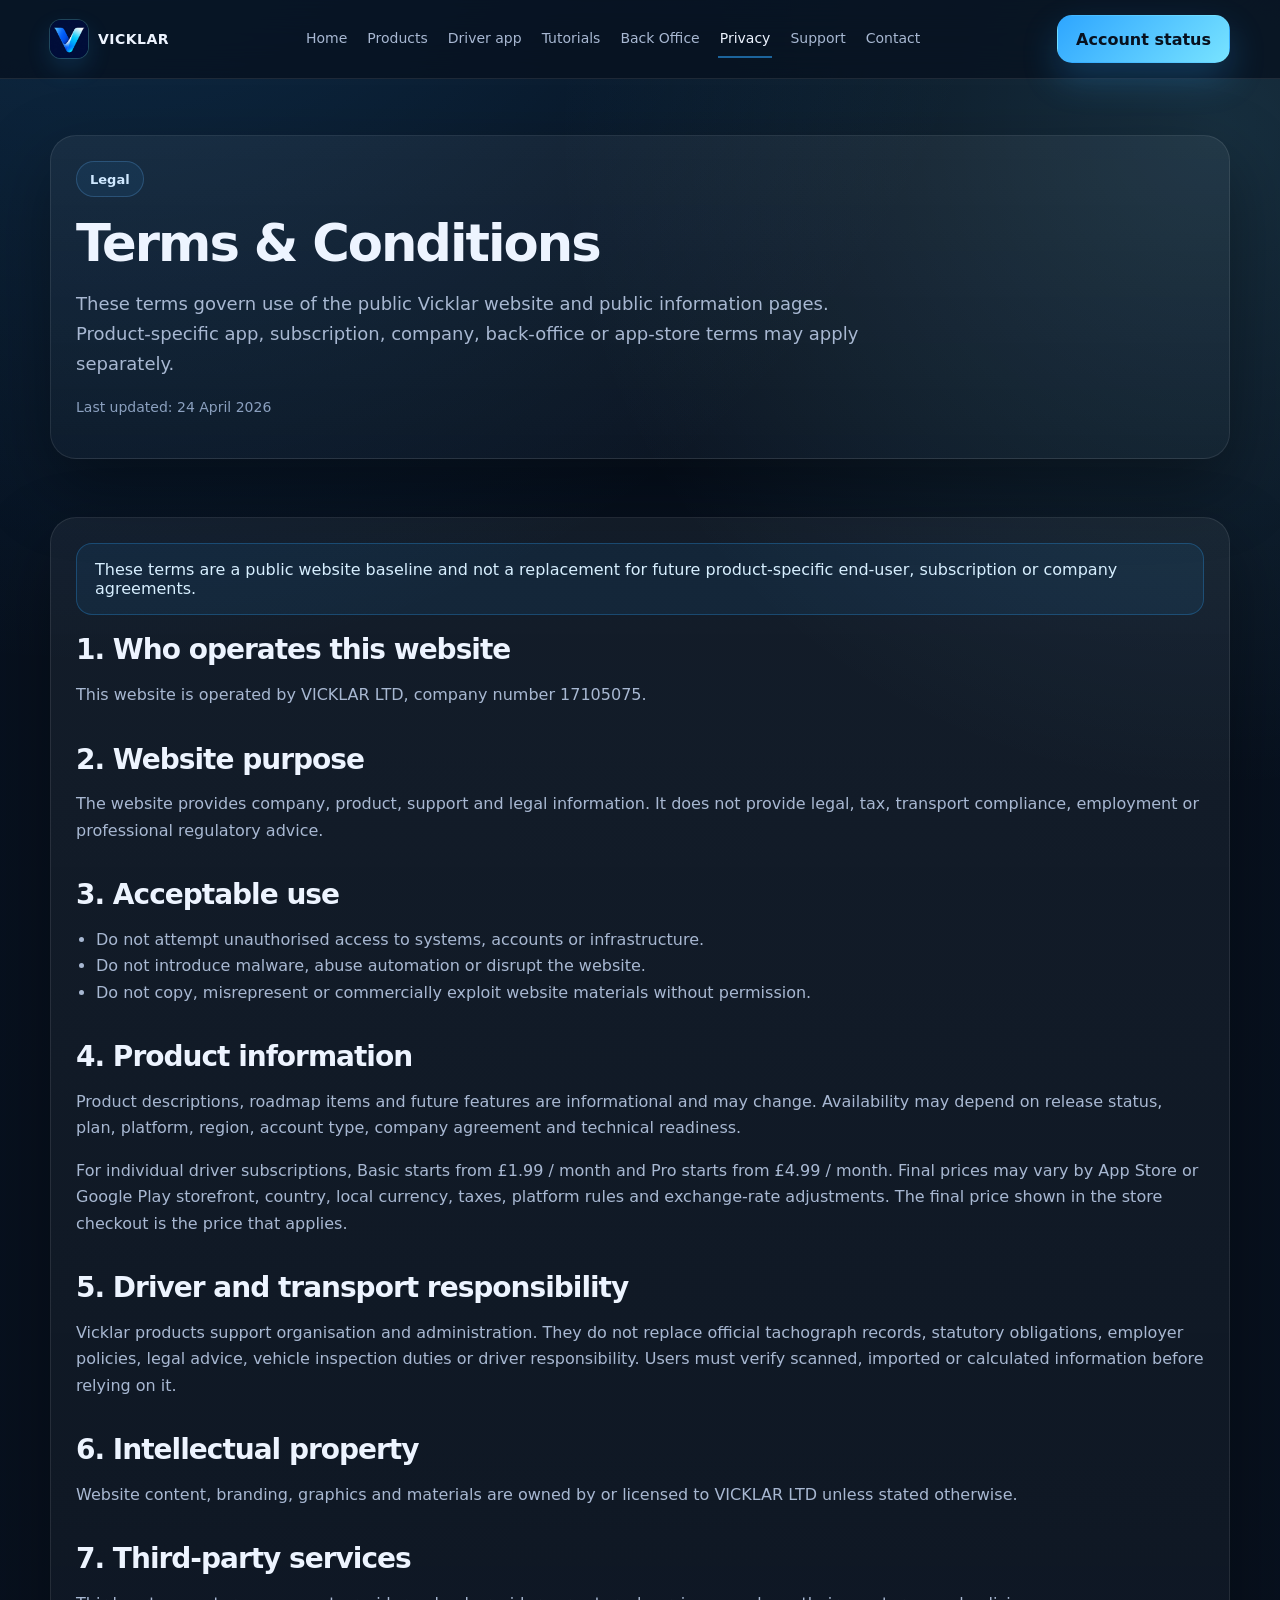
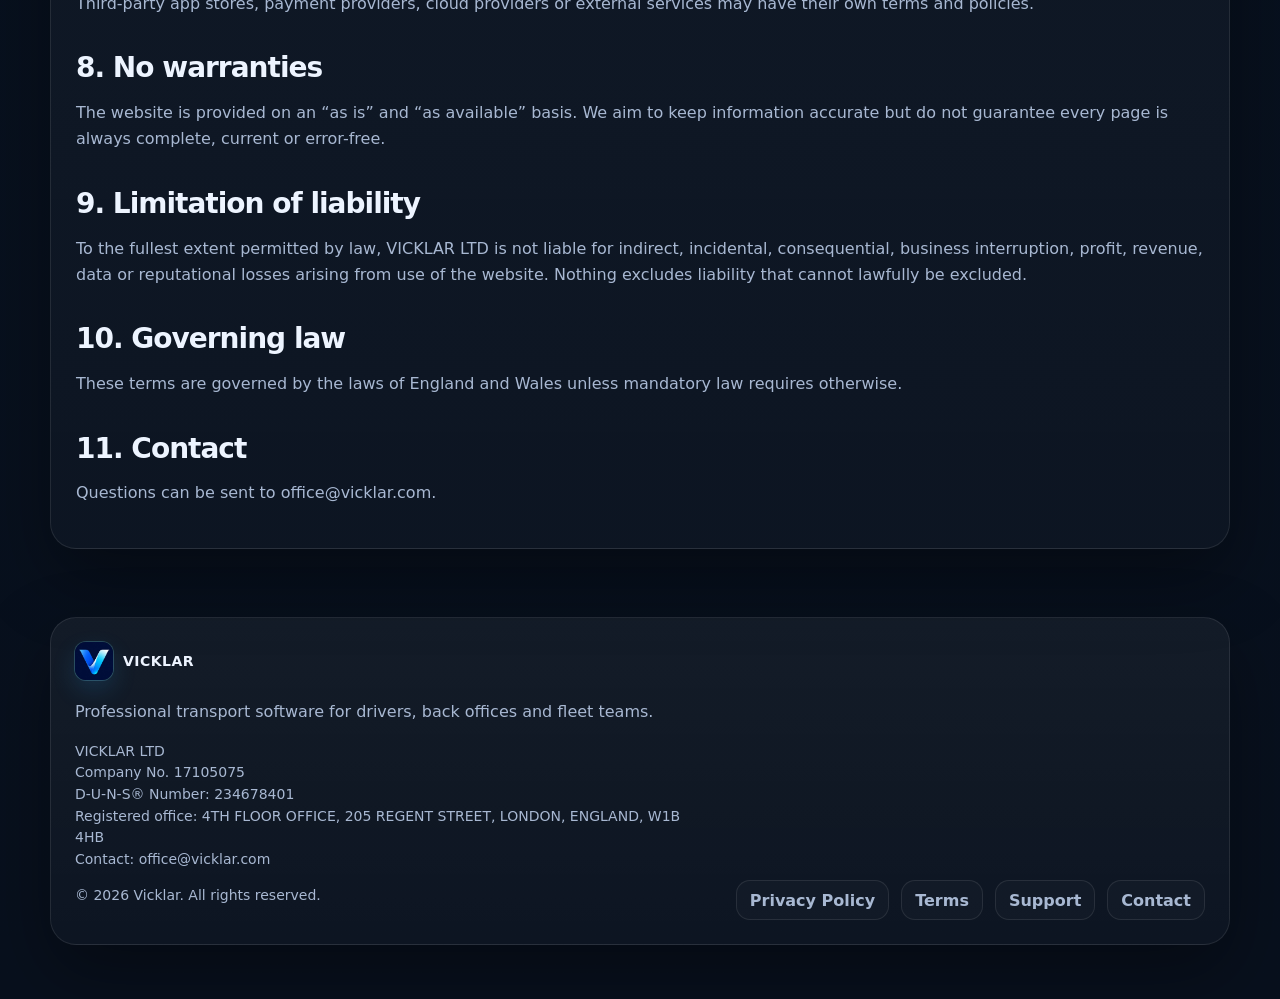
<file: terms-and-conditions.html>
<!doctype html>
<html lang="en"><head><meta charset="utf-8"><meta name="viewport" content="width=device-width, initial-scale=1">
<title>Vicklar Terms &amp; Conditions</title><meta name="description" content="Terms and Conditions for the Vicklar public website and product information pages."><meta name="theme-color" content="#07111f">
<link rel="icon" href="assets/img/vicklar-app-icon.png" type="image/png"><link rel="apple-touch-icon" href="assets/img/vicklar-app-icon.png"><link rel="canonical" href="https://www.vicklar.com/terms-and-conditions.html">
<meta property="og:title" content="Vicklar Terms &amp; Conditions"><meta property="og:description" content="Terms and Conditions for the Vicklar public website and product information pages."><meta property="og:type" content="website"><meta property="og:url" content="https://www.vicklar.com/terms-and-conditions.html"><meta property="og:image" content="https://www.vicklar.com/assets/img/og-card.svg"><meta name="twitter:card" content="summary_large_image"><link rel="stylesheet" href="assets/css/style.css"></head><body>
<header class="site-header"><div class="wrap site-nav"><a class="brand" href="index.html" aria-label="Vicklar home"><img src="assets/img/vicklar-app-icon.png" alt="Vicklar logo"><span>VICKLAR</span></a><nav class="nav-links" aria-label="Primary navigation"><a href="index.html" >Home</a><a href="products.html" >Products</a><a href="vicklar-driver.html" >Driver app</a><a href="tutorials.html" >Tutorials</a><a href="back-office.html" >Back Office</a><a href="privacy-policy.html" aria-current="page">Privacy</a><a href="support.html" >Support</a><a href="contact.html" >Contact</a></nav><div class="nav-actions"><a class="btn btn-primary" href="account.html">Account status</a></div><button class="menu-toggle" data-menu-toggle aria-expanded="false" aria-label="Open menu">☰</button></div><div class="wrap mobile-menu" data-mobile-menu><div class="stack"><a class="btn btn-secondary" href="index.html" >Home</a><a class="btn btn-secondary" href="products.html" >Products</a><a class="btn btn-secondary" href="vicklar-driver.html" >Driver app</a><a class="btn btn-secondary" href="tutorials.html" >Tutorials</a><a class="btn btn-secondary" href="back-office.html" >Back Office</a><a class="btn btn-secondary" href="privacy-policy.html" aria-current="page">Privacy</a><a class="btn btn-secondary" href="support.html" >Support</a><a class="btn btn-secondary" href="contact.html" >Contact</a><a class="btn btn-primary" href="account.html">Account status</a></div></div></header>
<main><section class="page-hero"><div class="wrap page-card"><div class="eyebrow">Legal</div><h1>Terms &amp; Conditions</h1><p class="lead">These terms govern use of the public Vicklar website and public information pages. Product-specific app, subscription, company, back-office or app-store terms may apply separately.</p><p class="meta">Last updated: 24 April 2026</p></div></section><section class="section"><div class="wrap page-card"><div class="content-stack"><div class="notice alt">These terms are a public website baseline and not a replacement for future product-specific end-user, subscription or company agreements.</div><section><h2>1. Who operates this website</h2><p>This website is operated by VICKLAR LTD, company number 17105075.</p></section><section><h2>2. Website purpose</h2><p>The website provides company, product, support and legal information. It does not provide legal, tax, transport compliance, employment or professional regulatory advice.</p></section><section><h2>3. Acceptable use</h2><ul><li>Do not attempt unauthorised access to systems, accounts or infrastructure.</li><li>Do not introduce malware, abuse automation or disrupt the website.</li><li>Do not copy, misrepresent or commercially exploit website materials without permission.</li></ul></section><section><h2>4. Product information</h2><p>Product descriptions, roadmap items and future features are informational and may change. Availability may depend on release status, plan, platform, region, account type, company agreement and technical readiness.</p><p>For individual driver subscriptions, Basic starts from £1.99 / month and Pro starts from £4.99 / month. Final prices may vary by App Store or Google Play storefront, country, local currency, taxes, platform rules and exchange-rate adjustments. The final price shown in the store checkout is the price that applies.</p></section><section><h2>5. Driver and transport responsibility</h2><p>Vicklar products support organisation and administration. They do not replace official tachograph records, statutory obligations, employer policies, legal advice, vehicle inspection duties or driver responsibility. Users must verify scanned, imported or calculated information before relying on it.</p></section><section><h2>6. Intellectual property</h2><p>Website content, branding, graphics and materials are owned by or licensed to VICKLAR LTD unless stated otherwise.</p></section><section><h2>7. Third-party services</h2><p>Third-party app stores, payment providers, cloud providers or external services may have their own terms and policies.</p></section><section><h2>8. No warranties</h2><p>The website is provided on an “as is” and “as available” basis. We aim to keep information accurate but do not guarantee every page is always complete, current or error-free.</p></section><section><h2>9. Limitation of liability</h2><p>To the fullest extent permitted by law, VICKLAR LTD is not liable for indirect, incidental, consequential, business interruption, profit, revenue, data or reputational losses arising from use of the website. Nothing excludes liability that cannot lawfully be excluded.</p></section><section><h2>10. Governing law</h2><p>These terms are governed by the laws of England and Wales unless mandatory law requires otherwise.</p></section><section><h2>11. Contact</h2><p>Questions can be sent to <a href="mailto:office@vicklar.com" data-mailto-fallback="office@vicklar.com">office@vicklar.com</a>.</p></section></div></div></section></main>
<footer class="site-footer"><div class="wrap panel footer-grid"><div><a class="brand" href="index.html"><img src="assets/img/vicklar-app-icon.png" alt="Vicklar logo"><span>VICKLAR</span></a><p>Professional transport software for drivers, back offices and fleet teams.</p><p class="legal-small">VICKLAR LTD<br>Company No. 17105075<br>D-U-N-S® Number: 234678401<br>Registered office: 4TH FLOOR OFFICE, 205 REGENT STREET, LONDON, ENGLAND, W1B 4HB<br>Contact: <a href="mailto:office@vicklar.com" data-mailto-fallback="office@vicklar.com">office@vicklar.com</a></p><p class="legal-small">© <span data-current-year></span> Vicklar. All rights reserved.</p></div><div class="footer-links"><a href="privacy-policy.html">Privacy Policy</a><a href="terms-and-conditions.html">Terms</a><a href="support.html">Support</a><a href="contact.html">Contact</a></div></div></footer><script src="assets/js/site.js"></script></body></html>
</file>
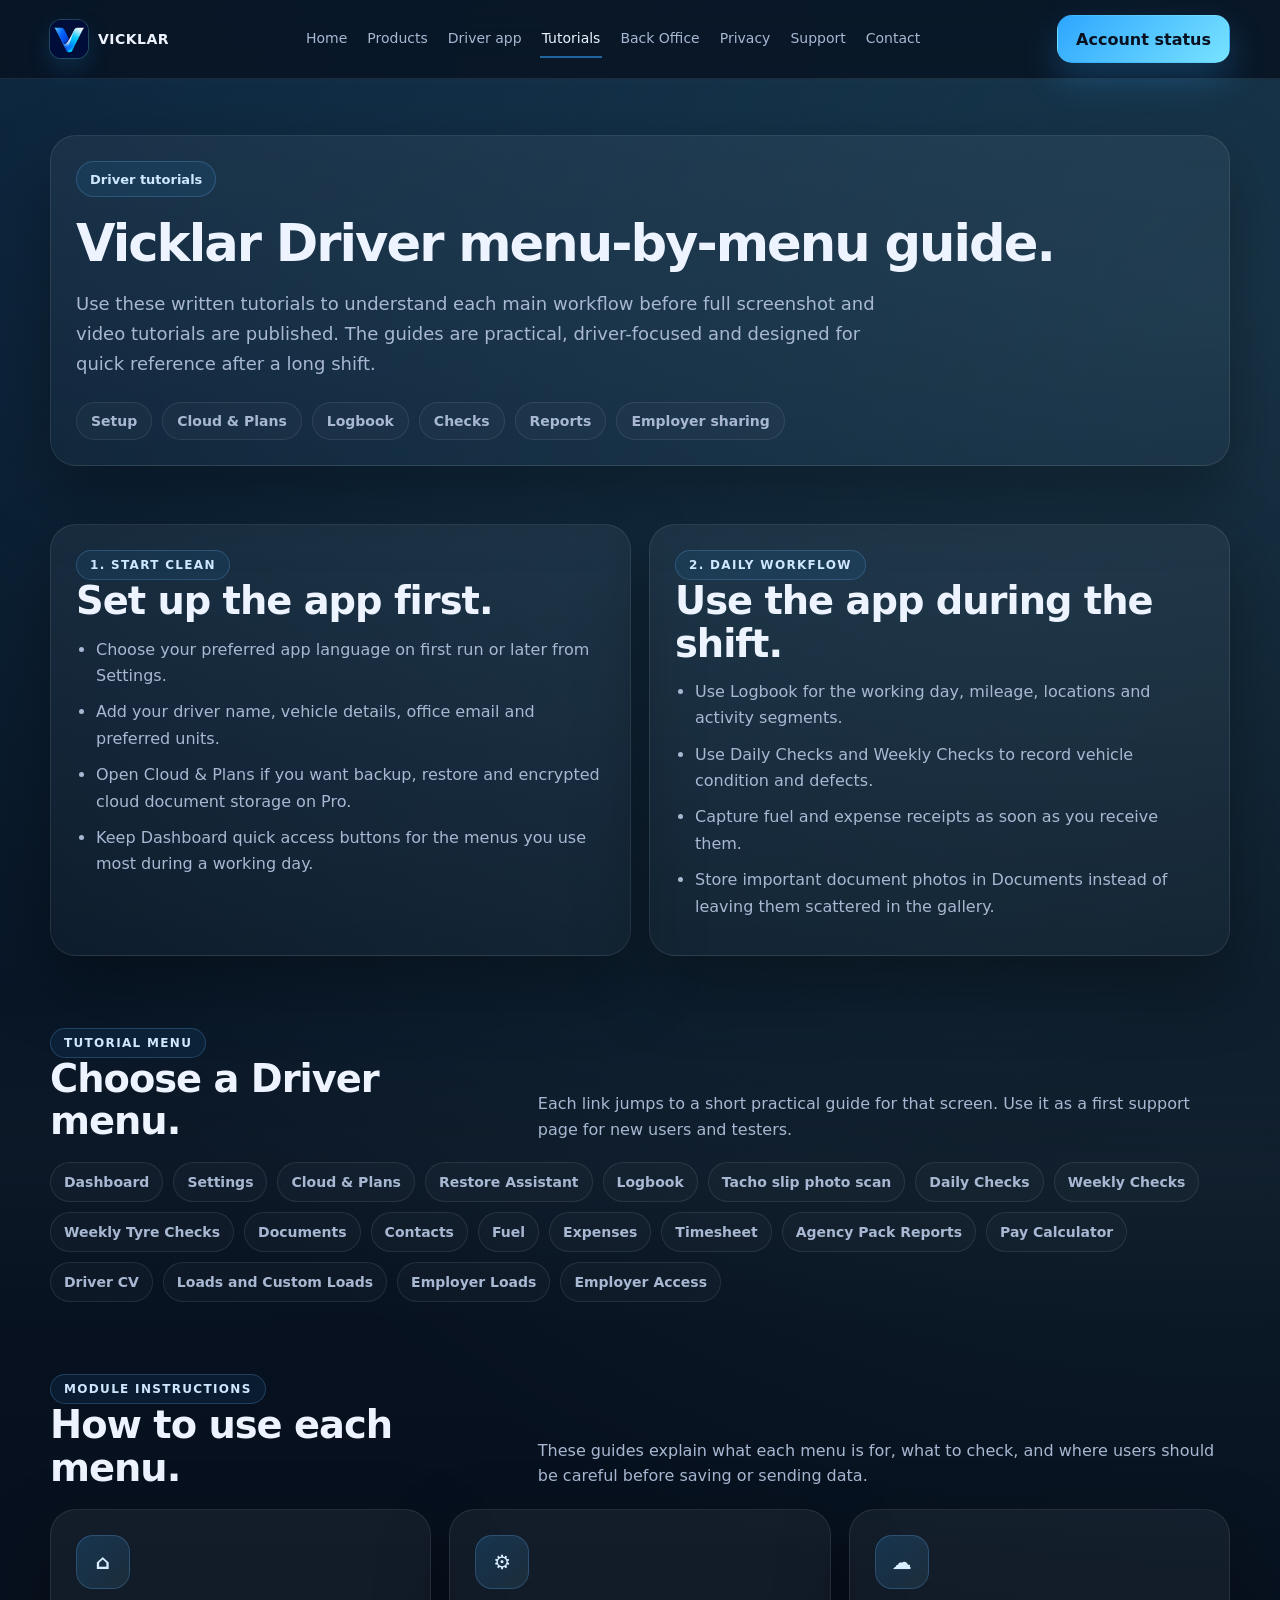
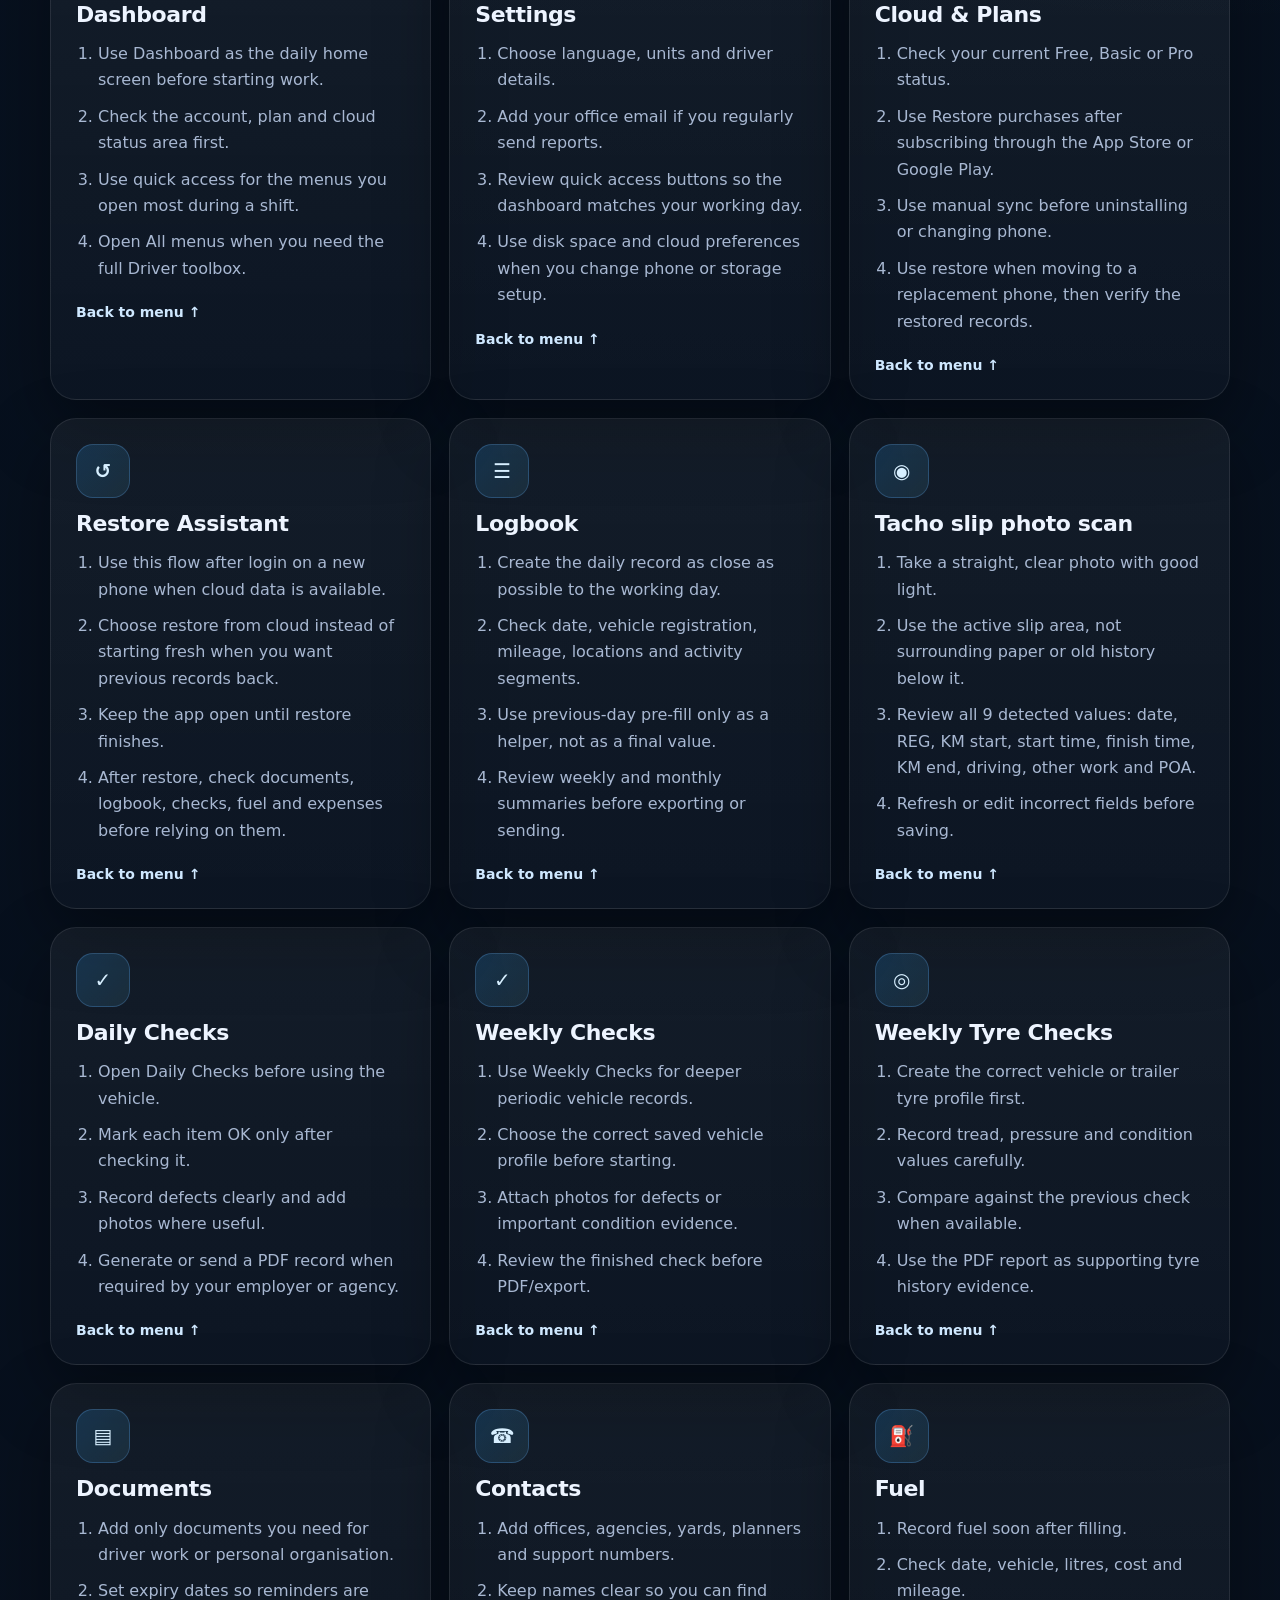
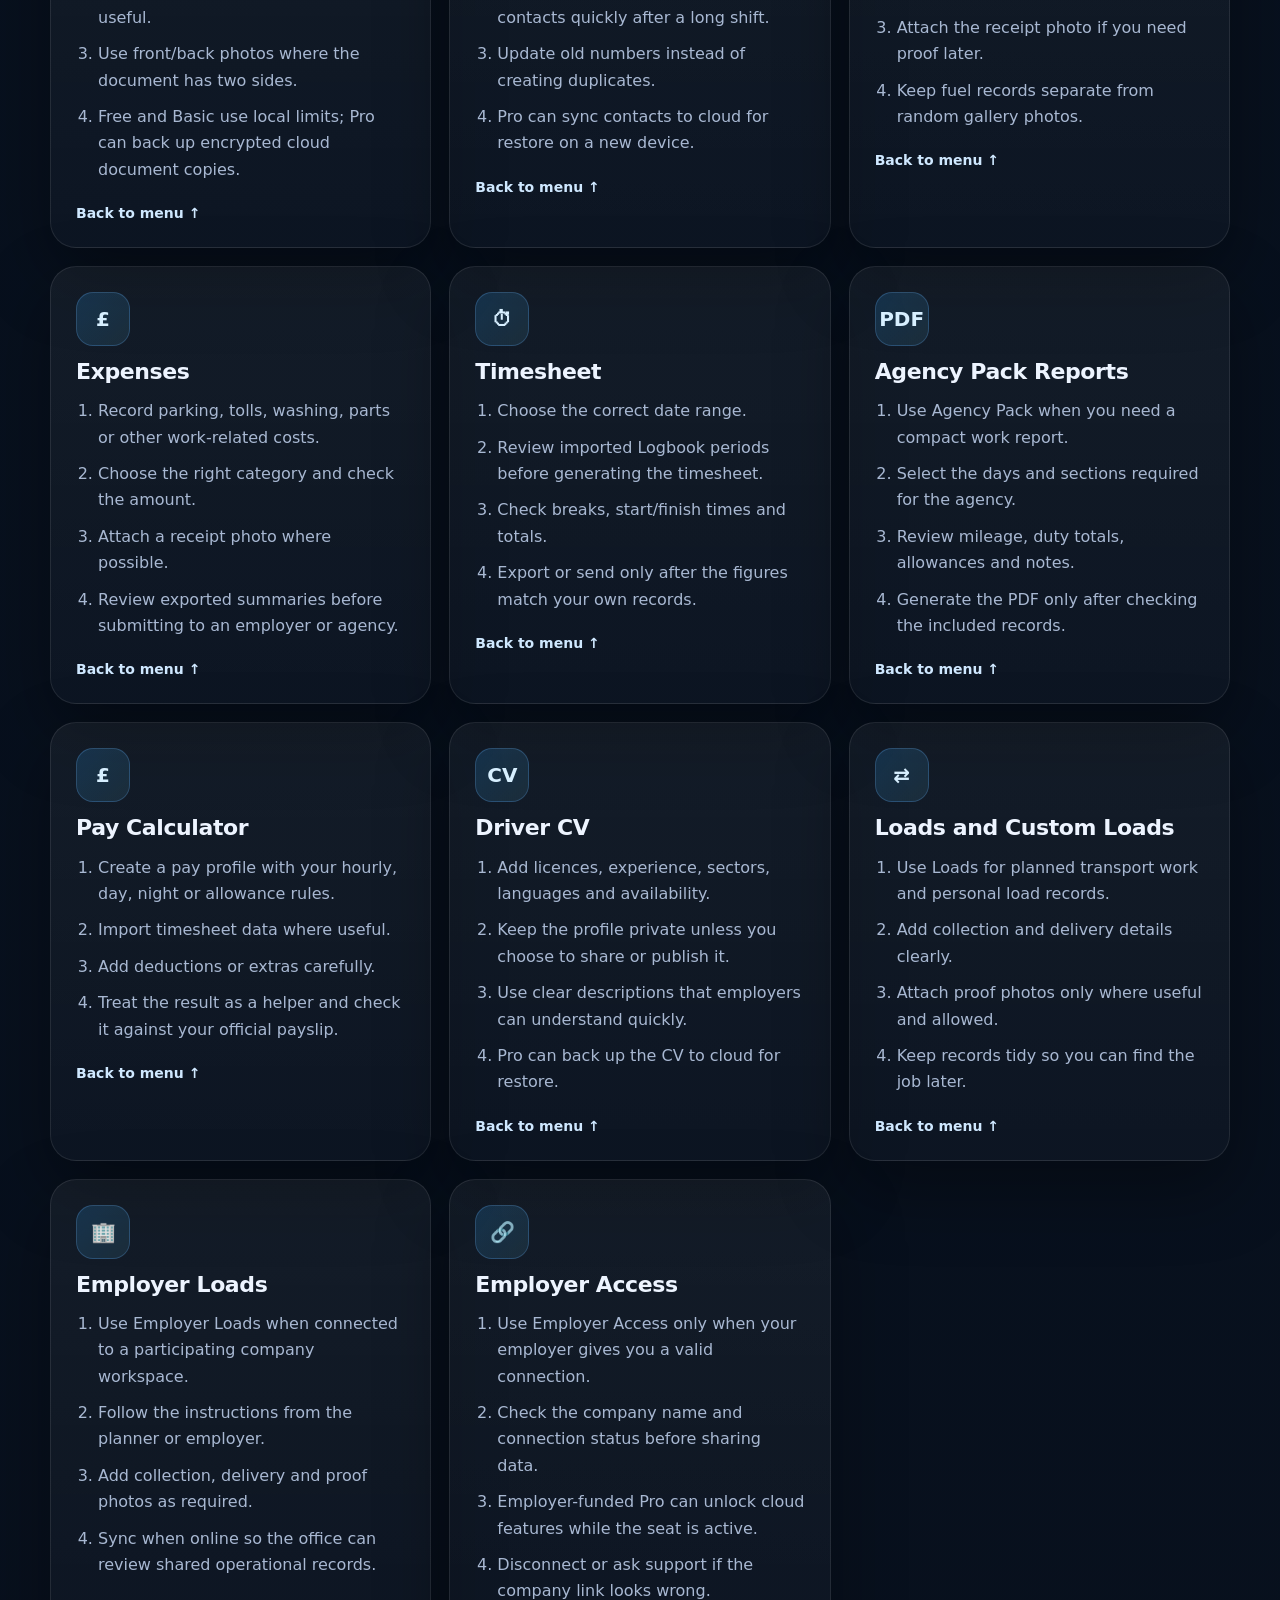
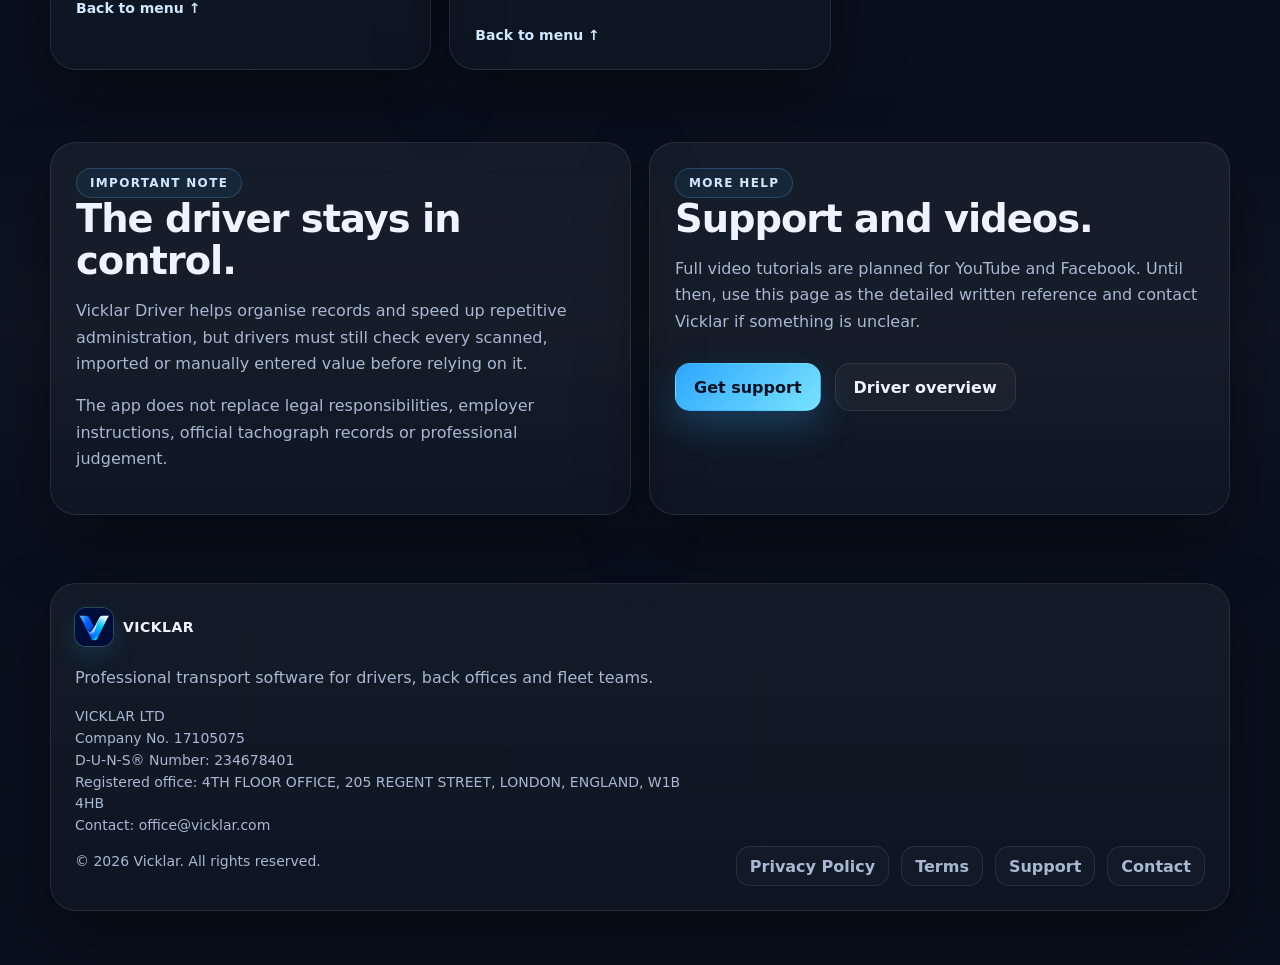
<file: tutorials.html>
<!doctype html>
<html lang="en"><head><meta charset="utf-8"><meta name="viewport" content="width=device-width, initial-scale=1">
<title>Vicklar Driver Tutorials — Quick start guide</title><meta name="description" content="Quick start tutorials for Vicklar Driver: setup, cloud plans, logbook, checks, documents, fuel, expenses, timesheet, Agency Pack and Pay Calculator."><meta name="theme-color" content="#07111f">
<link rel="icon" href="assets/img/vicklar-app-icon.png" type="image/png"><link rel="apple-touch-icon" href="assets/img/vicklar-app-icon.png"><link rel="canonical" href="https://www.vicklar.com/tutorials.html">
<meta property="og:title" content="Vicklar Driver Tutorials — Quick start guide"><meta property="og:description" content="Learn the main Vicklar Driver workflows before or after installing the app."><meta property="og:type" content="website"><meta property="og:url" content="https://www.vicklar.com/tutorials.html"><meta property="og:image" content="https://www.vicklar.com/assets/img/og-card.svg"><meta name="twitter:card" content="summary_large_image"><link rel="stylesheet" href="assets/css/style.css"></head><body>
<header class="site-header"><div class="wrap site-nav"><a class="brand" href="index.html" aria-label="Vicklar home"><img src="assets/img/vicklar-app-icon.png" alt="Vicklar logo"><span>VICKLAR</span></a><nav class="nav-links" aria-label="Primary navigation"><a href="index.html" >Home</a><a href="products.html" >Products</a><a href="vicklar-driver.html" >Driver app</a><a href="tutorials.html" aria-current="page">Tutorials</a><a href="back-office.html" >Back Office</a><a href="privacy-policy.html" >Privacy</a><a href="support.html" >Support</a><a href="contact.html" >Contact</a></nav><div class="nav-actions"><a class="btn btn-primary" href="account.html">Account status</a></div><button class="menu-toggle" data-menu-toggle aria-expanded="false" aria-label="Open menu">☰</button></div><div class="wrap mobile-menu" data-mobile-menu><div class="stack"><a class="btn btn-secondary" href="index.html" >Home</a><a class="btn btn-secondary" href="products.html" >Products</a><a class="btn btn-secondary" href="vicklar-driver.html" >Driver app</a><a class="btn btn-secondary" href="tutorials.html" aria-current="page">Tutorials</a><a class="btn btn-secondary" href="back-office.html" >Back Office</a><a class="btn btn-secondary" href="privacy-policy.html" >Privacy</a><a class="btn btn-secondary" href="support.html" >Support</a><a class="btn btn-secondary" href="contact.html" >Contact</a><a class="btn btn-primary" href="account.html">Account status</a></div></div></header>
<main>
<section class="page-hero">
<div class="wrap page-card">
<div class="eyebrow">Driver tutorials</div>
<h1>Vicklar Driver menu-by-menu guide.</h1>
<p class="lead">Use these written tutorials to understand each main workflow before full screenshot and video tutorials are published. The guides are practical, driver-focused and designed for quick reference after a long shift.</p>
<div class="badge-row">
<span class="badge">Setup</span>
<span class="badge">Cloud & Plans</span>
<span class="badge">Logbook</span>
<span class="badge">Checks</span>
<span class="badge">Reports</span>
<span class="badge">Employer sharing</span>
</div>
</div>
</section>
<section class="section">
<div class="wrap grid-2">
<article class="feature-card">
<span class="section-kicker">1. Start clean</span>
<h2>Set up the app first.</h2>
<ul class="check-list">
<li>Choose your preferred app language on first run or later from Settings.</li>
<li>Add your driver name, vehicle details, office email and preferred units.</li>
<li>Open Cloud & Plans if you want backup, restore and encrypted cloud document storage on Pro.</li>
<li>Keep Dashboard quick access buttons for the menus you use most during a working day.</li>
</ul>
</article>
<article class="feature-card">
<span class="section-kicker">2. Daily workflow</span>
<h2>Use the app during the shift.</h2>
<ul class="check-list">
<li>Use Logbook for the working day, mileage, locations and activity segments.</li>
<li>Use Daily Checks and Weekly Checks to record vehicle condition and defects.</li>
<li>Capture fuel and expense receipts as soon as you receive them.</li>
<li>Store important document photos in Documents instead of leaving them scattered in the gallery.</li>
</ul>
</article>
</div>
</section>
<section class="section section-alt" id="tutorial-menu">
<div class="wrap">
<div class="section-head">
<div>
<span class="section-kicker">Tutorial menu</span>
<h2>Choose a Driver menu.</h2>
</div>
<p>Each link jumps to a short practical guide for that screen. Use it as a first support page for new users and testers.</p>
</div>
<nav class="tutorial-nav" aria-label="Driver tutorial menu">
<a href="#dashboard">Dashboard</a><a href="#settings">Settings</a><a href="#cloud-plans">Cloud & Plans</a><a href="#restore-assistant">Restore Assistant</a><a href="#logbook">Logbook</a><a href="#tacho-scan">Tacho slip photo scan</a><a href="#daily-checks">Daily Checks</a><a href="#weekly-checks">Weekly Checks</a><a href="#tyre-checks">Weekly Tyre Checks</a><a href="#documents">Documents</a><a href="#contacts">Contacts</a><a href="#fuel">Fuel</a><a href="#expenses">Expenses</a><a href="#timesheet">Timesheet</a><a href="#agency-pack">Agency Pack Reports</a><a href="#pay-calculator">Pay Calculator</a><a href="#driver-cv">Driver CV</a><a href="#loads">Loads and Custom Loads</a><a href="#employer-loads">Employer Loads</a><a href="#employer-access">Employer Access</a>
</nav>
</div>
</section>
<section class="section">
<div class="wrap">
<div class="section-head">
<div>
<span class="section-kicker">Module instructions</span>
<h2>How to use each menu.</h2>
</div>
<p>These guides explain what each menu is for, what to check, and where users should be careful before saving or sending data.</p>
</div>
<div class="grid-3 tutorial-grid">
<article class="feature-card tutorial-card" id="dashboard">
<div class="feature-icon">⌂</div>
<h3>Dashboard</h3>
<ol class="clean-list">
<li>Use Dashboard as the daily home screen before starting work.</li><li>Check the account, plan and cloud status area first.</li><li>Use quick access for the menus you open most during a shift.</li><li>Open All menus when you need the full Driver toolbox.</li>
</ol>
<a class="tutorial-back" href="#tutorial-menu">Back to menu ↑</a>
</article>
<article class="feature-card tutorial-card" id="settings">
<div class="feature-icon">⚙</div>
<h3>Settings</h3>
<ol class="clean-list">
<li>Choose language, units and driver details.</li><li>Add your office email if you regularly send reports.</li><li>Review quick access buttons so the dashboard matches your working day.</li><li>Use disk space and cloud preferences when you change phone or storage setup.</li>
</ol>
<a class="tutorial-back" href="#tutorial-menu">Back to menu ↑</a>
</article>
<article class="feature-card tutorial-card" id="cloud-plans">
<div class="feature-icon">☁</div>
<h3>Cloud & Plans</h3>
<ol class="clean-list">
<li>Check your current Free, Basic or Pro status.</li><li>Use Restore purchases after subscribing through the App Store or Google Play.</li><li>Use manual sync before uninstalling or changing phone.</li><li>Use restore when moving to a replacement phone, then verify the restored records.</li>
</ol>
<a class="tutorial-back" href="#tutorial-menu">Back to menu ↑</a>
</article>
<article class="feature-card tutorial-card" id="restore-assistant">
<div class="feature-icon">↺</div>
<h3>Restore Assistant</h3>
<ol class="clean-list">
<li>Use this flow after login on a new phone when cloud data is available.</li><li>Choose restore from cloud instead of starting fresh when you want previous records back.</li><li>Keep the app open until restore finishes.</li><li>After restore, check documents, logbook, checks, fuel and expenses before relying on them.</li>
</ol>
<a class="tutorial-back" href="#tutorial-menu">Back to menu ↑</a>
</article>
<article class="feature-card tutorial-card" id="logbook">
<div class="feature-icon">☰</div>
<h3>Logbook</h3>
<ol class="clean-list">
<li>Create the daily record as close as possible to the working day.</li><li>Check date, vehicle registration, mileage, locations and activity segments.</li><li>Use previous-day pre-fill only as a helper, not as a final value.</li><li>Review weekly and monthly summaries before exporting or sending.</li>
</ol>
<a class="tutorial-back" href="#tutorial-menu">Back to menu ↑</a>
</article>
<article class="feature-card tutorial-card" id="tacho-scan">
<div class="feature-icon">◉</div>
<h3>Tacho slip photo scan</h3>
<ol class="clean-list">
<li>Take a straight, clear photo with good light.</li><li>Use the active slip area, not surrounding paper or old history below it.</li><li>Review all 9 detected values: date, REG, KM start, start time, finish time, KM end, driving, other work and POA.</li><li>Refresh or edit incorrect fields before saving.</li>
</ol>
<a class="tutorial-back" href="#tutorial-menu">Back to menu ↑</a>
</article>
<article class="feature-card tutorial-card" id="daily-checks">
<div class="feature-icon">✓</div>
<h3>Daily Checks</h3>
<ol class="clean-list">
<li>Open Daily Checks before using the vehicle.</li><li>Mark each item OK only after checking it.</li><li>Record defects clearly and add photos where useful.</li><li>Generate or send a PDF record when required by your employer or agency.</li>
</ol>
<a class="tutorial-back" href="#tutorial-menu">Back to menu ↑</a>
</article>
<article class="feature-card tutorial-card" id="weekly-checks">
<div class="feature-icon">✓</div>
<h3>Weekly Checks</h3>
<ol class="clean-list">
<li>Use Weekly Checks for deeper periodic vehicle records.</li><li>Choose the correct saved vehicle profile before starting.</li><li>Attach photos for defects or important condition evidence.</li><li>Review the finished check before PDF/export.</li>
</ol>
<a class="tutorial-back" href="#tutorial-menu">Back to menu ↑</a>
</article>
<article class="feature-card tutorial-card" id="tyre-checks">
<div class="feature-icon">◎</div>
<h3>Weekly Tyre Checks</h3>
<ol class="clean-list">
<li>Create the correct vehicle or trailer tyre profile first.</li><li>Record tread, pressure and condition values carefully.</li><li>Compare against the previous check when available.</li><li>Use the PDF report as supporting tyre history evidence.</li>
</ol>
<a class="tutorial-back" href="#tutorial-menu">Back to menu ↑</a>
</article>
<article class="feature-card tutorial-card" id="documents">
<div class="feature-icon">▤</div>
<h3>Documents</h3>
<ol class="clean-list">
<li>Add only documents you need for driver work or personal organisation.</li><li>Set expiry dates so reminders are useful.</li><li>Use front/back photos where the document has two sides.</li><li>Free and Basic use local limits; Pro can back up encrypted cloud document copies.</li>
</ol>
<a class="tutorial-back" href="#tutorial-menu">Back to menu ↑</a>
</article>
<article class="feature-card tutorial-card" id="contacts">
<div class="feature-icon">☎</div>
<h3>Contacts</h3>
<ol class="clean-list">
<li>Add offices, agencies, yards, planners and support numbers.</li><li>Keep names clear so you can find contacts quickly after a long shift.</li><li>Update old numbers instead of creating duplicates.</li><li>Pro can sync contacts to cloud for restore on a new device.</li>
</ol>
<a class="tutorial-back" href="#tutorial-menu">Back to menu ↑</a>
</article>
<article class="feature-card tutorial-card" id="fuel">
<div class="feature-icon">⛽</div>
<h3>Fuel</h3>
<ol class="clean-list">
<li>Record fuel soon after filling.</li><li>Check date, vehicle, litres, cost and mileage.</li><li>Attach the receipt photo if you need proof later.</li><li>Keep fuel records separate from random gallery photos.</li>
</ol>
<a class="tutorial-back" href="#tutorial-menu">Back to menu ↑</a>
</article>
<article class="feature-card tutorial-card" id="expenses">
<div class="feature-icon">£</div>
<h3>Expenses</h3>
<ol class="clean-list">
<li>Record parking, tolls, washing, parts or other work-related costs.</li><li>Choose the right category and check the amount.</li><li>Attach a receipt photo where possible.</li><li>Review exported summaries before submitting to an employer or agency.</li>
</ol>
<a class="tutorial-back" href="#tutorial-menu">Back to menu ↑</a>
</article>
<article class="feature-card tutorial-card" id="timesheet">
<div class="feature-icon">⏱</div>
<h3>Timesheet</h3>
<ol class="clean-list">
<li>Choose the correct date range.</li><li>Review imported Logbook periods before generating the timesheet.</li><li>Check breaks, start/finish times and totals.</li><li>Export or send only after the figures match your own records.</li>
</ol>
<a class="tutorial-back" href="#tutorial-menu">Back to menu ↑</a>
</article>
<article class="feature-card tutorial-card" id="agency-pack">
<div class="feature-icon">PDF</div>
<h3>Agency Pack Reports</h3>
<ol class="clean-list">
<li>Use Agency Pack when you need a compact work report.</li><li>Select the days and sections required for the agency.</li><li>Review mileage, duty totals, allowances and notes.</li><li>Generate the PDF only after checking the included records.</li>
</ol>
<a class="tutorial-back" href="#tutorial-menu">Back to menu ↑</a>
</article>
<article class="feature-card tutorial-card" id="pay-calculator">
<div class="feature-icon">£</div>
<h3>Pay Calculator</h3>
<ol class="clean-list">
<li>Create a pay profile with your hourly, day, night or allowance rules.</li><li>Import timesheet data where useful.</li><li>Add deductions or extras carefully.</li><li>Treat the result as a helper and check it against your official payslip.</li>
</ol>
<a class="tutorial-back" href="#tutorial-menu">Back to menu ↑</a>
</article>
<article class="feature-card tutorial-card" id="driver-cv">
<div class="feature-icon">CV</div>
<h3>Driver CV</h3>
<ol class="clean-list">
<li>Add licences, experience, sectors, languages and availability.</li><li>Keep the profile private unless you choose to share or publish it.</li><li>Use clear descriptions that employers can understand quickly.</li><li>Pro can back up the CV to cloud for restore.</li>
</ol>
<a class="tutorial-back" href="#tutorial-menu">Back to menu ↑</a>
</article>
<article class="feature-card tutorial-card" id="loads">
<div class="feature-icon">⇄</div>
<h3>Loads and Custom Loads</h3>
<ol class="clean-list">
<li>Use Loads for planned transport work and personal load records.</li><li>Add collection and delivery details clearly.</li><li>Attach proof photos only where useful and allowed.</li><li>Keep records tidy so you can find the job later.</li>
</ol>
<a class="tutorial-back" href="#tutorial-menu">Back to menu ↑</a>
</article>
<article class="feature-card tutorial-card" id="employer-loads">
<div class="feature-icon">🏢</div>
<h3>Employer Loads</h3>
<ol class="clean-list">
<li>Use Employer Loads when connected to a participating company workspace.</li><li>Follow the instructions from the planner or employer.</li><li>Add collection, delivery and proof photos as required.</li><li>Sync when online so the office can review shared operational records.</li>
</ol>
<a class="tutorial-back" href="#tutorial-menu">Back to menu ↑</a>
</article>
<article class="feature-card tutorial-card" id="employer-access">
<div class="feature-icon">🔗</div>
<h3>Employer Access</h3>
<ol class="clean-list">
<li>Use Employer Access only when your employer gives you a valid connection.</li><li>Check the company name and connection status before sharing data.</li><li>Employer-funded Pro can unlock cloud features while the seat is active.</li><li>Disconnect or ask support if the company link looks wrong.</li>
</ol>
<a class="tutorial-back" href="#tutorial-menu">Back to menu ↑</a>
</article>
</div>
</div>
</section>
<section class="section section-alt">
<div class="wrap grid-2">
<article class="feature-card">
<span class="section-kicker">Important note</span>
<h2>The driver stays in control.</h2>
<p>Vicklar Driver helps organise records and speed up repetitive administration, but drivers must still check every scanned, imported or manually entered value before relying on it.</p>
<p>The app does not replace legal responsibilities, employer instructions, official tachograph records or professional judgement.</p>
</article>
<article class="feature-card">
<span class="section-kicker">More help</span>
<h2>Support and videos.</h2>
<p>Full video tutorials are planned for YouTube and Facebook. Until then, use this page as the detailed written reference and contact Vicklar if something is unclear.</p>
<div class="hero-actions">
<a class="btn btn-primary" href="support.html">Get support</a>
<a class="btn btn-secondary" href="vicklar-driver.html">Driver overview</a>
</div>
</article>
</div>
</section>
</main>
<footer class="site-footer"><div class="wrap panel footer-grid"><div><a class="brand" href="index.html"><img src="assets/img/vicklar-app-icon.png" alt="Vicklar logo"><span>VICKLAR</span></a><p>Professional transport software for drivers, back offices and fleet teams.</p><p class="legal-small">VICKLAR LTD<br>Company No. 17105075<br>D-U-N-S® Number: 234678401<br>Registered office: 4TH FLOOR OFFICE, 205 REGENT STREET, LONDON, ENGLAND, W1B 4HB<br>Contact: <a href="mailto:office@vicklar.com" data-mailto-fallback="office@vicklar.com">office@vicklar.com</a></p><p class="legal-small">© <span data-current-year></span> Vicklar. All rights reserved.</p></div><div class="footer-links"><a href="privacy-policy.html">Privacy Policy</a><a href="terms-and-conditions.html">Terms</a><a href="support.html">Support</a><a href="contact.html">Contact</a></div></div></footer><script src="assets/js/site.js"></script></body></html>
</file>
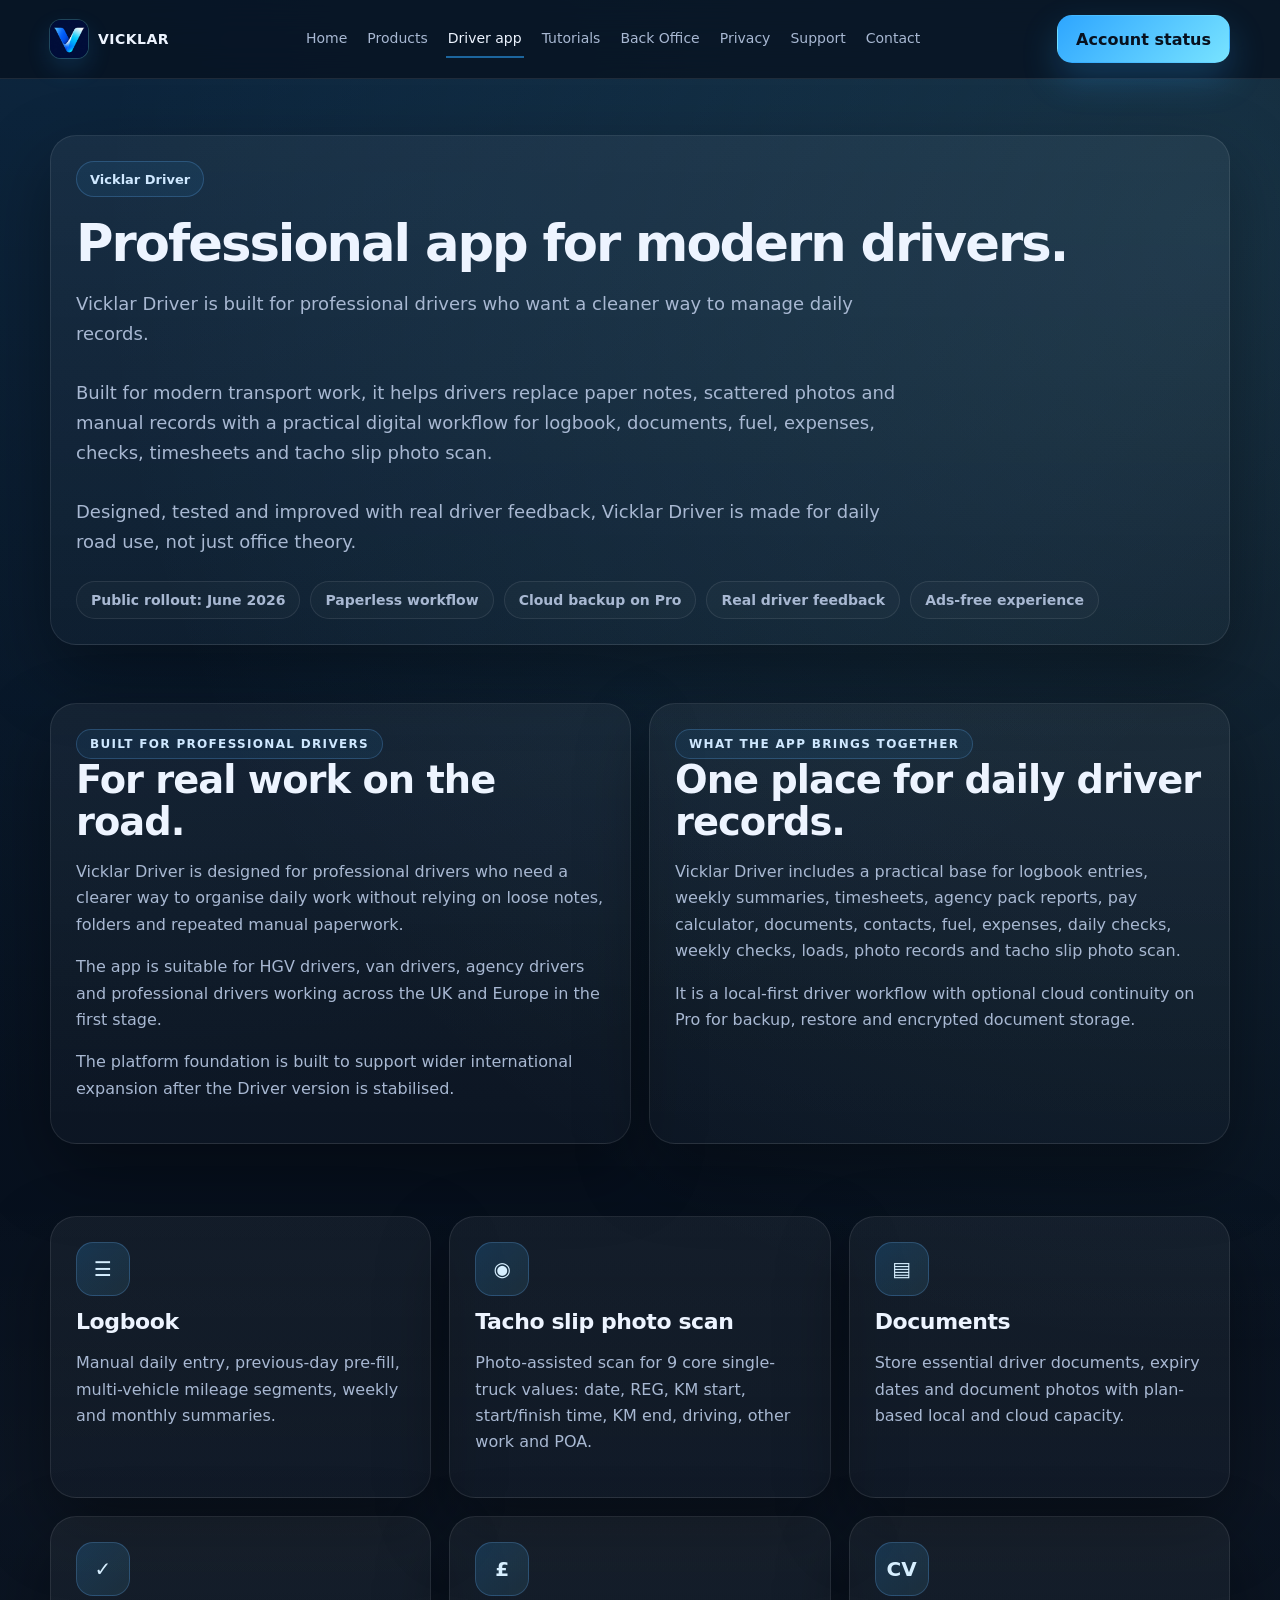
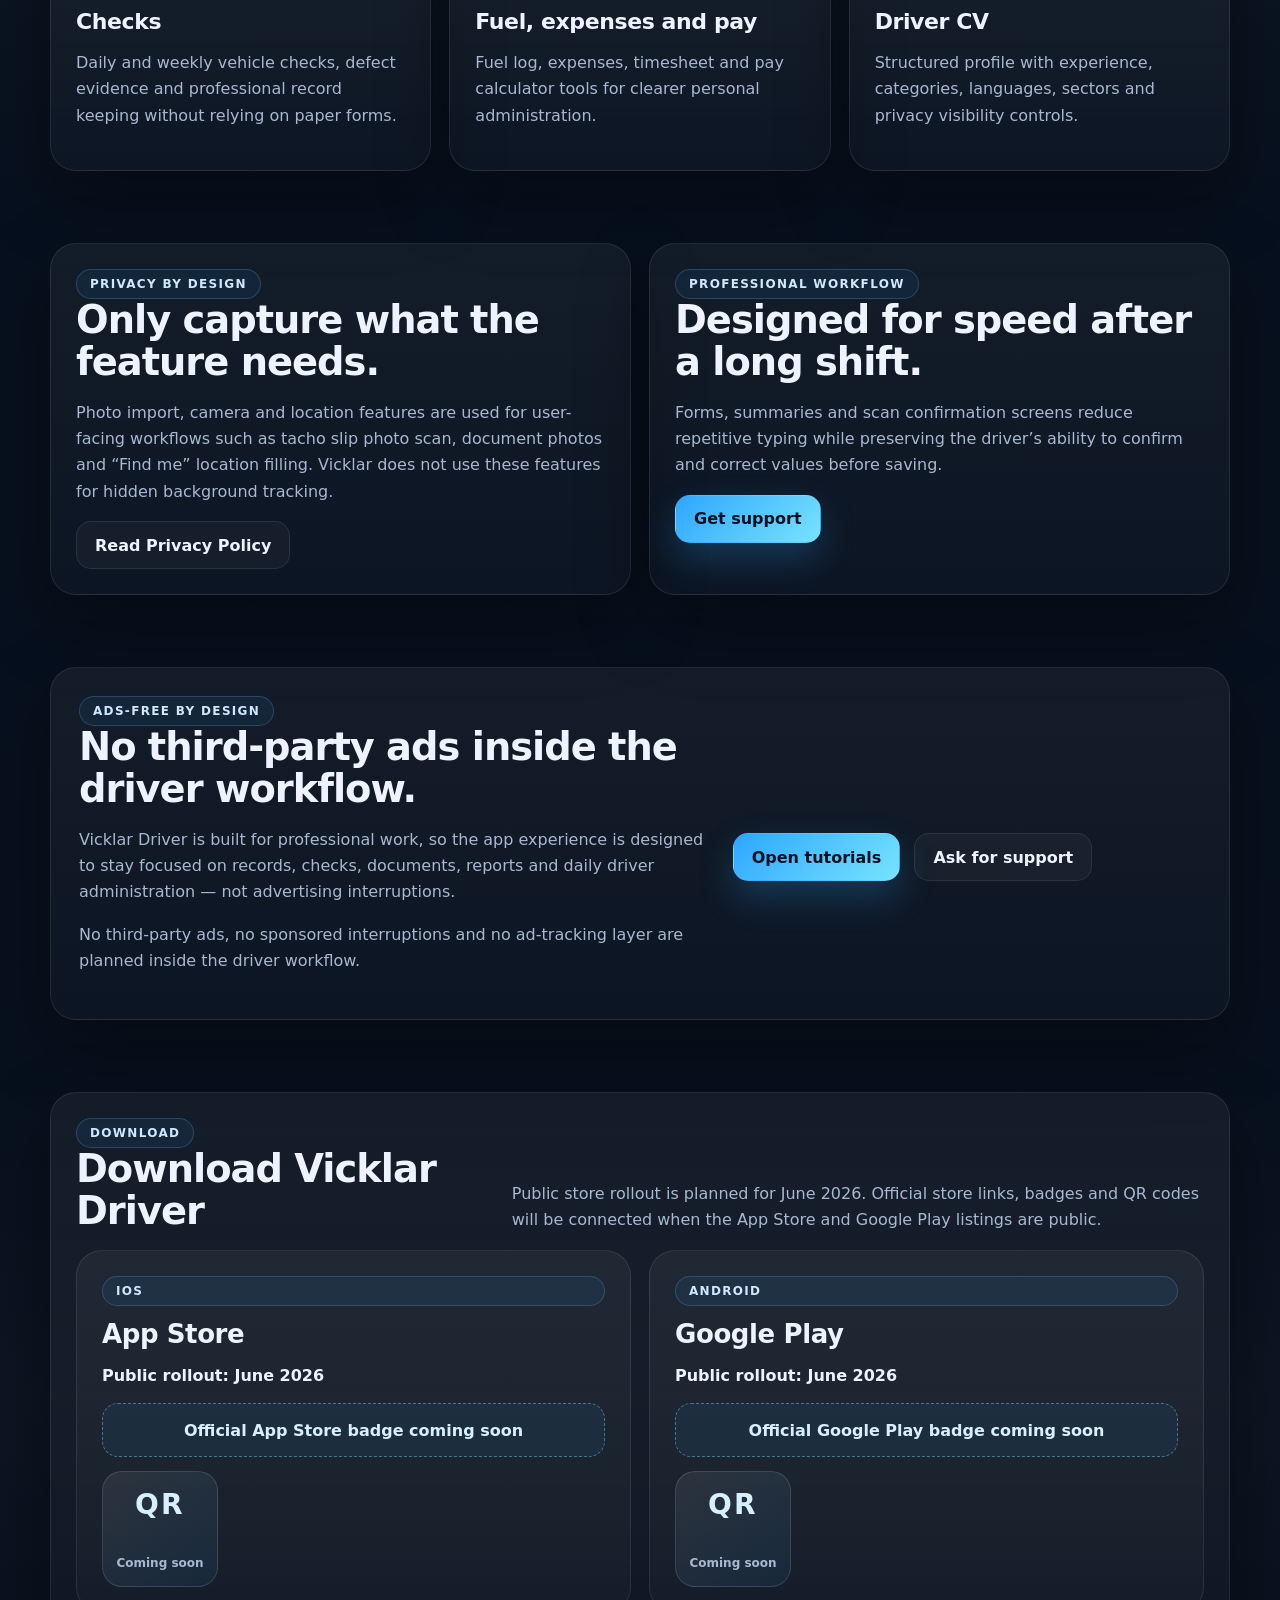
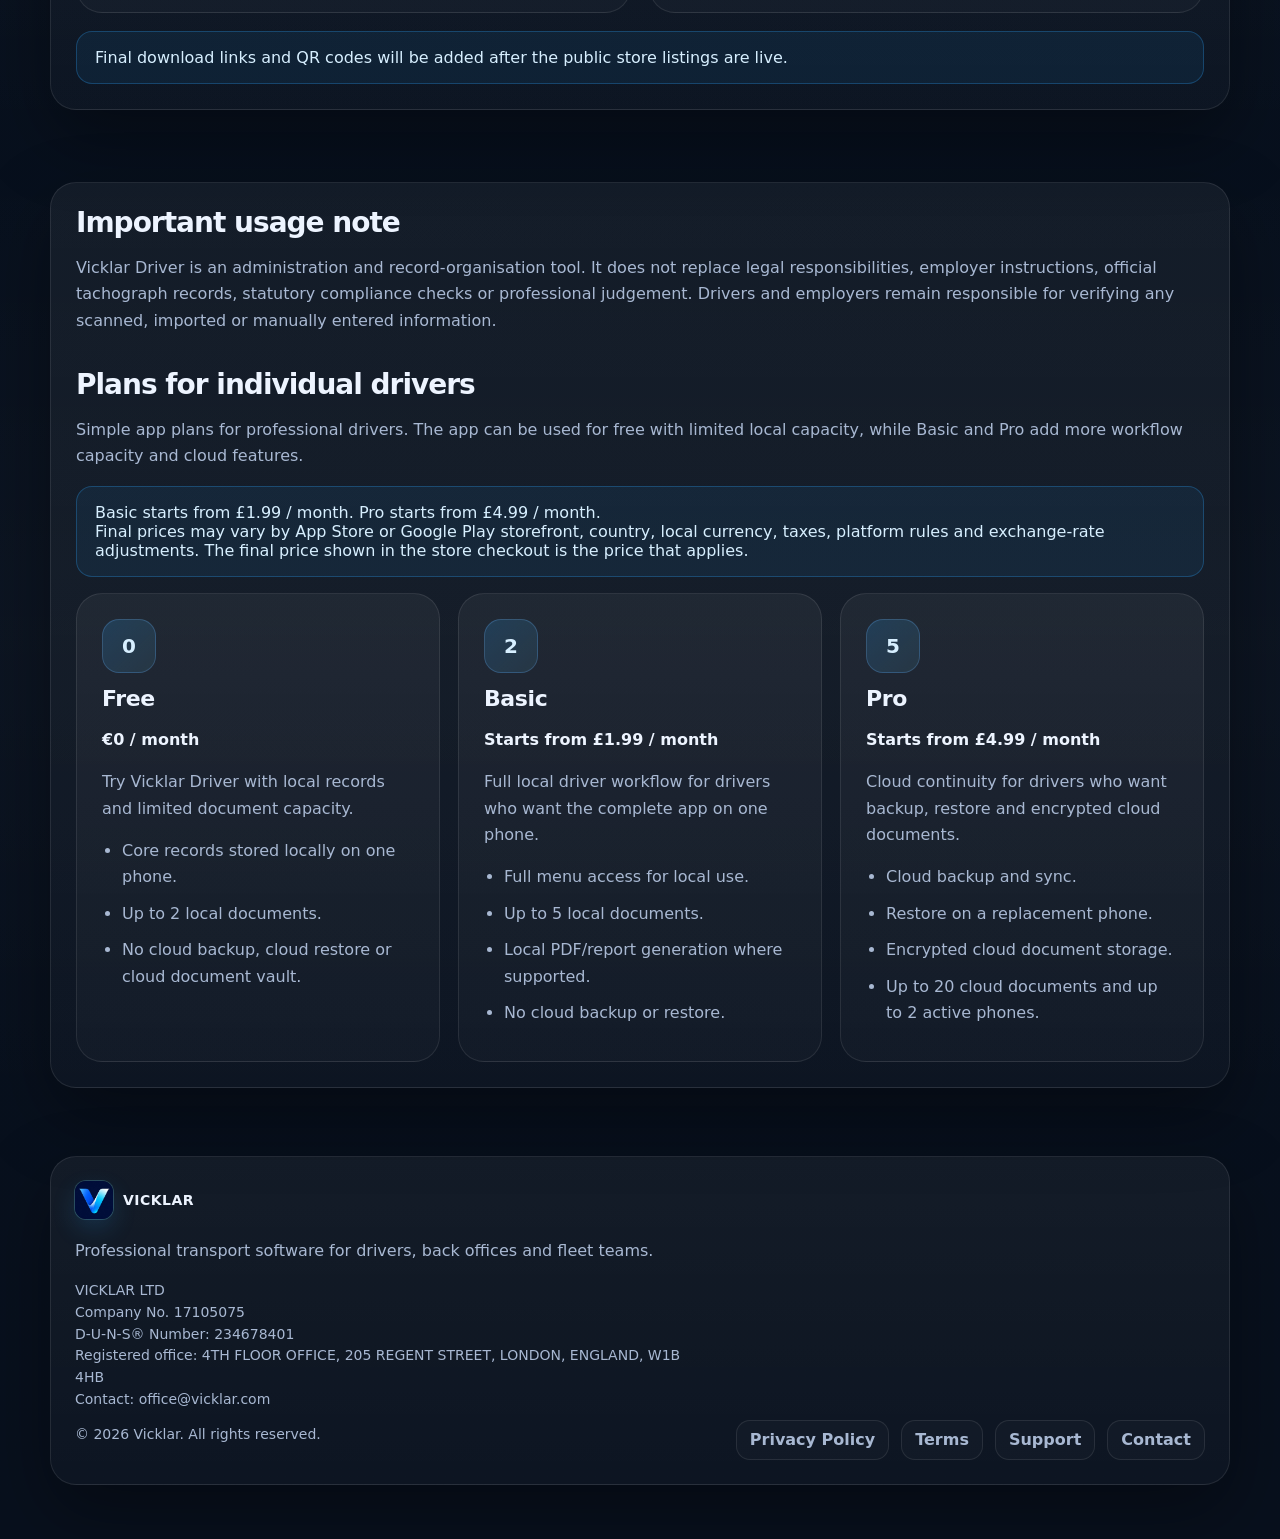
<file: vicklar-driver.html>
<!doctype html>
<html lang="en"><head><meta charset="utf-8"><meta name="viewport" content="width=device-width, initial-scale=1">
<title>Vicklar Driver — App for professional drivers</title><meta name="description" content="Vicklar Driver is a professional driver app for professional drivers, with logbook, tacho slip photo scan, documents, checks, expenses, fuel, timesheets and cloud-ready plans."><meta name="theme-color" content="#07111f">
<link rel="icon" href="assets/img/vicklar-app-icon.png" type="image/png"><link rel="apple-touch-icon" href="assets/img/vicklar-app-icon.png"><link rel="canonical" href="https://www.vicklar.com/vicklar-driver.html">
<meta property="og:title" content="Vicklar Driver — App for professional drivers"><meta property="og:description" content="Vicklar Driver is a professional driver app for professional drivers, with logbook, tacho slip photo scan, documents, checks, expenses, fuel, timesheets and cloud-ready plans."><meta property="og:type" content="website"><meta property="og:url" content="https://www.vicklar.com/vicklar-driver.html"><meta property="og:image" content="https://www.vicklar.com/assets/img/og-card.svg"><meta name="twitter:card" content="summary_large_image"><link rel="stylesheet" href="assets/css/style.css"></head><body>
<header class="site-header"><div class="wrap site-nav"><a class="brand" href="index.html" aria-label="Vicklar home"><img src="assets/img/vicklar-app-icon.png" alt="Vicklar logo"><span>VICKLAR</span></a><nav class="nav-links" aria-label="Primary navigation"><a href="index.html" >Home</a><a href="products.html" >Products</a><a href="vicklar-driver.html" aria-current="page">Driver app</a><a href="tutorials.html" >Tutorials</a><a href="back-office.html" >Back Office</a><a href="privacy-policy.html" >Privacy</a><a href="support.html" >Support</a><a href="contact.html" >Contact</a></nav><div class="nav-actions"><a class="btn btn-primary" href="account.html">Account status</a></div><button class="menu-toggle" data-menu-toggle aria-expanded="false" aria-label="Open menu">☰</button></div><div class="wrap mobile-menu" data-mobile-menu><div class="stack"><a class="btn btn-secondary" href="index.html" >Home</a><a class="btn btn-secondary" href="products.html" >Products</a><a class="btn btn-secondary" href="vicklar-driver.html" aria-current="page">Driver app</a><a class="btn btn-secondary" href="tutorials.html" >Tutorials</a><a class="btn btn-secondary" href="back-office.html" >Back Office</a><a class="btn btn-secondary" href="privacy-policy.html" >Privacy</a><a class="btn btn-secondary" href="support.html" >Support</a><a class="btn btn-secondary" href="contact.html" >Contact</a><a class="btn btn-primary" href="account.html">Account status</a></div></div></header>
<main>
<section class="page-hero">
<div class="wrap page-card">
<div class="eyebrow">Vicklar Driver</div>
<h1>Professional app for modern drivers.</h1>
<p class="lead">Vicklar Driver is built for professional drivers who want a cleaner way to manage daily records.<br><br>Built for modern transport work, it helps drivers replace paper notes, scattered photos and manual records with a practical digital workflow for logbook, documents, fuel, expenses, checks, timesheets and tacho slip photo scan.<br><br>Designed, tested and improved with real driver feedback, Vicklar Driver is made for daily road use, not just office theory.</p>
<div class="badge-row">
<span class="badge">Public rollout: June 2026</span>
<span class="badge">Paperless workflow</span>
<span class="badge">Cloud backup on Pro</span>
<span class="badge">Real driver feedback</span>
<span class="badge">Ads-free experience</span>
</div>
</div>
</section>
<section class="section">
<div class="wrap grid-2">
<article class="feature-card">
<span class="section-kicker">Built for professional drivers</span>
<h2>For real work on the road.</h2>
<p>Vicklar Driver is designed for professional drivers who need a clearer way to organise daily work without relying on loose notes, folders and repeated manual paperwork.</p>
<p>The app is suitable for HGV drivers, van drivers, agency drivers and professional drivers working across the UK and Europe in the first stage.</p>
<p>The platform foundation is built to support wider international expansion after the Driver version is stabilised.</p>
</article>
<article class="feature-card">
<span class="section-kicker">What the app brings together</span>
<h2>One place for daily driver records.</h2>
<p>Vicklar Driver includes a practical base for logbook entries, weekly summaries, timesheets, agency pack reports, pay calculator, documents, contacts, fuel, expenses, daily checks, weekly checks, loads, photo records and tacho slip photo scan.</p>
<p>It is a local-first driver workflow with optional cloud continuity on Pro for backup, restore and encrypted document storage.</p>
</article>
</div>
</section>
<section class="section section-alt">
<div class="wrap grid-3">
<article class="feature-card">
<div class="feature-icon">☰</div>
<h3>Logbook</h3>
<p>Manual daily entry, previous-day pre-fill, multi-vehicle mileage segments, weekly and monthly summaries.</p>
</article>
<article class="feature-card">
<div class="feature-icon">◉</div>
<h3>Tacho slip photo scan</h3>
<p>Photo-assisted scan for 9 core single-truck values: date, REG, KM start, start/finish time, KM end, driving, other work and POA.</p>
</article>
<article class="feature-card">
<div class="feature-icon">▤</div>
<h3>Documents</h3>
<p>Store essential driver documents, expiry dates and document photos with plan-based local and cloud capacity.</p>
</article>
<article class="feature-card">
<div class="feature-icon">✓</div>
<h3>Checks</h3>
<p>Daily and weekly vehicle checks, defect evidence and professional record keeping without relying on paper forms.</p>
</article>
<article class="feature-card">
<div class="feature-icon">£</div>
<h3>Fuel, expenses and pay</h3>
<p>Fuel log, expenses, timesheet and pay calculator tools for clearer personal administration.</p>
</article>
<article class="feature-card">
<div class="feature-icon">CV</div>
<h3>Driver CV</h3>
<p>Structured profile with experience, categories, languages, sectors and privacy visibility controls.</p>
</article>
</div>
</section>
<section class="section">
<div class="wrap grid-2">
<article class="feature-card">
<span class="section-kicker">Privacy by design</span>
<h2>Only capture what the feature needs.</h2>
<p>Photo import, camera and location features are used for user-facing workflows such as tacho slip photo scan, document photos and “Find me” location filling. Vicklar does not use these features for hidden background tracking.</p>
<a class="btn btn-secondary" href="privacy-policy.html">Read Privacy Policy</a>
</article>
<article class="feature-card">
<span class="section-kicker">Professional workflow</span>
<h2>Designed for speed after a long shift.</h2>
<p>Forms, summaries and scan confirmation screens reduce repetitive typing while preserving the driver’s ability to confirm and correct values before saving.</p>
<a class="btn btn-primary" href="support.html">Get support</a>
</article>
</div>
</section>
<section class="section">
<div class="wrap cta-panel">
<div>
<span class="section-kicker">Ads-free by design</span>
<h2>No third-party ads inside the driver workflow.</h2>
<p>Vicklar Driver is built for professional work, so the app experience is designed to stay focused on records, checks, documents, reports and daily driver administration — not advertising interruptions.</p>
<p>No third-party ads, no sponsored interruptions and no ad-tracking layer are planned inside the driver workflow.</p>
</div>
<div class="hero-actions">
<a class="btn btn-primary" href="tutorials.html">Open tutorials</a>
<a class="btn btn-secondary" href="support.html">Ask for support</a>
</div>
</div>
</section>
<section class="section section-alt">
<div class="wrap page-card store-section">
<div class="section-head">
<div>
<span class="section-kicker">Download</span>
<h2>Download Vicklar Driver</h2>
</div>
<p>Public store rollout is planned for June 2026. Official store links, badges and QR codes will be connected when the App Store and Google Play listings are public.</p>
</div>
<div class="store-grid">
<article class="feature-card store-card">
<span class="section-kicker">iOS</span>
<h3>App Store</h3>
<p><strong>Public rollout: June 2026</strong></p>
<div class="store-placeholder">Official App Store badge coming soon</div>
<div class="qr-placeholder"><span>QR</span><small>Coming soon</small></div>
</article>
<article class="feature-card store-card">
<span class="section-kicker">Android</span>
<h3>Google Play</h3>
<p><strong>Public rollout: June 2026</strong></p>
<div class="store-placeholder">Official Google Play badge coming soon</div>
<div class="qr-placeholder"><span>QR</span><small>Coming soon</small></div>
</article>
</div>
<div class="notice alt">Final download links and QR codes will be added after the public store listings are live.</div>
</div>
</section>
<section class="section section-alt">
<div class="wrap page-card">
<div class="content-stack">
<section>
<h2>Important usage note</h2>
<p>Vicklar Driver is an administration and record-organisation tool. It does not replace legal responsibilities, employer instructions, official tachograph records, statutory compliance checks or professional judgement. Drivers and employers remain responsible for verifying any scanned, imported or manually entered information.</p>
</section>
<section>
<h2>Plans for individual drivers</h2>
<p>Simple app plans for professional drivers. The app can be used for free with limited local capacity, while Basic and Pro add more workflow capacity and cloud features.</p>
<div class="notice alt">Basic starts from £1.99 / month. Pro starts from £4.99 / month.<br>Final prices may vary by App Store or Google Play storefront, country, local currency, taxes, platform rules and exchange-rate adjustments. The final price shown in the store checkout is the price that applies.</div>
<div class="grid-3">
<article class="feature-card">
<div class="feature-icon">0</div>
<h3>Free</h3>
<p><strong>€0 / month</strong></p>
<p>Try Vicklar Driver with local records and limited document capacity.</p>
<ul class="clean-list">
<li>Core records stored locally on one phone.</li>
<li>Up to 2 local documents.</li>
<li>No cloud backup, cloud restore or cloud document vault.</li>
</ul>
</article>
<article class="feature-card">
<div class="feature-icon">2</div>
<h3>Basic</h3>
<p><strong>Starts from £1.99 / month</strong></p>
<p>Full local driver workflow for drivers who want the complete app on one phone.</p>
<ul class="clean-list">
<li>Full menu access for local use.</li>
<li>Up to 5 local documents.</li>
<li>Local PDF/report generation where supported.</li>
<li>No cloud backup or restore.</li>
</ul>
</article>
<article class="feature-card">
<div class="feature-icon">5</div>
<h3>Pro</h3>
<p><strong>Starts from £4.99 / month</strong></p>
<p>Cloud continuity for drivers who want backup, restore and encrypted cloud documents.</p>
<ul class="clean-list">
<li>Cloud backup and sync.</li>
<li>Restore on a replacement phone.</li>
<li>Encrypted cloud document storage.</li>
<li>Up to 20 cloud documents and up to 2 active phones.</li>
</ul>
</article>
</div>
</section>
</div>
</div>
</section>
</main>
<footer class="site-footer"><div class="wrap panel footer-grid"><div><a class="brand" href="index.html"><img src="assets/img/vicklar-app-icon.png" alt="Vicklar logo"><span>VICKLAR</span></a><p>Professional transport software for drivers, back offices and fleet teams.</p><p class="legal-small">VICKLAR LTD<br>Company No. 17105075<br>D-U-N-S® Number: 234678401<br>Registered office: 4TH FLOOR OFFICE, 205 REGENT STREET, LONDON, ENGLAND, W1B 4HB<br>Contact: <a href="mailto:office@vicklar.com" data-mailto-fallback="office@vicklar.com">office@vicklar.com</a></p><p class="legal-small">© <span data-current-year></span> Vicklar. All rights reserved.</p></div><div class="footer-links"><a href="privacy-policy.html">Privacy Policy</a><a href="terms-and-conditions.html">Terms</a><a href="support.html">Support</a><a href="contact.html">Contact</a></div></div></footer><script src="assets/js/site.js"></script></body></html>
</file>
<file: assets/css/style.css>
:root{--bg:#07111f;--panel:#0f1a2d;--line:rgba(255,255,255,.09);--line2:rgba(105,181,255,.24);--text:#edf4ff;--muted:#a8b8d2;--soft:#8ba0bf;--brand:#2ea6ff;--brand2:#78e3ff;--ok:#7ce3a4;--shadow:0 28px 70px rgba(0,0,0,.35);--radius:26px;--max:1180px}*{box-sizing:border-box}html{scroll-behavior:smooth}body{margin:0;font-family:Inter,ui-sans-serif,system-ui,-apple-system,"Segoe UI",Roboto,Arial,sans-serif;color:var(--text);background:radial-gradient(circle at 8% -10%,rgba(46,166,255,.20),transparent 30%),radial-gradient(circle at 95% 5%,rgba(120,227,255,.14),transparent 24%),linear-gradient(180deg,var(--bg),#08101d 100%);min-height:100vh}img{display:block;max-width:100%}a{color:inherit;text-decoration:none}.wrap{width:min(calc(100% - 32px),var(--max));margin:0 auto}.site-header{position:sticky;top:0;z-index:50;border-bottom:1px solid var(--line);background:rgba(7,17,31,.78);backdrop-filter:blur(18px)}.site-nav{min-height:78px;display:flex;align-items:center;justify-content:space-between;gap:18px}.brand img{width:154px}.nav-links{display:flex;gap:16px;color:var(--muted);font-size:14px;flex-wrap:wrap}.nav-links a{padding:10px 2px;border-bottom:2px solid transparent}.nav-links a:hover,.nav-links a[aria-current="page"]{color:var(--text);border-color:rgba(46,166,255,.55)}.menu-toggle{display:none;width:44px;height:44px;border-radius:14px;border:1px solid var(--line);background:rgba(255,255,255,.03);color:var(--text)}.mobile-menu{display:none;padding:0 0 20px}.mobile-menu.open{display:block}.mobile-menu .stack{display:grid;gap:12px;padding-top:8px}.btn{display:inline-flex;align-items:center;justify-content:center;gap:10px;min-height:48px;padding:0 18px;border-radius:15px;border:1px solid transparent;font-weight:800}.btn:hover{transform:translateY(-1px)}.btn-primary{color:#07111f;background:linear-gradient(135deg,var(--brand),var(--brand2));box-shadow:0 16px 36px rgba(46,166,255,.24)}.btn-secondary{color:var(--text);border-color:var(--line);background:rgba(255,255,255,.035)}.hero{padding:68px 0 34px}.hero-grid{display:grid;grid-template-columns:1.12fr .88fr;gap:24px}.hero-card,.panel,.feature-card,.metric,.page-card,.cta-panel{background:linear-gradient(180deg,rgba(255,255,255,.052),rgba(255,255,255,.022));border:1px solid var(--line);border-radius:var(--radius);box-shadow:var(--shadow)}.hero-card{padding:36px}.eyebrow,.section-kicker{display:inline-flex;align-items:center;min-height:36px;padding:0 13px;border:1px solid var(--line2);border-radius:999px;color:#cfe8ff;background:rgba(46,166,255,.08);font-size:13px;font-weight:800}.section-kicker{min-height:30px;font-size:12px;text-transform:uppercase;letter-spacing:.11em}h1,h2,h3{margin:0;line-height:1.1}h1{margin-top:18px;font-size:clamp(42px,5.2vw,70px);letter-spacing:-2px;max-width:12ch}h2{font-size:clamp(30px,3vw,44px);letter-spacing:-1px}h3{font-size:22px;letter-spacing:-.4px}.lead{max-width:72ch;margin-top:18px;color:var(--muted);font-size:18px;line-height:1.65}.hero-actions{display:flex;flex-wrap:wrap;gap:14px;margin-top:28px}.badge-row{display:flex;flex-wrap:wrap;gap:10px;margin-top:24px}.badge{min-height:38px;display:inline-flex;align-items:center;padding:0 14px;border-radius:999px;border:1px solid var(--line);color:var(--muted);background:rgba(255,255,255,.025);font-size:14px;font-weight:700}.hero-side{display:grid;gap:16px}.metric{padding:22px}.metric-accent{border-color:rgba(46,166,255,.32);background:linear-gradient(180deg,rgba(46,166,255,.10),rgba(255,255,255,.02))}.metric strong{display:block;font-size:28px;margin-bottom:8px}.metric p,.feature-card p,.page-card p,.feature-card li,.page-card li,.cta-panel p{color:var(--muted);line-height:1.65}.section{padding:36px 0}.section-alt{background:linear-gradient(180deg,transparent,rgba(255,255,255,.018),transparent)}.section-head{display:flex;justify-content:space-between;align-items:end;gap:24px;margin-bottom:20px}.section-head p{margin:0;max-width:68ch;color:var(--muted);line-height:1.6}.grid-3{display:grid;grid-template-columns:repeat(3,1fr);gap:18px}.grid-2{display:grid;grid-template-columns:repeat(2,1fr);gap:18px}.product-grid{display:grid;gap:18px}.feature-card,.page-card{padding:25px}.feature-card-tall{display:grid;gap:14px;align-content:start}.feature-icon{width:54px;height:54px;display:grid;place-items:center;margin-bottom:14px;border-radius:17px;background:linear-gradient(135deg,rgba(46,166,255,.18),rgba(120,227,255,.09));border:1px solid var(--line2);color:#d7efff;font-size:20px;font-weight:900}.check-list,.clean-list{margin:14px 0 0;padding-left:20px}.check-list li,.clean-list li{margin:10px 0}.feature-row{display:flex;flex-wrap:wrap;gap:10px}.feature-row span{display:inline-flex;align-items:center;min-height:34px;padding:0 12px;border-radius:999px;border:1px solid var(--line);color:var(--muted);font-size:13px;background:rgba(255,255,255,.022)}.cta-panel{padding:28px;display:grid;grid-template-columns:1.15fr .85fr;gap:20px;align-items:center}.site-footer{padding:32px 0 54px}.footer-grid{display:grid;grid-template-columns:1.1fr .9fr;gap:18px;padding:24px}.footer-grid p{color:var(--muted);line-height:1.55}.footer-links{display:flex;flex-wrap:wrap;gap:12px;justify-content:flex-end;align-content:flex-end;align-self:end}.footer-links a{min-height:40px;padding:0 13px;display:inline-flex;align-items:center;border-radius:14px;border:1px solid var(--line);background:rgba(255,255,255,.02);color:var(--muted);font-weight:700}.legal-small{font-size:14px}.page-hero{padding:56px 0 22px}.page-card h1{max-width:none;font-size:clamp(36px,4vw,58px)}.page-card .meta{margin-top:12px;color:var(--soft);font-size:14px}.content-stack{display:grid;gap:20px}.content-stack h2{font-size:28px;margin-bottom:12px}.content-stack p,.content-stack li{color:var(--muted);line-height:1.65}.content-stack ul{padding-left:20px}.notice{padding:16px 18px;border-radius:16px;border:1px solid rgba(124,227,164,.24);background:rgba(124,227,164,.08);color:#d7ffe7}.notice.alt{border-color:rgba(46,166,255,.28);background:rgba(46,166,255,.08);color:#d7efff}.callout{padding:16px 18px;border-radius:16px;border:1px solid var(--line);background:rgba(255,255,255,.02)}.kv{display:grid;grid-template-columns:220px 1fr;gap:14px}.kv div{padding:12px 0;border-bottom:1px solid var(--line)}.soft{color:var(--soft)}.muted{color:var(--muted)}.notfound{min-height:70vh;display:grid;place-items:center;padding:40px 0}.notfound-card{max-width:680px;text-align:center}.compact{font-size:17px;max-width:65ch}.product-card-large{display:grid;gap:22px}.product-card-head{display:flex;justify-content:space-between;gap:20px;align-items:flex-start}.status-pill{display:inline-flex;align-items:center;min-height:34px;padding:0 12px;border-radius:999px;color:#d7efff;background:rgba(46,166,255,.08);border:1px solid rgba(46,166,255,.18);font-size:13px;font-weight:800}@media(max-width:1020px){.hero-grid,.grid-3,.grid-2,.cta-panel,.footer-grid{grid-template-columns:1fr}.section-head{flex-direction:column;align-items:flex-start}.footer-links{justify-content:flex-start}.product-card-head{flex-direction:column}.product-actions,.product-actions .btn{width:100%}}@media(max-width:900px){.nav-links,.nav-actions .btn{display:none}.menu-toggle{display:inline-flex}.brand img{width:132px}.hero{padding-top:40px}.hero-card,.feature-card,.page-card,.metric{padding:22px}.kv{grid-template-columns:1fr}h1{font-size:clamp(38px,11vw,54px)}}

/* Vicklar website refinements */
.page-card .grid-3{margin-top:16px}
.page-card .grid-3 .feature-card{box-shadow:none}
.feature-card strong{color:var(--text)}
@media(max-width:1020px){.page-card .grid-3{grid-template-columns:1fr}}

.tutorial-nav{display:flex;flex-wrap:wrap;gap:10px}.tutorial-nav a{min-height:40px;display:inline-flex;align-items:center;padding:0 13px;border-radius:999px;border:1px solid var(--line);background:rgba(255,255,255,.025);color:var(--muted);font-size:14px;font-weight:800}.tutorial-nav a:hover{color:var(--text);border-color:rgba(46,166,255,.45);background:rgba(46,166,255,.08)}.tutorial-grid{align-items:stretch}.tutorial-card{scroll-margin-top:96px}.tutorial-card .clean-list{padding-left:22px}.tutorial-back{display:inline-flex;margin-top:12px;color:#cfe8ff;font-weight:800;font-size:14px}.tutorial-back:hover{text-decoration:underline}

.mail-toast{position:fixed;left:50%;bottom:24px;z-index:1000;transform:translate(-50%,18px);opacity:0;pointer-events:none;padding:12px 16px;border-radius:14px;border:1px solid rgba(46,166,255,.28);background:rgba(15,26,45,.96);color:var(--text);box-shadow:var(--shadow);font-size:14px;font-weight:800;transition:opacity .18s ease,transform .18s ease}.mail-toast.show{opacity:1;transform:translate(-50%,0)}


/* fix423g website polish: app icon branding and balanced hero title */
.brand{display:inline-flex;align-items:center;gap:10px;font-weight:900;letter-spacing:.03em;color:var(--text)}
.brand img{width:38px;height:38px;border-radius:11px;object-fit:cover;box-shadow:0 0 0 1px rgba(120,227,255,.22),0 10px 24px rgba(46,166,255,.16)}
.brand span{font-size:14px;line-height:1}
.hero-card-large h1{font-size:clamp(28px,2.45vw,32px);letter-spacing:-.65px;line-height:1.12;max-width:22ch}
@media(max-width:900px){.brand img{width:34px;height:34px}.hero-card-large h1{font-size:clamp(30px,8vw,38px)}}


/* v19 release pricing + store rollout placeholders */
.store-section .section-head{margin-bottom:18px}
.store-grid{display:grid;grid-template-columns:repeat(2,1fr);gap:18px;margin:18px 0}
.store-card{display:grid;gap:14px;align-content:start;box-shadow:none}
.store-card h3{font-size:26px}
.store-card p{margin:0}
.store-placeholder{min-height:54px;display:flex;align-items:center;justify-content:center;padding:0 18px;border-radius:16px;border:1px dashed rgba(120,227,255,.42);background:rgba(46,166,255,.07);color:#d7efff;font-weight:900;text-align:center}
.qr-placeholder{width:116px;height:116px;display:grid;place-items:center;gap:2px;border-radius:20px;border:1px solid rgba(255,255,255,.12);background:linear-gradient(135deg,rgba(255,255,255,.08),rgba(46,166,255,.08));color:#d7efff;font-weight:900}
.qr-placeholder span{font-size:28px;letter-spacing:.08em}
.qr-placeholder small{font-size:12px;color:var(--muted);font-weight:800}
@media(max-width:900px){.store-grid{grid-template-columns:1fr}.qr-placeholder{width:100%;height:96px}}
</file>
